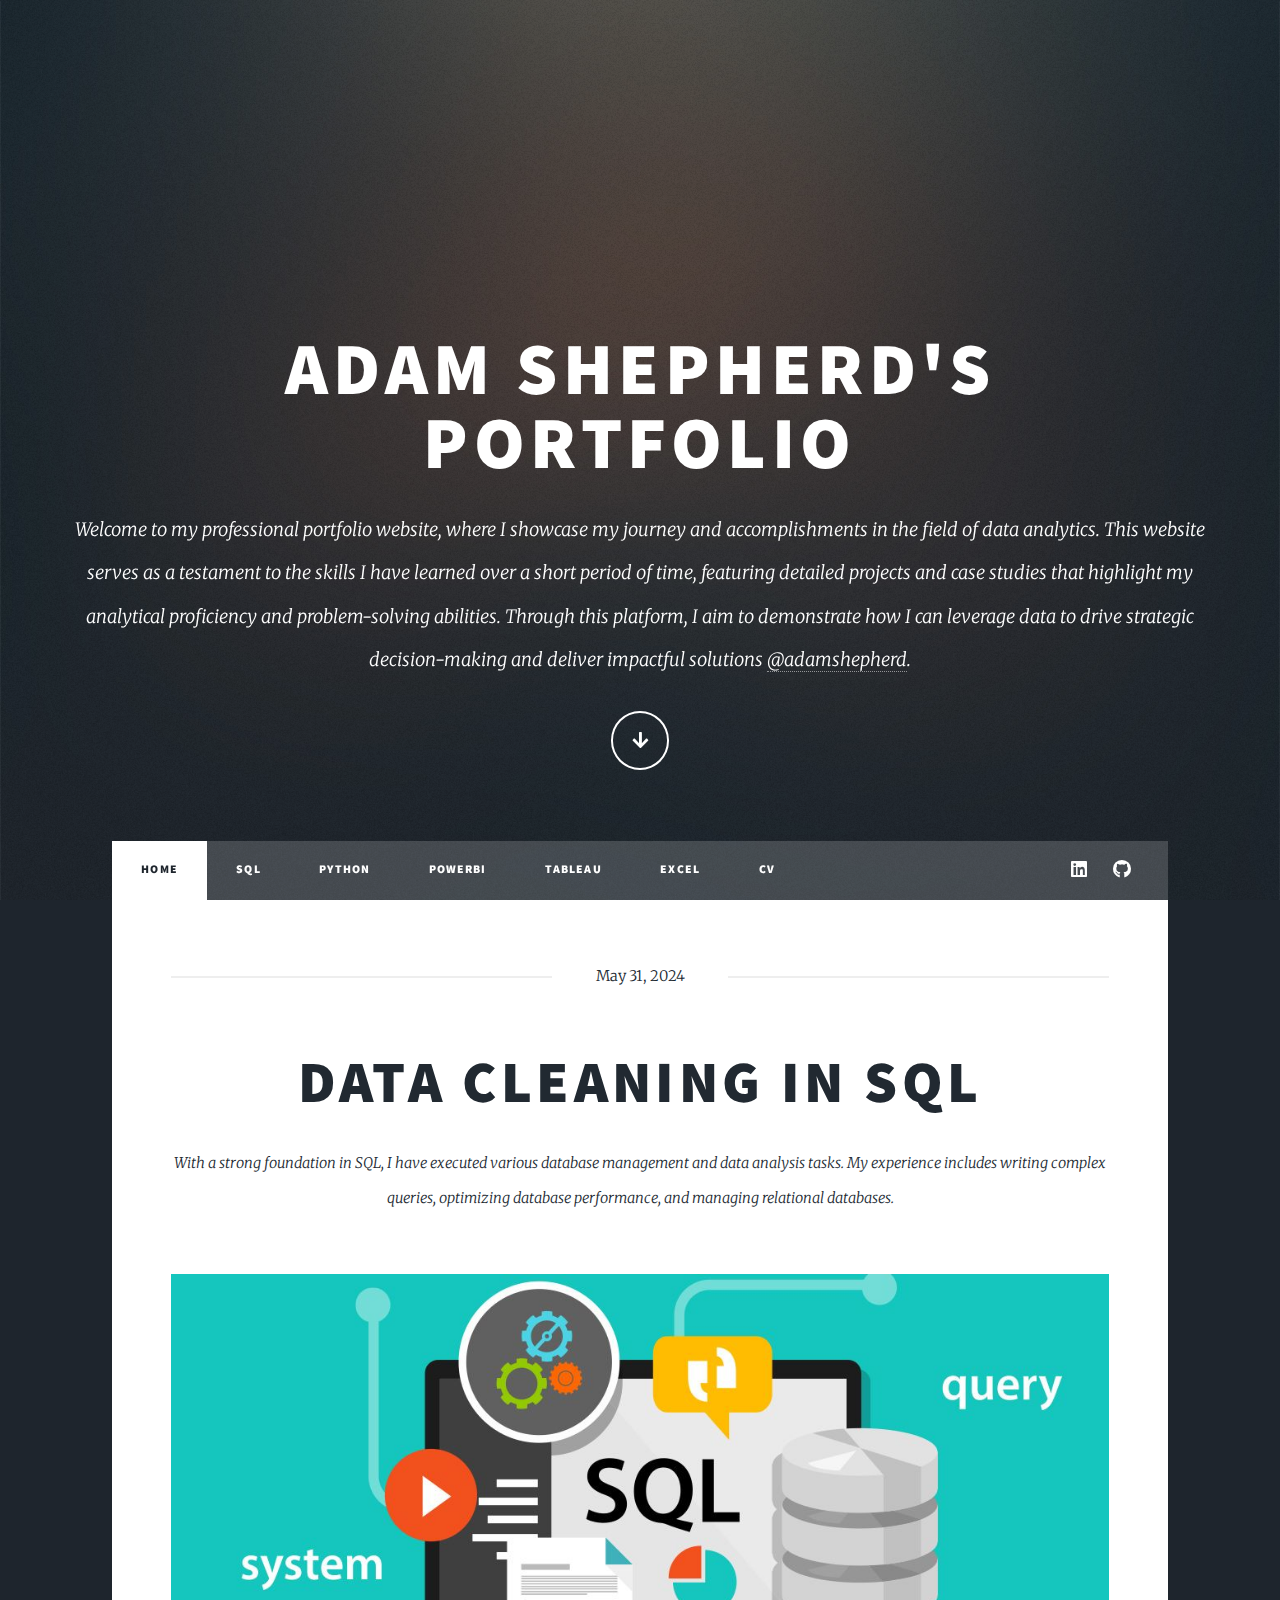
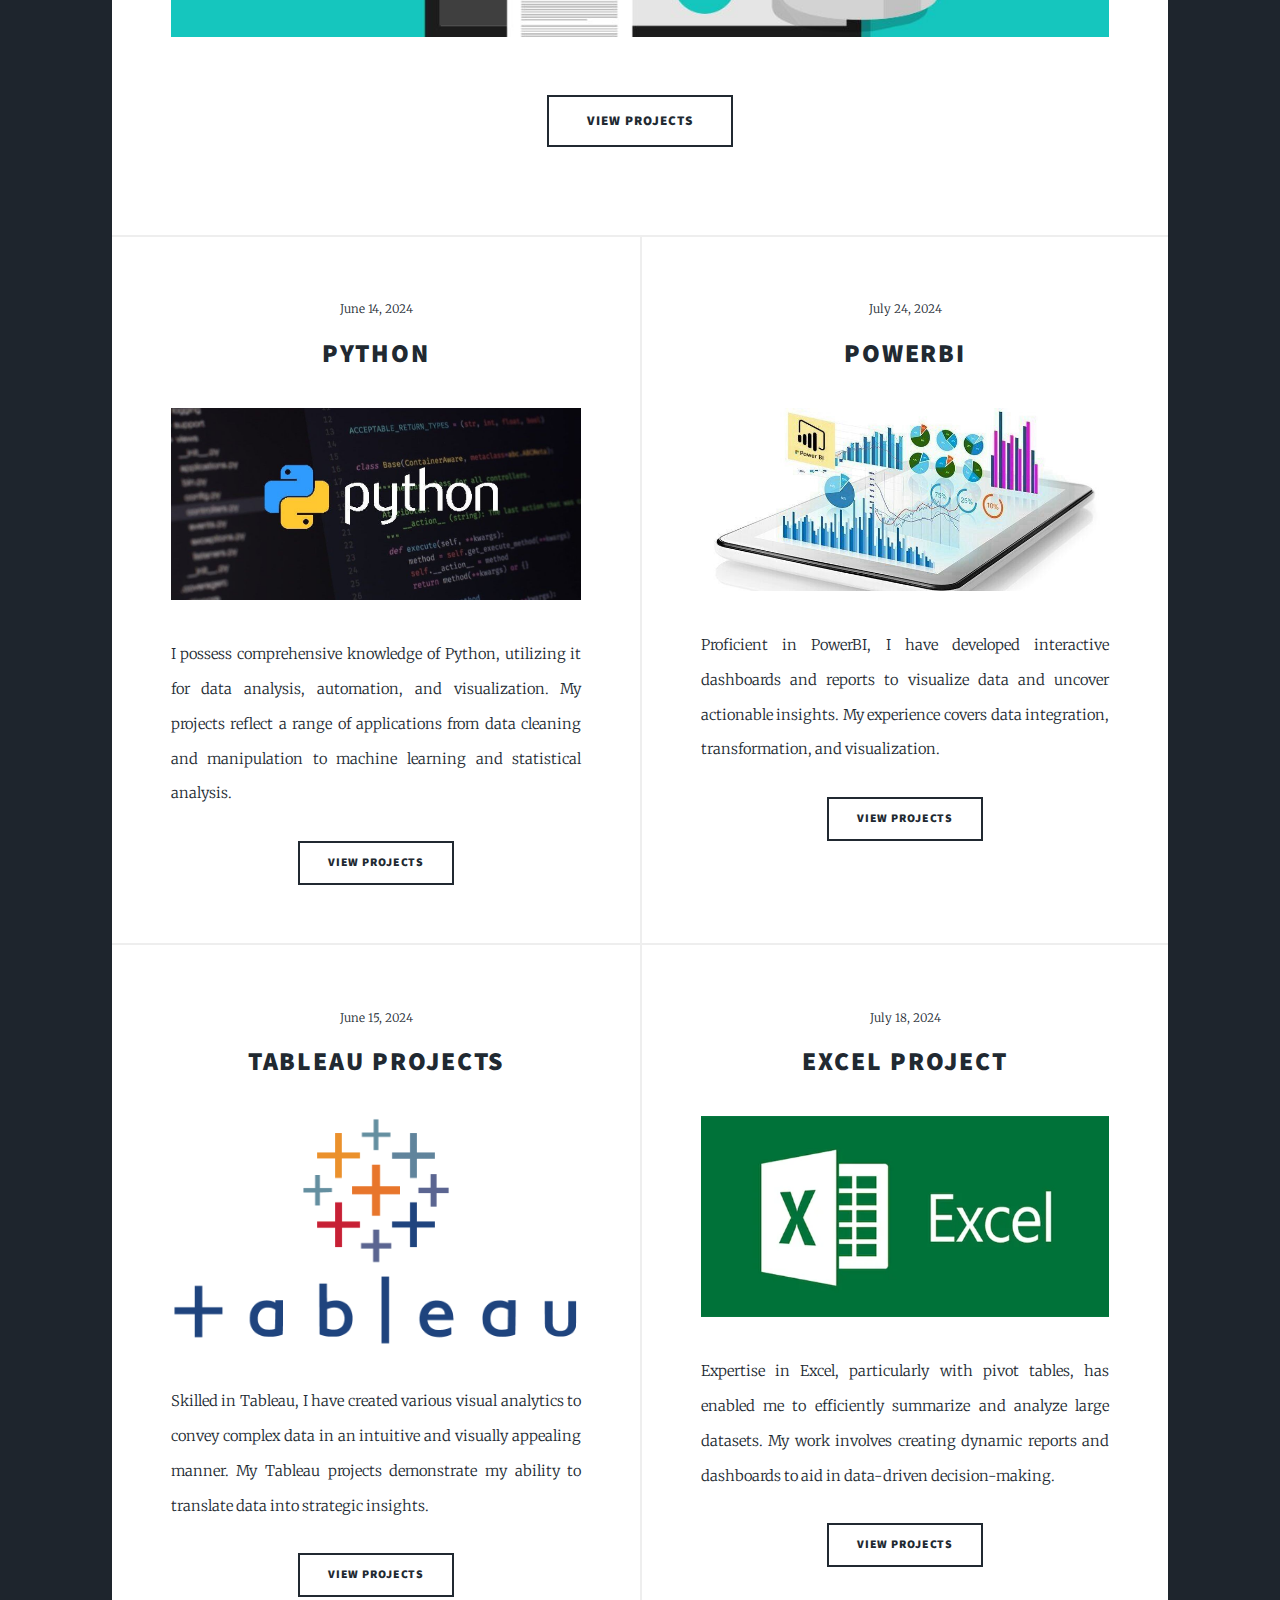
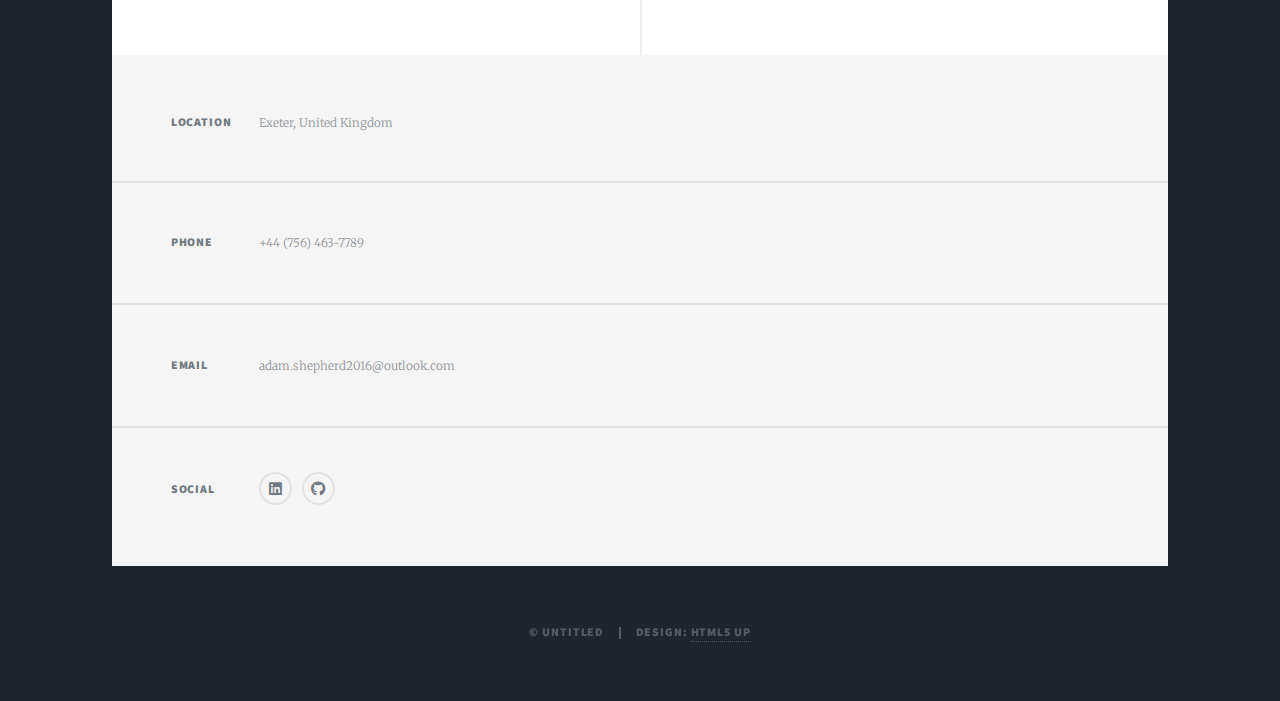
<file: index.html>
<!DOCTYPE HTML>
<!--
	Massively by HTML5 UP
	html5up.net | @ajlkn
	Free for personal and commercial use under the CCA 3.0 license (html5up.net/license)
-->
<html>
	<head>
		<title>Adam Shepherd's Portfolio</title>
		<meta charset="utf-8" />
		<meta name="viewport" content="width=device-width, initial-scale=1, user-scalable=no" />
		<link rel="stylesheet" href="assets/css/main.css" />
		<noscript><link rel="stylesheet" href="assets/css/noscript.css" /></noscript>
	</head>
	<body class="is-preload">

		<!-- Wrapper -->
			<div id="wrapper" class="fade-in">

				<!-- Intro -->
					<div id="intro">
						<h1>Adam Shepherd's<br />
						Portfolio</h1>
						<p>Welcome to my professional portfolio website, where I showcase my journey and accomplishments in the field of data analytics. This website serves as a testament to the skills I have learned over a short period of time, featuring detailed projects and case studies that highlight my analytical proficiency and problem-solving abilities. Through this platform, I aim to demonstrate how I can leverage data to drive strategic decision-making and deliver impactful solutions <a href="https://www.linkedin.com/in/adam-shepherd-710700203/">@adamshepherd</a>.</p>
						<ul class="actions">
							<li><a href="#header" class="button icon solid solo fa-arrow-down scrolly">Continue</a></li>
						</ul>
					</div>

				<!-- Header -->
					<header id="header">
						<a href="index.html" class="logo">Adam Shepherd</a>
					</header>

				<!-- Nav -->
				<nav id="nav">
					<ul class="links">
						<li class="active"><a href="index.html">Home</a></li>
						<li><a href="SQL.html">SQL</a></li>
						<li><a href="Python.html">Python</a></li>
						<li><a href="PowerBI.html">PowerBI</a></li>
						<li><a href="Tableau.html">Tableau</a></li>
						<li><a href="Excel.html">Excel</a></li>
						<li><a href="cv.html">CV</a></li>
					</ul>
					<ul class="icons">
						<li><a href="https://www.linkedin.com/in/adam-shepherd-710700203/" class="icon brands alt fa-linkedin"><span class="label">LinkedIn</span></a></li>
						<li><a href="https://github.com/Adamshepherd36" class="icon brands alt fa-github"><span class="label">GitHub</span></a></li>
					</ul>
				</nav>

				<!-- Main -->
					<div id="main">

						<!-- Featured Post -->
							<article class="post featured">
								<header class="major">
									<span class="date">May 31, 2024</span>
									<h2><a href="SQL.html">Data cleaning in SQL<br />
									</a></h2>
									<p>With a strong foundation in SQL, I have executed various database management and data analysis tasks. My experience includes writing complex queries, optimizing database performance, and managing relational databases.</p>
								</header>
								<a href="SQL.html" class="image main"><img src="images/SQL.jpeg" alt="" /></a>
								<ul class="actions special">
									<li><a href="SQL.html" class="button large">View Projects</a></li>
								</ul>
							</article>

						<!-- Posts -->
							<section class="posts">
								<article>
									<header>
										<span class="date">June 14, 2024</span>
										<h2><a href="Python.html">Python<br />
										
									</header>
									<a href="Python.html" class="image fit"><img src="images/Python.jpg" alt="" /></a>
									<p>I possess comprehensive knowledge of Python, utilizing it for data analysis, automation, and visualization. My projects reflect a range of applications from data cleaning and manipulation to machine learning and statistical analysis.</p>
									<ul class="actions special">
										<li><a href="Python.html" class="button">View projects</a></li>
									</ul>
								</article>
								<article>
									<header>
										<span class="date">July 24, 2024</span>
										<h2><a href="PowerBI.html">PowerBI<br />
										</a></h2>
									</header>
									<a href="PowerBI.html" class="image fit"><img src="images/PowerBI.jpg" alt="" /></a>
									<p>Proficient in PowerBI, I have developed interactive dashboards and reports to visualize data and uncover actionable insights. My experience covers data integration, transformation, and visualization.</p>
									<ul class="actions special">
										<li><a href="PowerBI.html" class="button">View Projects</a></li>
									</ul>
								</article>
								<article>
									<header>
										<span class="date">June 15, 2024</span>
										<h2><a href="Tableau.html">Tableau Projects<br />
										</a></h2>
									</header>
									<a href="Tableau.html" class="image fit"><img src="images/Tableau.png" alt="" /></a>
									<p>Skilled in Tableau, I have created various visual analytics to convey complex data in an intuitive and visually appealing manner. My Tableau projects demonstrate my ability to translate data into strategic insights.</p>
									<ul class="actions special">
										<li><a href="Tableau.html" class="button">View Projects</a></li>
									</ul>
								</article>
								<article>
									<header>
										<span class="date">July 18, 2024</span>
										<h2><a href="Excel.html">Excel Project<br />
										</a></h2>
									</header>
									<a href="Excel.html" class="image fit"><img src="images/Excel.webp" alt="" /></a>
									<p>Expertise in Excel, particularly with pivot tables, has enabled me to efficiently summarize and analyze large datasets. My work involves creating dynamic reports and dashboards to aid in data-driven decision-making.</p>
									<ul class="actions special">
										<li><a href="Excel.html" class="button">View Projects</a></li>
									</ul>
								</article>
							</section>

					</div>

				<!-- Footer -->
				<footer id="footer">
						
					<section class="split contact">
						<section class="alt">
							<h3>Location</h3>
							<p>Exeter, United Kingdom</p>
						</section>
						<section>
							<h3>Phone</h3>
							<p>+44 (756) 463-7789</p>
						</section>
						<section>
							<h3>Email</h3>
							<p>adam.shepherd2016@outlook.com</p>
						</section>
						<section>
							<h3>Social</h3>
							<ul class="icons alt">
								<li><a href="https://www.linkedin.com/in/adam-shepherd-710700203/" class="icon brands alt fa-linkedin"><span class="label">linkedin</span></a></li>
								<li><a href="https://github.com/Adamshepherd36" class="icon brands alt fa-github"><span class="label">GitHub</span></a></li>
							</ul>
						</section>
					</section>
				</footer>

				<!-- Copyright -->
					<div id="copyright">
						<ul><li>&copy; Untitled</li><li>Design: <a href="https://html5up.net">HTML5 UP</a></li></ul>
					</div>

			</div>

		<!-- Scripts -->
			<script src="assets/js/jquery.min.js"></script>
			<script src="assets/js/jquery.scrollex.min.js"></script>
			<script src="assets/js/jquery.scrolly.min.js"></script>
			<script src="assets/js/browser.min.js"></script>
			<script src="assets/js/breakpoints.min.js"></script>
			<script src="assets/js/util.js"></script>
			<script src="assets/js/main.js"></script>

	</body>
</html>
</file>
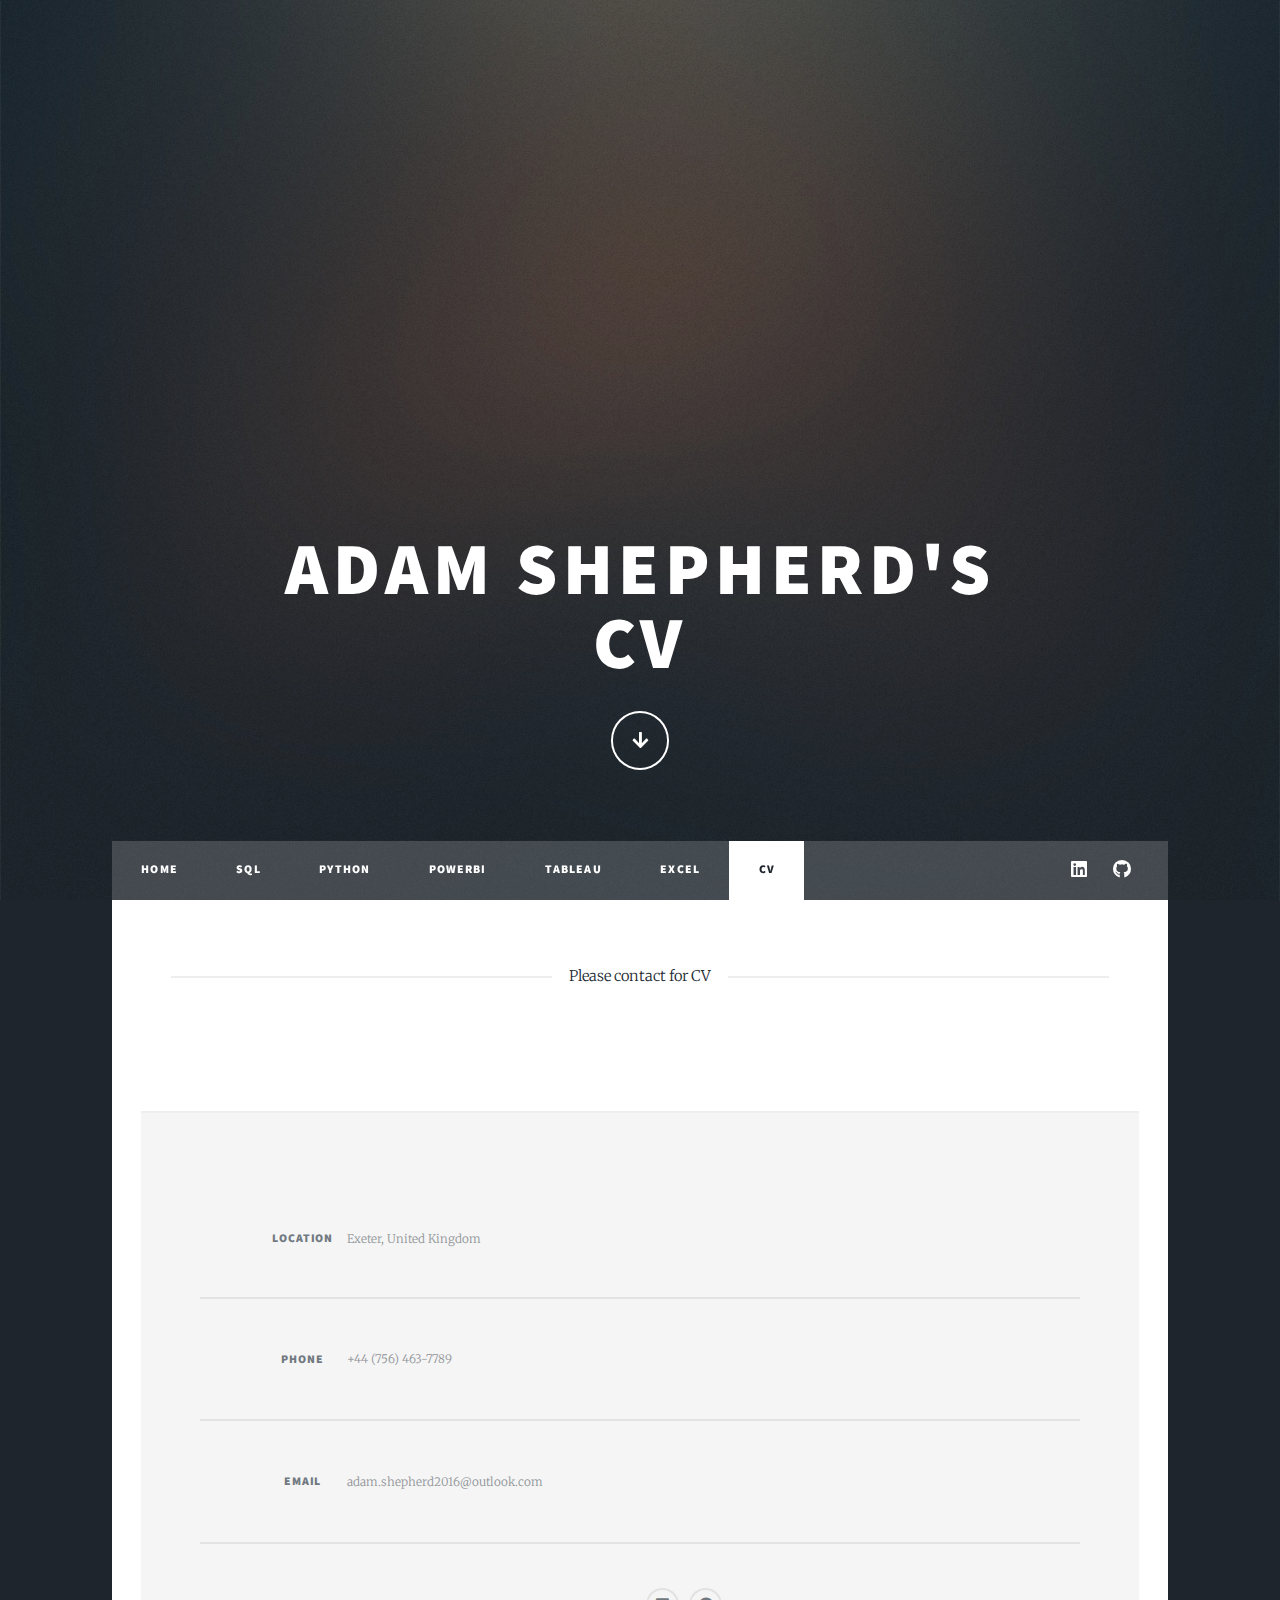
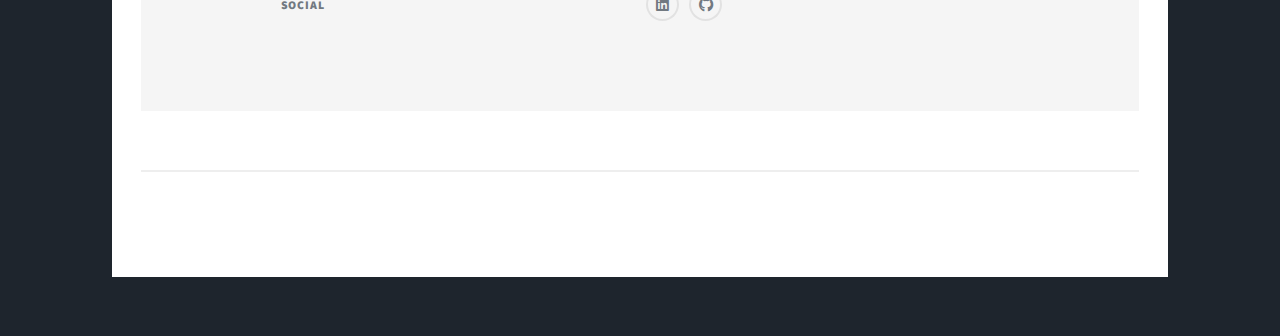
<file: cv.html>
<!DOCTYPE HTML>
<!--
	Massively by HTML5 UP
	html5up.net | @ajlkn
	Free for personal and commercial use under the CCA 3.0 license (html5up.net/license)
-->
<html>
	<head>
		<title>Adam Shepherd's CV</title>
		<meta charset="utf-8" />
		<meta name="viewport" content="width=device-width, initial-scale=1, user-scalable=no" />
		<link rel="stylesheet" href="assets/css/main.css" />
		<noscript><link rel="stylesheet" href="assets/css/noscript.css" /></noscript>
	</head>
	<body class="is-preload">

		<!-- Wrapper -->
			<div id="wrapper" class="fade-in">

				<!-- Intro -->
					<div id="intro">
						<h1>Adam Shepherd's<br />
						<span class="blue-text">CV</span></h1>
						<ul class="actions">
							<li><a href="#header" class="button icon solid solo fa-arrow-down scrolly">Continue</a></li>
						</ul>
					</div>

				<!-- Header -->
					<header id="header">
						<a href="index.html" class="logo">Adam Shepherd</a>
					</header>

				<!-- Nav -->
				<nav id="nav">
					<ul class="links">
						<li><a href="index.html">Home </a></li>
                        <li><a href="SQL.html">SQL</a></li>
						<li><a href="Python.html">Python</a></li>
						<li><a href="PowerBI.html">PowerBI</a></li>
						<li><a href="Tableau.html">Tableau</a></li>
						<li><a href="Excel.html">Excel</a></li>
                        <li class="active"><a href="cv.html">CV</a></li>
					</ul>
					<ul class="icons">
						<li><a href="https://www.linkedin.com/in/adam-shepherd-710700203/" class="icon brands alt fa-linkedin"><span class="label">LinkedIn</span></a></li>
						<li><a href="https://github.com/Adamshepherd36" class="icon brands alt fa-github"><span class="label">GitHub</span></a></li>
					</ul>
				</nav>

				<!-- Main -->
					<div id="main">


<!-- Featured Post -->
<article class="post featured">
	<header class="major">
		<span class="date">Please contact for CV</span>
	</header>
	<!-- <a href="CV - Adam Shepherd.pdf" class="image main"><img src="images/CV.png" alt="CV" /></a>
	<a href="CV - Adam Shepherd.pdf" class="image main"><img src="images/CV2.png" alt="CV" /></a> -->
</article>

						
				<!-- Footer -->
				<footer id="footer">
						
					<section class="split contact">
						<section class="alt">
							<h3>Location</h3>
							<p>Exeter, United Kingdom</p>
						</section>
						<section>
							<h3>Phone</h3>
							<p>+44 (756) 463-7789</p>
						</section>
						<section>
							<h3>Email</h3>
							<p>adam.shepherd2016@outlook.com</p>
						</section>
						<section>
							<h3>Social</h3>
							<ul class="icons alt">
								<li><a href="https://www.linkedin.com/in/adam-shepherd-710700203/" class="icon brands alt fa-linkedin"><span class="label">linkedin</span></a></li>
								<li><a href="https://github.com/Adamshepherd36" class="icon brands alt fa-github"><span class="label">GitHub</span></a></li>
							</ul>
						</section>
					</section>
				</footer>

				<!-- Copyright -->
					<div id="copyright">
						<ul><li>&copy; Untitled</li><li>Design: <a href="https://html5up.net">HTML5 UP</a></li></ul>
					</div>

			</div>

		<!-- Scripts -->
			<script src="assets/js/jquery.min.js"></script>
			<script src="assets/js/jquery.scrollex.min.js"></script>
			<script src="assets/js/jquery.scrolly.min.js"></script>
			<script src="assets/js/browser.min.js"></script>
			<script src="assets/js/breakpoints.min.js"></script>
			<script src="assets/js/util.js"></script>
			<script src="assets/js/main.js"></script>

	</body>
</html>
</file>
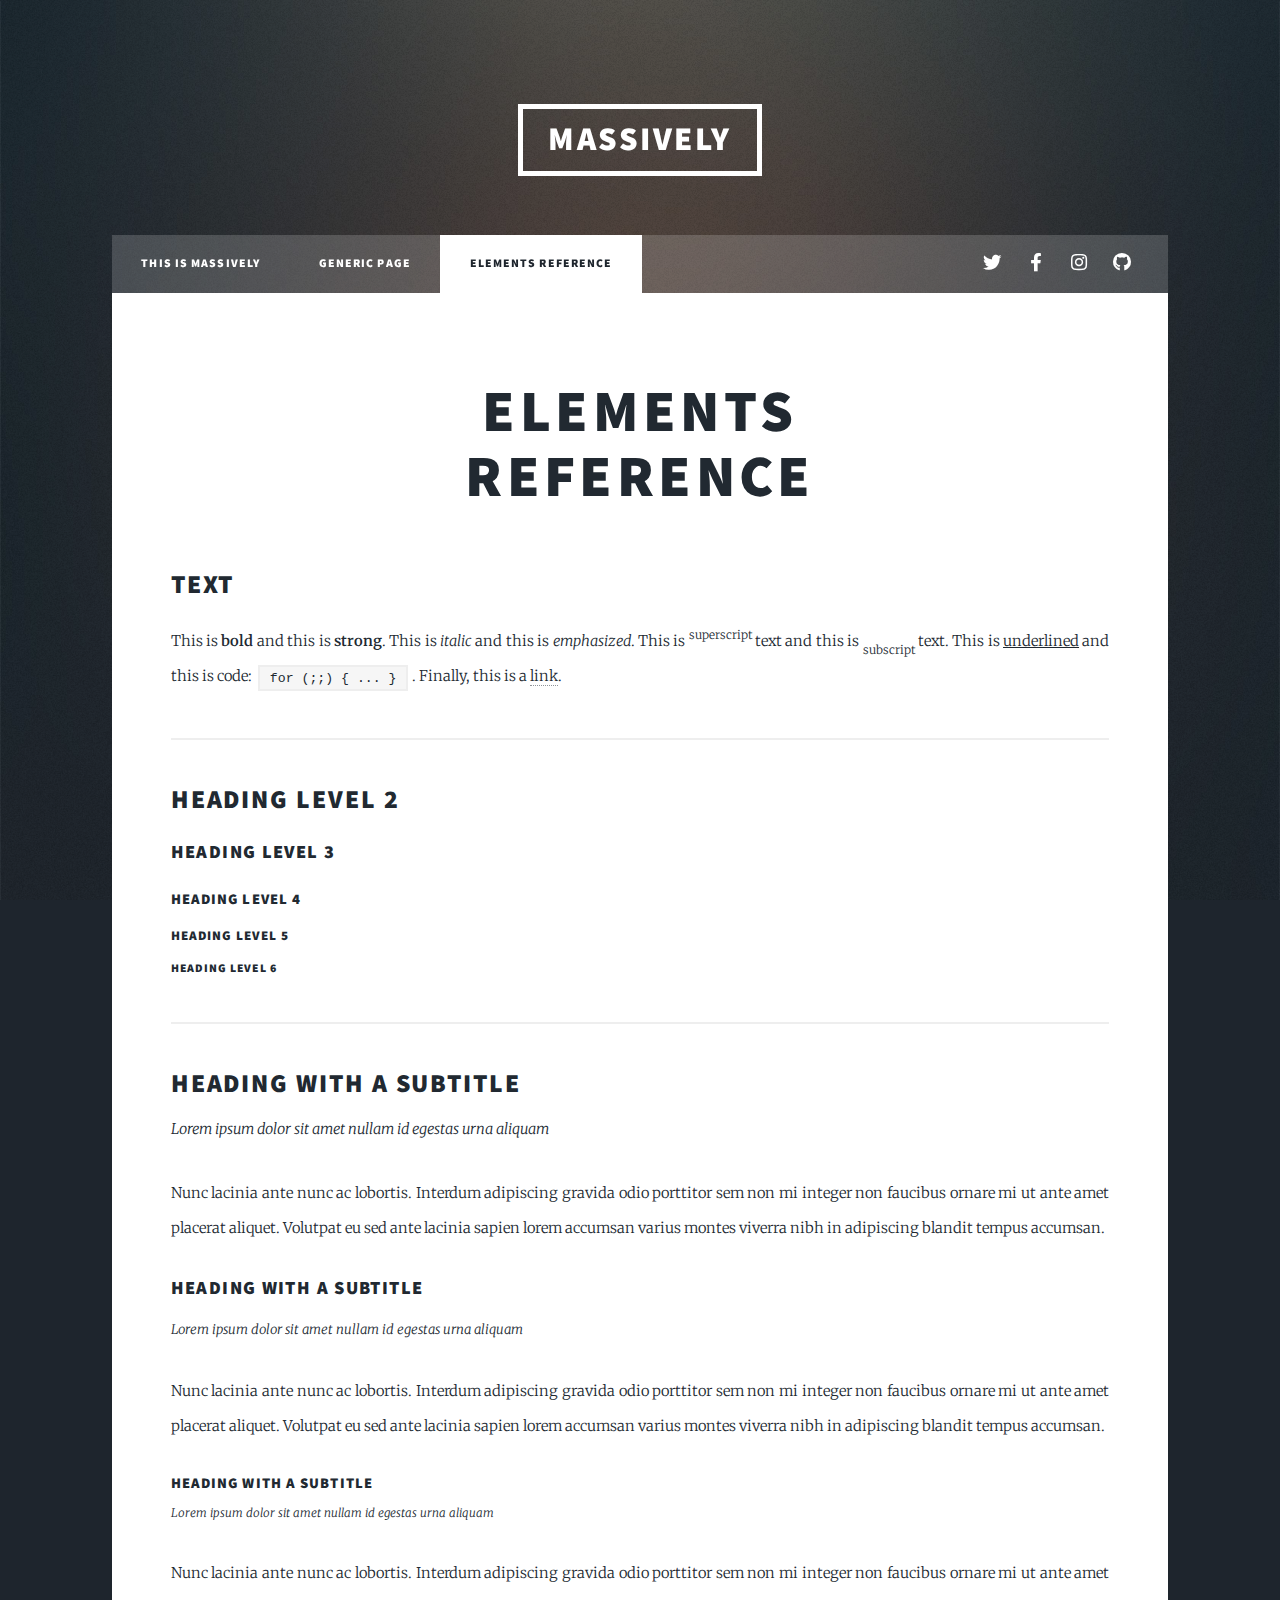
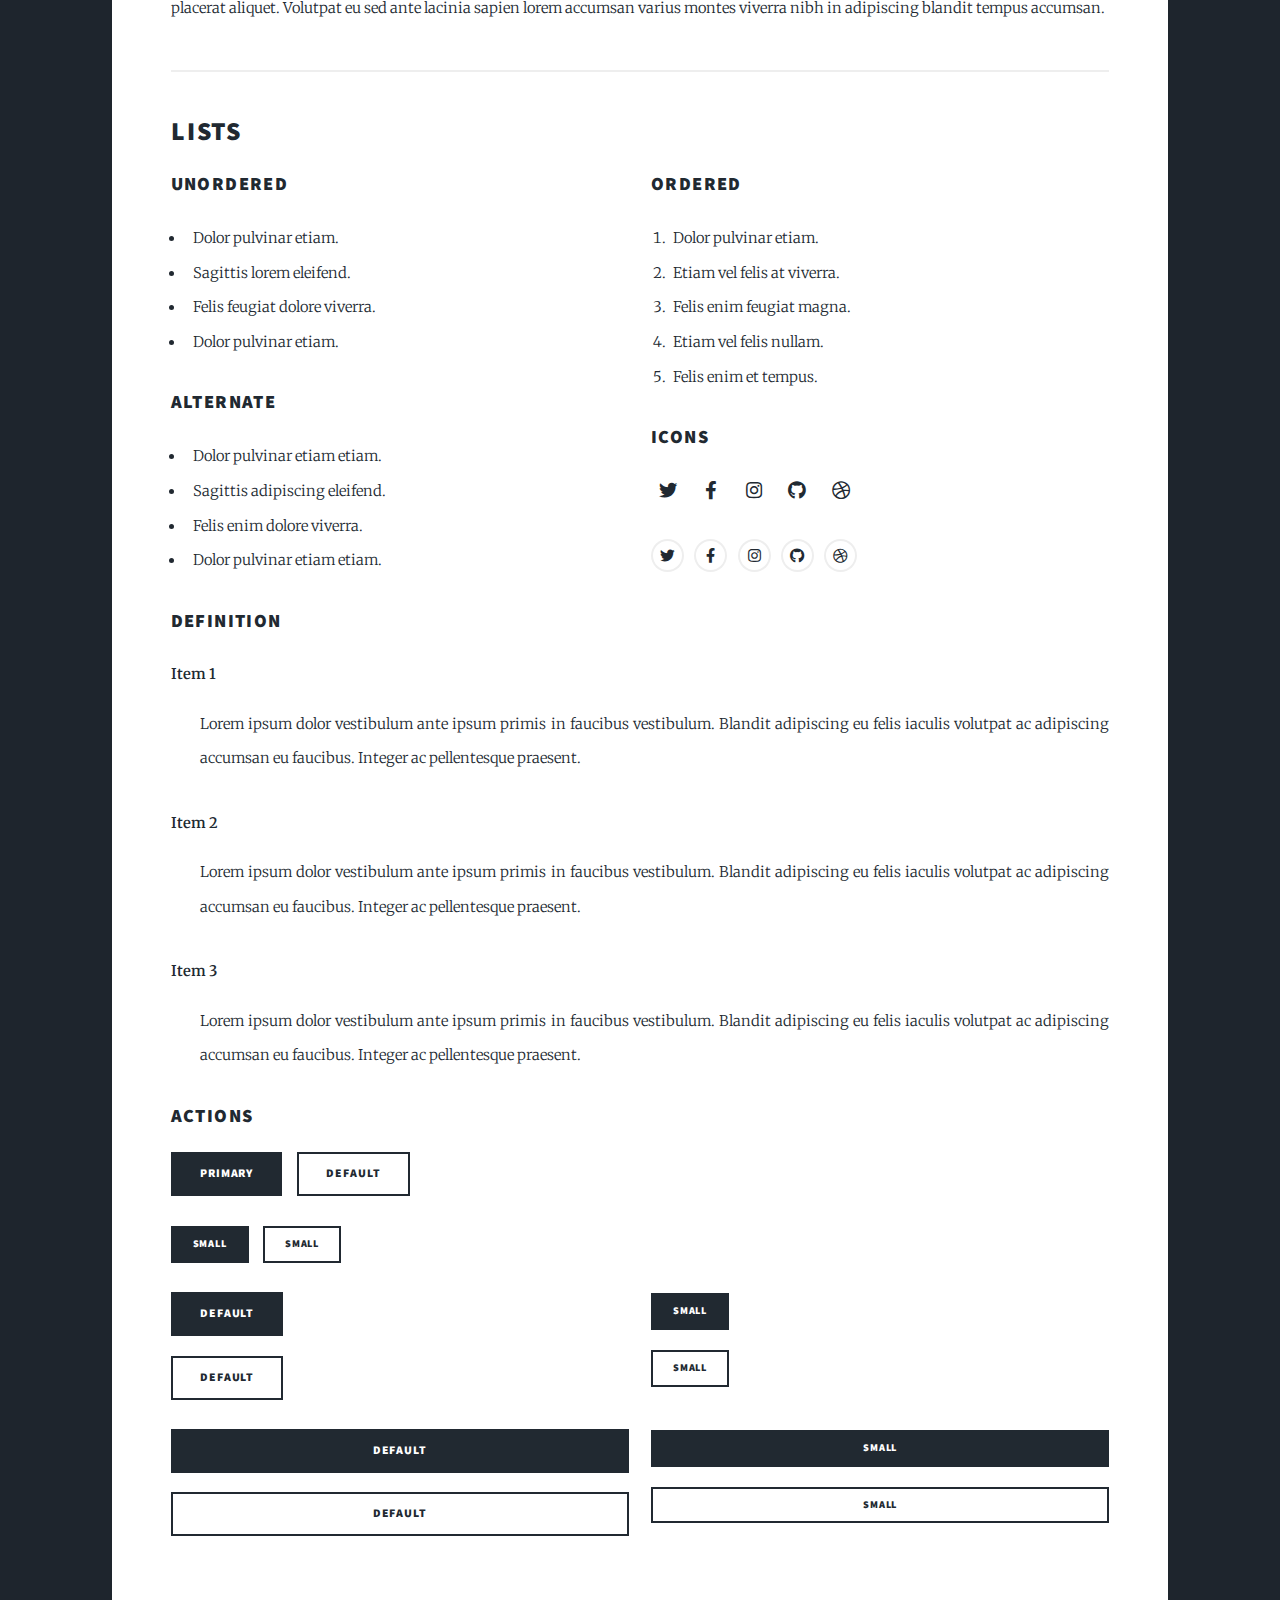
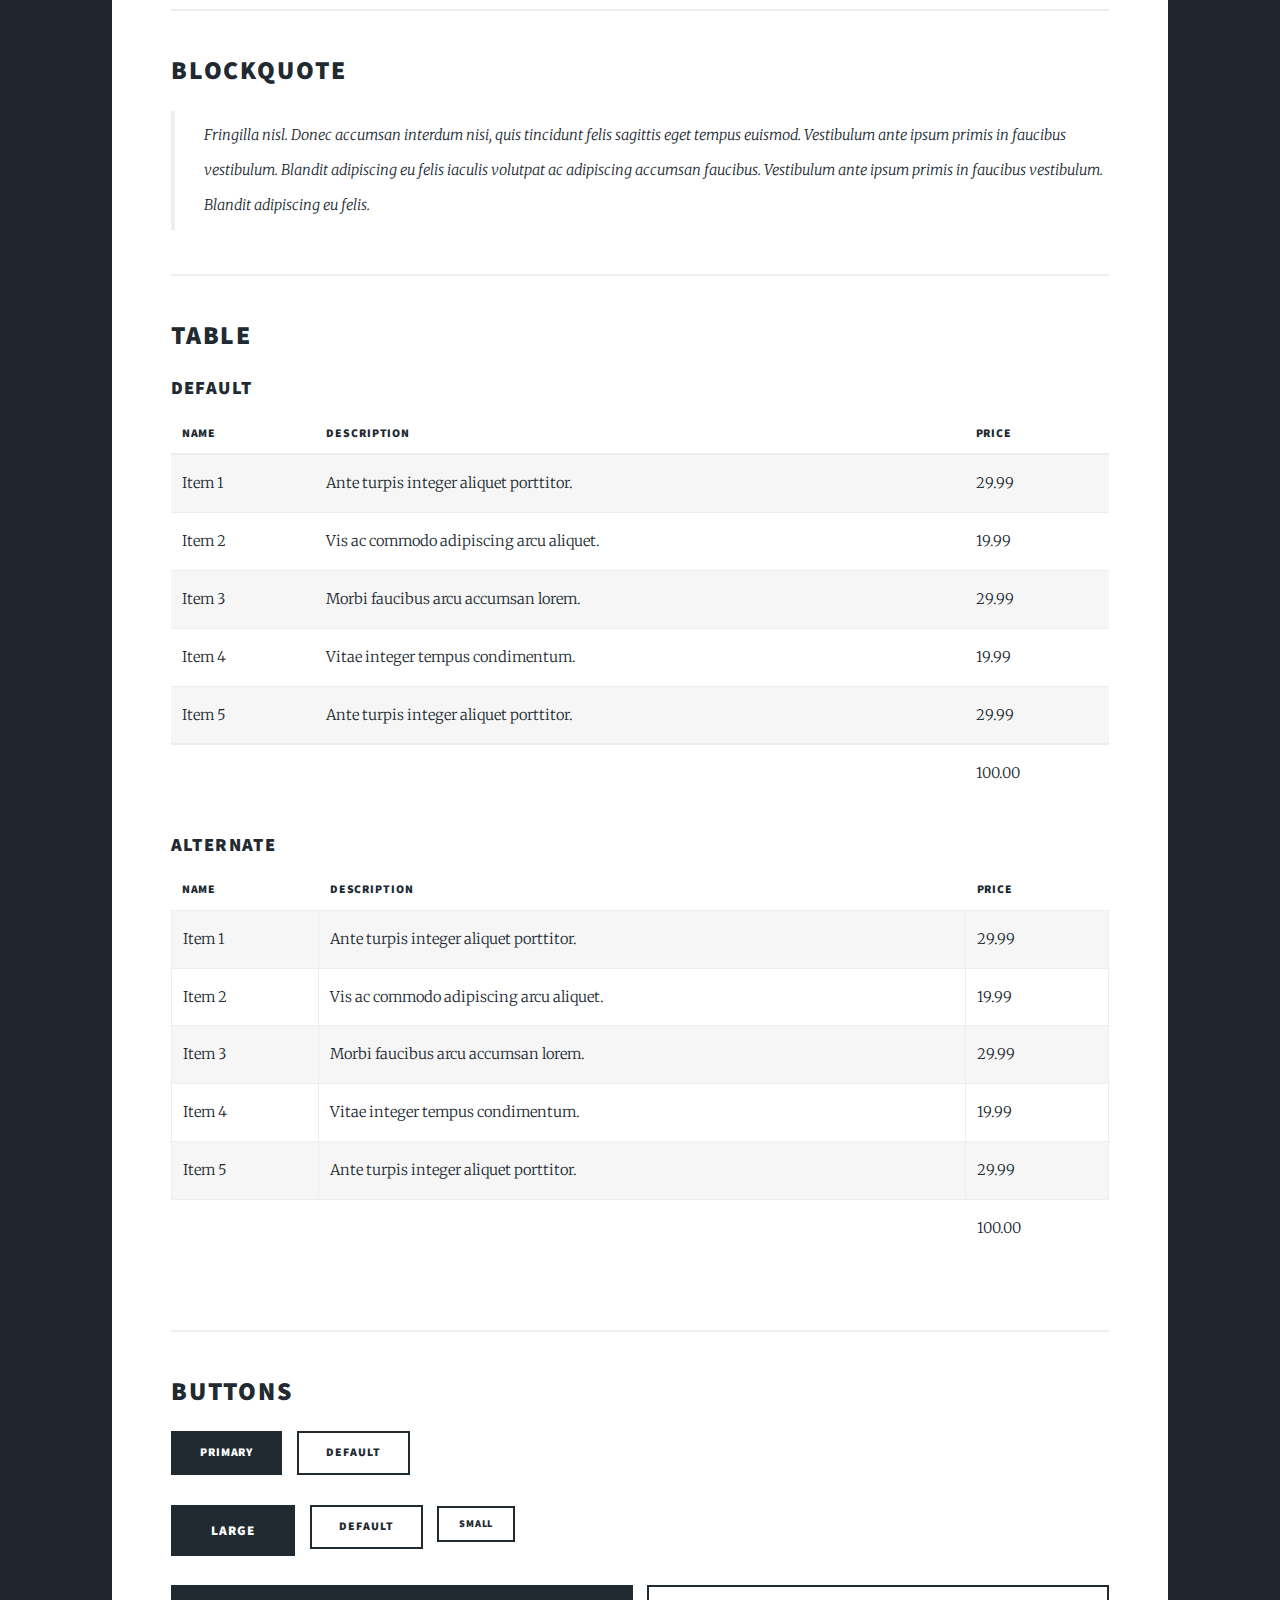
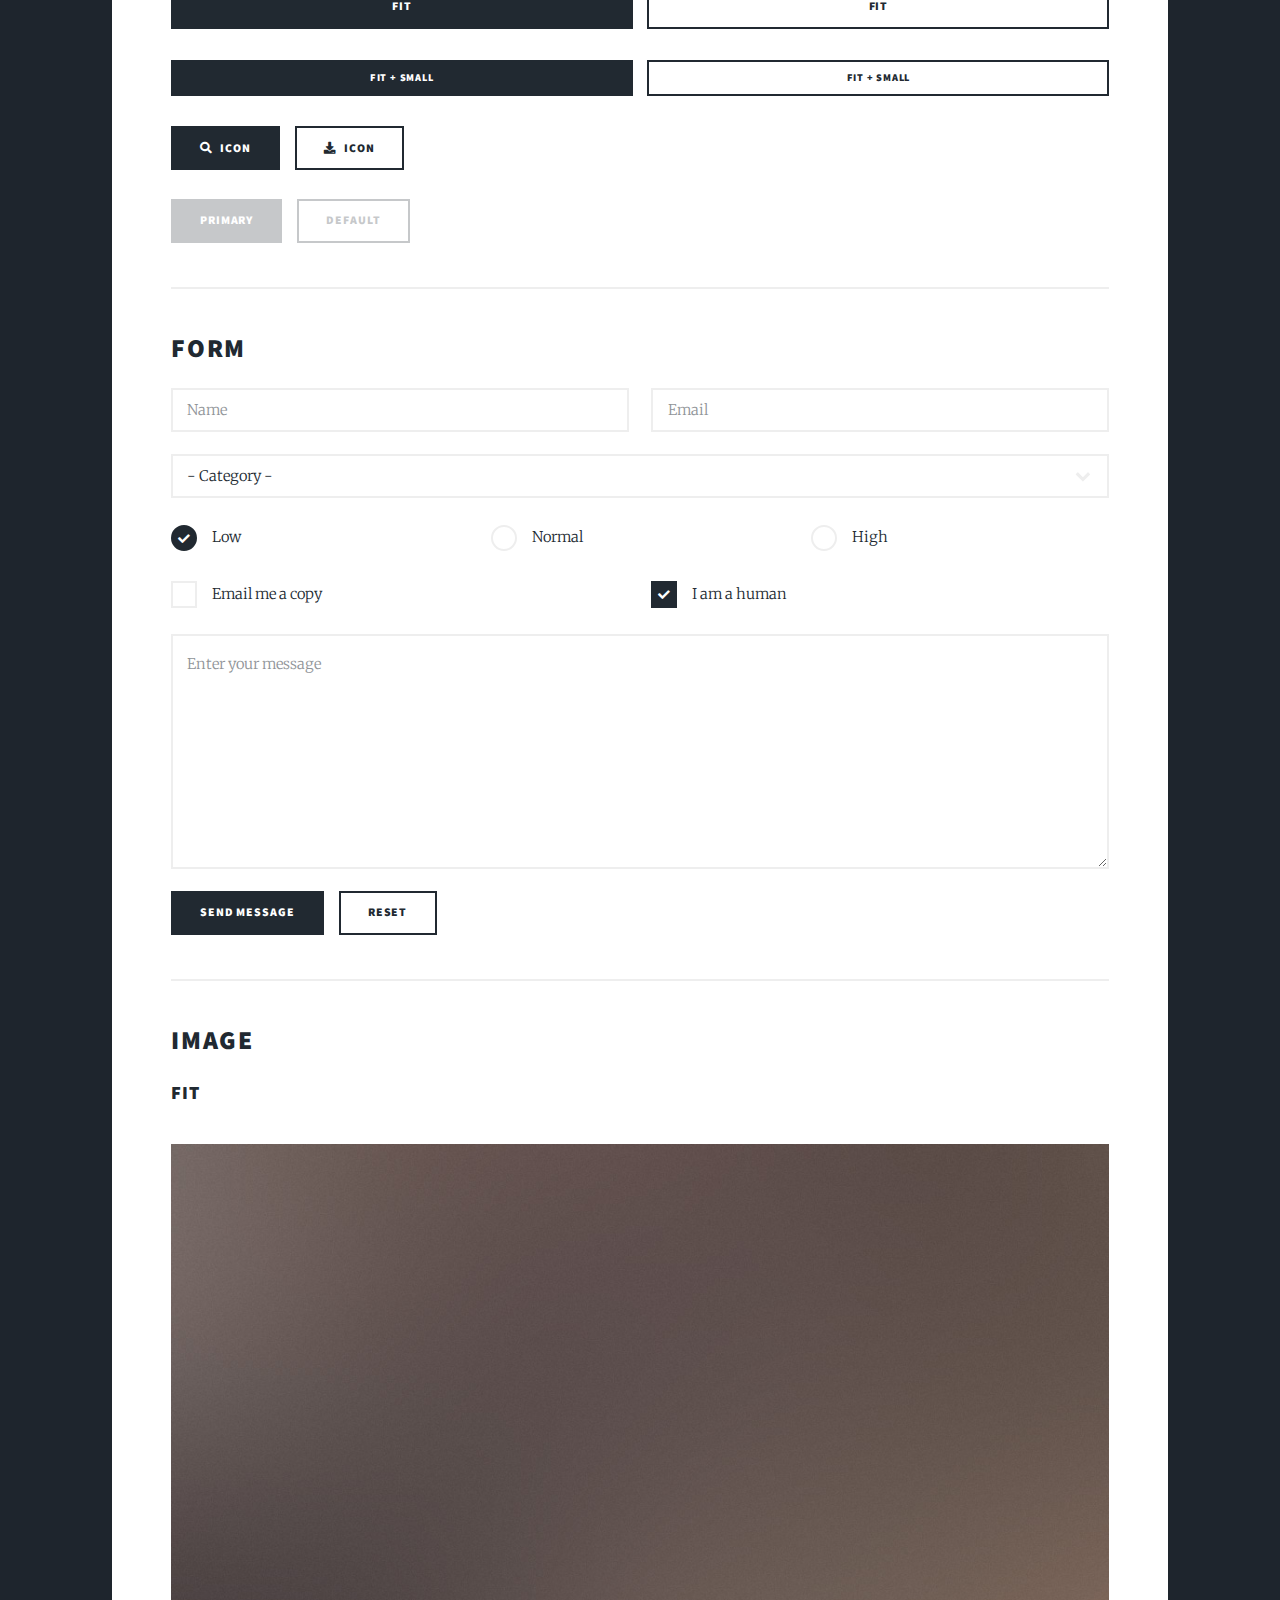
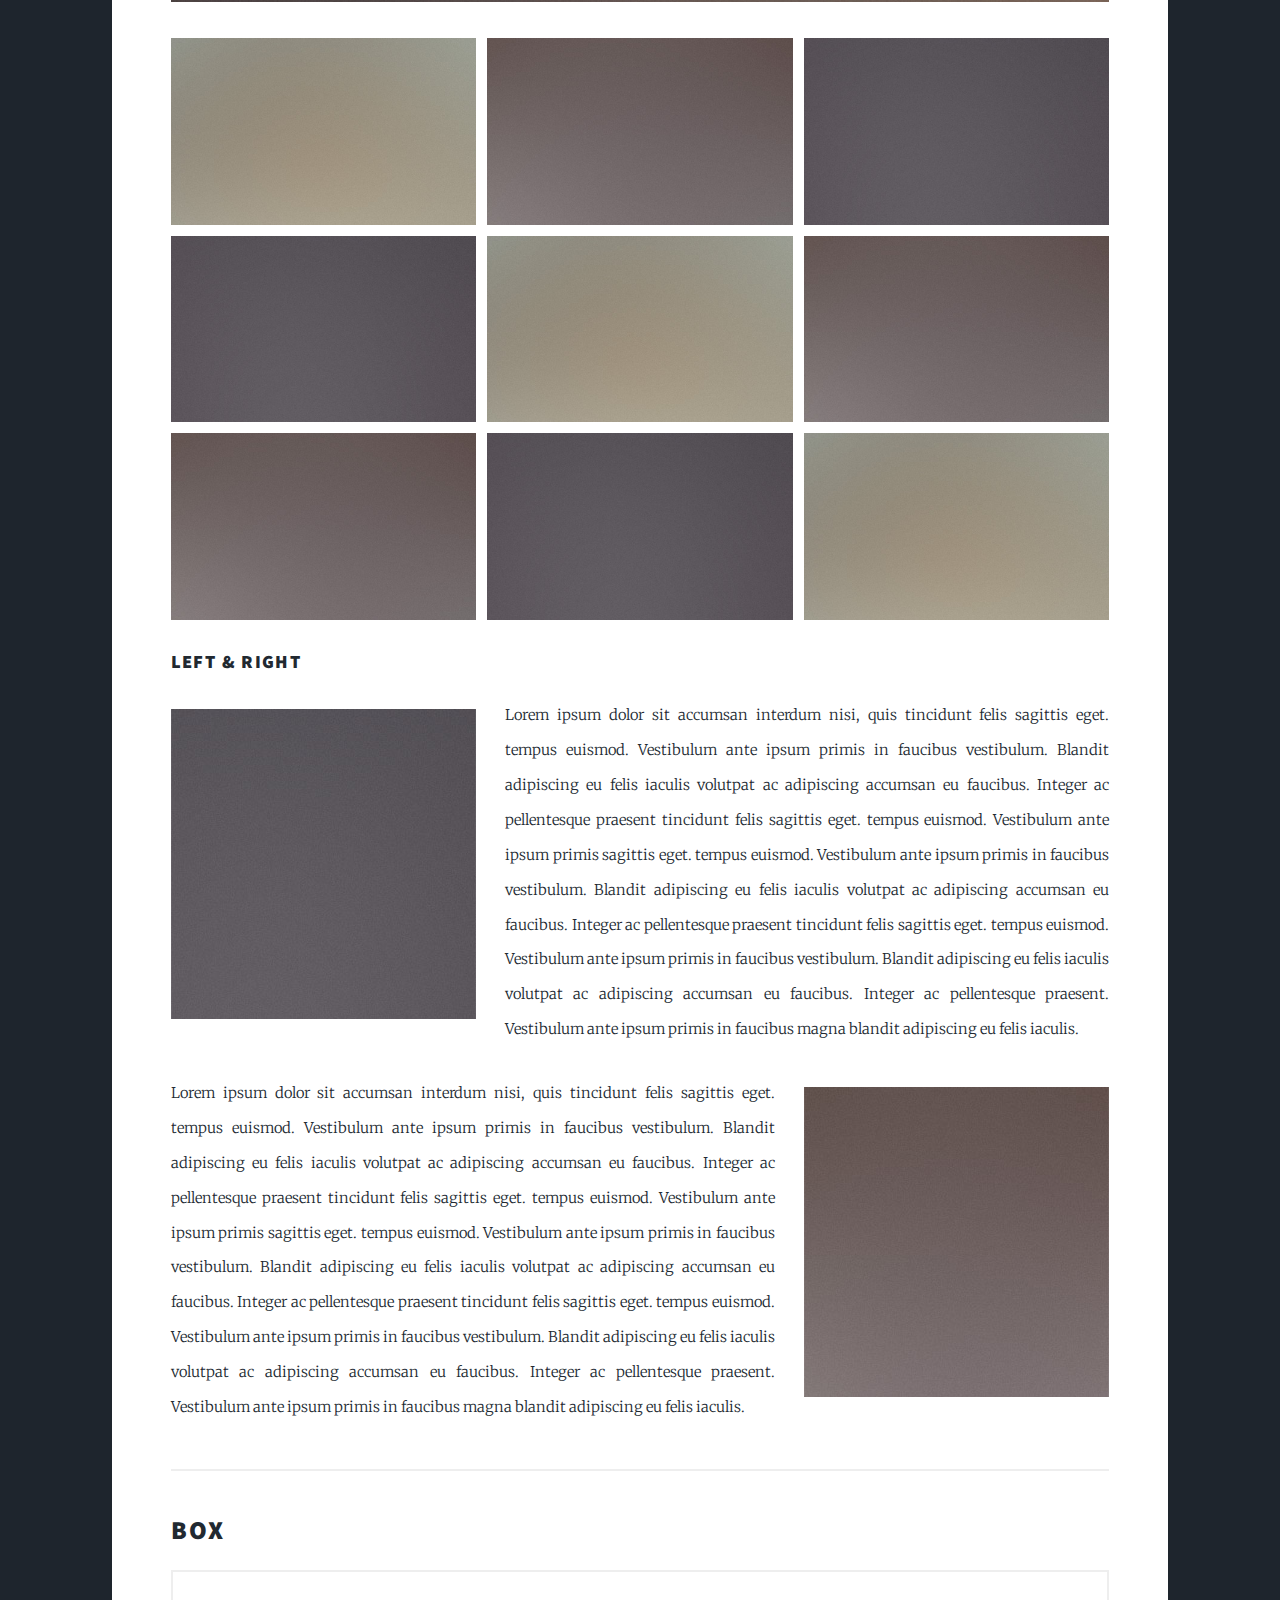
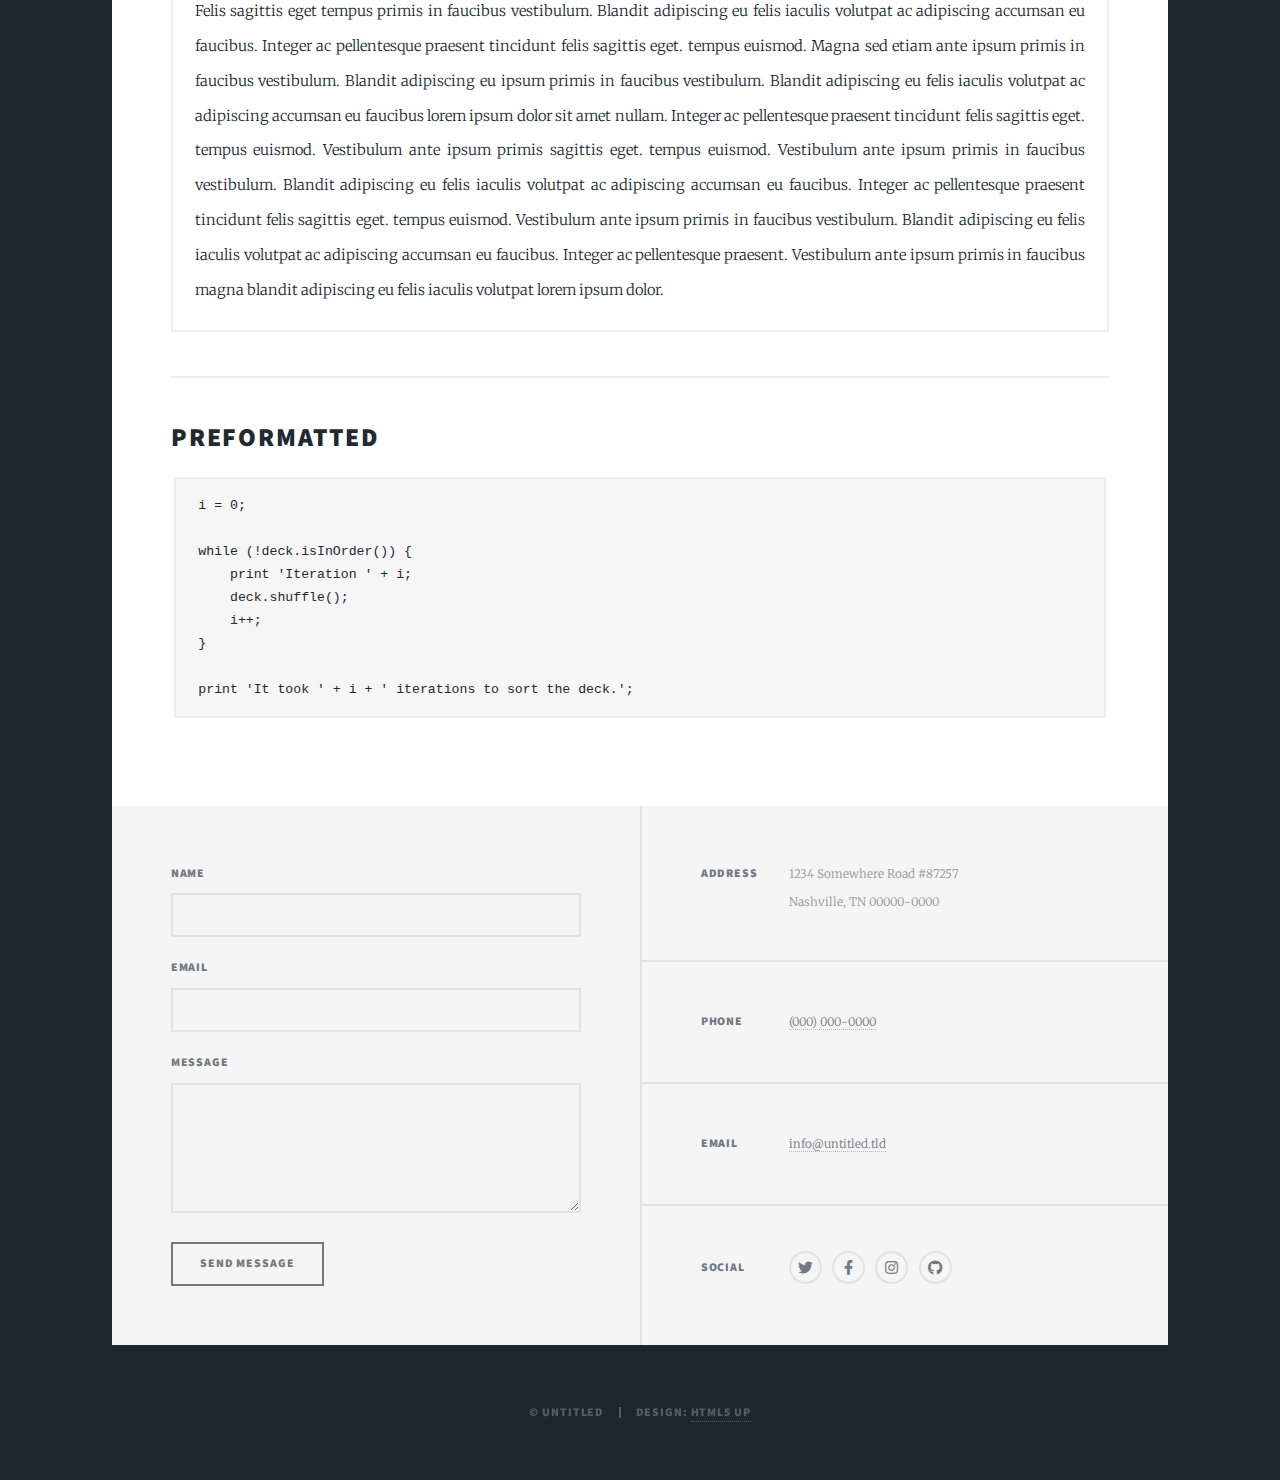
<file: elements.html>
<!DOCTYPE HTML>
<!--
	Massively by HTML5 UP
	html5up.net | @ajlkn
	Free for personal and commercial use under the CCA 3.0 license (html5up.net/license)
-->
<html>
	<head>
		<title>Elements Reference - Massively by HTML5 UP</title>
		<meta charset="utf-8" />
		<meta name="viewport" content="width=device-width, initial-scale=1, user-scalable=no" />
		<link rel="stylesheet" href="assets/css/main.css" />
		<noscript><link rel="stylesheet" href="assets/css/noscript.css" /></noscript>
	</head>
	<body class="is-preload">

		<!-- Wrapper -->
			<div id="wrapper">

				<!-- Header -->
					<header id="header">
						<a href="index.html" class="logo">Massively</a>
					</header>

				<!-- Nav -->
					<nav id="nav">
						<ul class="links">
							<li><a href="index.html">This is Massively</a></li>
							<li><a href="generic.html">Generic Page</a></li>
							<li class="active"><a href="elements.html">Elements Reference</a></li>
						</ul>
						<ul class="icons">
							<li><a href="#" class="icon brands fa-twitter"><span class="label">Twitter</span></a></li>
							<li><a href="#" class="icon brands fa-facebook-f"><span class="label">Facebook</span></a></li>
							<li><a href="#" class="icon brands fa-instagram"><span class="label">Instagram</span></a></li>
							<li><a href="#" class="icon brands fa-github"><span class="label">GitHub</span></a></li>
						</ul>
					</nav>

				<!-- Main -->
					<div id="main">

						<!-- Post -->
							<section class="post">
								<header class="major">
									<h1>Elements<br />
									Reference</h1>
								</header>

								<!-- Text stuff -->
									<h2>Text</h2>
									<p>This is <b>bold</b> and this is <strong>strong</strong>. This is <i>italic</i> and this is <em>emphasized</em>.
									This is <sup>superscript</sup> text and this is <sub>subscript</sub> text.
									This is <u>underlined</u> and this is code: <code>for (;;) { ... }</code>.
									Finally, this is a <a href="#">link</a>.</p>
									<hr />
									<h2>Heading Level 2</h2>
									<h3>Heading Level 3</h3>
									<h4>Heading Level 4</h4>
									<h5>Heading Level 5</h5>
									<h6>Heading Level 6</h6>
									<hr />
									<header>
										<h2>Heading with a Subtitle</h2>
										<p>Lorem ipsum dolor sit amet nullam id egestas urna aliquam</p>
									</header>
									<p>Nunc lacinia ante nunc ac lobortis. Interdum adipiscing gravida odio porttitor sem non mi integer non faucibus ornare mi ut ante amet placerat aliquet. Volutpat eu sed ante lacinia sapien lorem accumsan varius montes viverra nibh in adipiscing blandit tempus accumsan.</p>
									<header>
										<h3>Heading with a Subtitle</h3>
										<p>Lorem ipsum dolor sit amet nullam id egestas urna aliquam</p>
									</header>
									<p>Nunc lacinia ante nunc ac lobortis. Interdum adipiscing gravida odio porttitor sem non mi integer non faucibus ornare mi ut ante amet placerat aliquet. Volutpat eu sed ante lacinia sapien lorem accumsan varius montes viverra nibh in adipiscing blandit tempus accumsan.</p>
									<header>
										<h4>Heading with a Subtitle</h4>
										<p>Lorem ipsum dolor sit amet nullam id egestas urna aliquam</p>
									</header>
									<p>Nunc lacinia ante nunc ac lobortis. Interdum adipiscing gravida odio porttitor sem non mi integer non faucibus ornare mi ut ante amet placerat aliquet. Volutpat eu sed ante lacinia sapien lorem accumsan varius montes viverra nibh in adipiscing blandit tempus accumsan.</p>

									<hr />

								<!-- Lists -->
									<h2>Lists</h2>
									<div class="row">
										<div class="col-6 col-12-small">

											<h3>Unordered</h3>
											<ul>
												<li>Dolor pulvinar etiam.</li>
												<li>Sagittis lorem eleifend.</li>
												<li>Felis feugiat dolore viverra.</li>
												<li>Dolor pulvinar etiam.</li>
											</ul>

											<h3>Alternate</h3>
											<ul class="alt">
												<li>Dolor pulvinar etiam etiam.</li>
												<li>Sagittis adipiscing eleifend.</li>
												<li>Felis enim dolore viverra.</li>
												<li>Dolor pulvinar etiam etiam.</li>
											</ul>

										</div>
										<div class="col-6 col-12-small">

											<h3>Ordered</h3>
											<ol>
												<li>Dolor pulvinar etiam.</li>
												<li>Etiam vel felis at viverra.</li>
												<li>Felis enim feugiat magna.</li>
												<li>Etiam vel felis nullam.</li>
												<li>Felis enim et tempus.</li>
											</ol>

											<h3>Icons</h3>
											<ul class="icons">
												<li><a href="#" class="icon brands fa-twitter"><span class="label">Twitter</span></a></li>
												<li><a href="#" class="icon brands fa-facebook-f"><span class="label">Facebook</span></a></li>
												<li><a href="#" class="icon brands fa-instagram"><span class="label">Instagram</span></a></li>
												<li><a href="#" class="icon brands fa-github"><span class="label">Github</span></a></li>
												<li><a href="#" class="icon brands fa-dribbble"><span class="label">Dribbble</span></a></li>
											</ul>
											<ul class="icons alt">
												<li><a href="#" class="icon brands alt fa-twitter"><span class="label">Twitter</span></a></li>
												<li><a href="#" class="icon brands alt fa-facebook-f"><span class="label">Facebook</span></a></li>
												<li><a href="#" class="icon brands alt fa-instagram"><span class="label">Instagram</span></a></li>
												<li><a href="#" class="icon brands alt fa-github"><span class="label">Github</span></a></li>
												<li><a href="#" class="icon brands alt fa-dribbble"><span class="label">Dribbble</span></a></li>
											</ul>

										</div>
									</div>
									<h3>Definition</h3>
									<dl>
										<dt>Item 1</dt>
										<dd>
											<p>Lorem ipsum dolor vestibulum ante ipsum primis in faucibus vestibulum. Blandit adipiscing eu felis iaculis volutpat ac adipiscing accumsan eu faucibus. Integer ac pellentesque praesent.</p>
										</dd>
										<dt>Item 2</dt>
										<dd>
											<p>Lorem ipsum dolor vestibulum ante ipsum primis in faucibus vestibulum. Blandit adipiscing eu felis iaculis volutpat ac adipiscing accumsan eu faucibus. Integer ac pellentesque praesent.</p>
										</dd>
										<dt>Item 3</dt>
										<dd>
											<p>Lorem ipsum dolor vestibulum ante ipsum primis in faucibus vestibulum. Blandit adipiscing eu felis iaculis volutpat ac adipiscing accumsan eu faucibus. Integer ac pellentesque praesent.</p>
										</dd>
									</dl>

									<h3>Actions</h3>
									<ul class="actions">
										<li><a href="#" class="button primary">Primary</a></li>
										<li><a href="#" class="button">Default</a></li>
									</ul>
									<ul class="actions small">
										<li><a href="#" class="button primary small">Small</a></li>
										<li><a href="#" class="button small">Small</a></li>
									</ul>
									<div class="row">
										<div class="col-6 col-12-small">
											<ul class="actions stacked">
												<li><a href="#" class="button primary">Default</a></li>
												<li><a href="#" class="button">Default</a></li>
											</ul>
										</div>
										<div class="col-6 col-12-small">
											<ul class="actions stacked">
												<li><a href="#" class="button primary small">Small</a></li>
												<li><a href="#" class="button small">Small</a></li>
											</ul>
										</div>
									</div>
									<div class="row">
										<div class="col-6 col-12-small">
											<ul class="actions stacked">
												<li><a href="#" class="button primary fit">Default</a></li>
												<li><a href="#" class="button fit">Default</a></li>
											</ul>
										</div>
										<div class="col-6 col-12-small">
											<ul class="actions stacked">
												<li><a href="#" class="button primary small fit">Small</a></li>
												<li><a href="#" class="button small fit">Small</a></li>
											</ul>
										</div>
									</div>

									<hr />

								<!-- Blockquote -->
									<h2>Blockquote</h2>
									<blockquote>Fringilla nisl. Donec accumsan interdum nisi, quis tincidunt felis sagittis eget tempus euismod. Vestibulum ante ipsum primis in faucibus vestibulum. Blandit adipiscing eu felis iaculis volutpat ac adipiscing accumsan faucibus. Vestibulum ante ipsum primis in faucibus vestibulum. Blandit adipiscing eu felis.</blockquote>

									<hr />

								<!-- Table -->
									<h2>Table</h2>

									<h3>Default</h3>
									<div class="table-wrapper">
										<table>
											<thead>
												<tr>
													<th>Name</th>
													<th>Description</th>
													<th>Price</th>
												</tr>
											</thead>
											<tbody>
												<tr>
													<td>Item 1</td>
													<td>Ante turpis integer aliquet porttitor.</td>
													<td>29.99</td>
												</tr>
												<tr>
													<td>Item 2</td>
													<td>Vis ac commodo adipiscing arcu aliquet.</td>
													<td>19.99</td>
												</tr>
												<tr>
													<td>Item 3</td>
													<td> Morbi faucibus arcu accumsan lorem.</td>
													<td>29.99</td>
												</tr>
												<tr>
													<td>Item 4</td>
													<td>Vitae integer tempus condimentum.</td>
													<td>19.99</td>
												</tr>
												<tr>
													<td>Item 5</td>
													<td>Ante turpis integer aliquet porttitor.</td>
													<td>29.99</td>
												</tr>
											</tbody>
											<tfoot>
												<tr>
													<td colspan="2"></td>
													<td>100.00</td>
												</tr>
											</tfoot>
										</table>
									</div>

									<h3>Alternate</h3>
									<div class="table-wrapper">
										<table class="alt">
											<thead>
												<tr>
													<th>Name</th>
													<th>Description</th>
													<th>Price</th>
												</tr>
											</thead>
											<tbody>
												<tr>
													<td>Item 1</td>
													<td>Ante turpis integer aliquet porttitor.</td>
													<td>29.99</td>
												</tr>
												<tr>
													<td>Item 2</td>
													<td>Vis ac commodo adipiscing arcu aliquet.</td>
													<td>19.99</td>
												</tr>
												<tr>
													<td>Item 3</td>
													<td> Morbi faucibus arcu accumsan lorem.</td>
													<td>29.99</td>
												</tr>
												<tr>
													<td>Item 4</td>
													<td>Vitae integer tempus condimentum.</td>
													<td>19.99</td>
												</tr>
												<tr>
													<td>Item 5</td>
													<td>Ante turpis integer aliquet porttitor.</td>
													<td>29.99</td>
												</tr>
											</tbody>
											<tfoot>
												<tr>
													<td colspan="2"></td>
													<td>100.00</td>
												</tr>
											</tfoot>
										</table>
									</div>

									<hr />

								<!-- Buttons -->
									<h2>Buttons</h2>
									<ul class="actions">
										<li><a href="#" class="button primary">Primary</a></li>
										<li><a href="#" class="button">Default</a></li>
									</ul>
									<ul class="actions">
										<li><a href="#" class="button primary large">Large</a></li>
										<li><a href="#" class="button">Default</a></li>
										<li><a href="#" class="button small">Small</a></li>
									</ul>
									<ul class="actions fit">
										<li><a href="#" class="button primary fit">Fit</a></li>
										<li><a href="#" class="button fit">Fit</a></li>
									</ul>
									<ul class="actions fit small">
										<li><a href="#" class="button primary fit small">Fit + Small</a></li>
										<li><a href="#" class="button fit small">Fit + Small</a></li>
									</ul>
									<ul class="actions">
										<li><a href="#" class="button primary icon solid fa-search">Icon</a></li>
										<li><a href="#" class="button icon solid fa-download">Icon</a></li>
									</ul>
									<ul class="actions">
										<li><span class="button primary disabled">Primary</span></li>
										<li><span class="button disabled">Default</span></li>
									</ul>

									<hr />

								<!-- Form -->
									<h2>Form</h2>

									<form method="post" action="#">
										<div class="row gtr-uniform">
											<div class="col-6 col-12-xsmall">
												<input type="text" name="demo-name" id="demo-name" value="" placeholder="Name" />
											</div>
											<div class="col-6 col-12-xsmall">
												<input type="email" name="demo-email" id="demo-email" value="" placeholder="Email" />
											</div>
											<!-- Break -->
											<div class="col-12">
												<select name="demo-category" id="demo-category">
													<option value="">- Category -</option>
													<option value="1">Manufacturing</option>
													<option value="1">Shipping</option>
													<option value="1">Administration</option>
													<option value="1">Human Resources</option>
												</select>
											</div>
											<!-- Break -->
											<div class="col-4 col-12-small">
												<input type="radio" id="demo-priority-low" name="demo-priority" checked>
												<label for="demo-priority-low">Low</label>
											</div>
											<div class="col-4 col-12-small">
												<input type="radio" id="demo-priority-normal" name="demo-priority">
												<label for="demo-priority-normal">Normal</label>
											</div>
											<div class="col-4 col-12-small">
												<input type="radio" id="demo-priority-high" name="demo-priority">
												<label for="demo-priority-high">High</label>
											</div>
											<!-- Break -->
											<div class="col-6 col-12-small">
												<input type="checkbox" id="demo-copy" name="demo-copy">
												<label for="demo-copy">Email me a copy</label>
											</div>
											<div class="col-6 col-12-small">
												<input type="checkbox" id="demo-human" name="demo-human" checked>
												<label for="demo-human">I am a human</label>
											</div>
											<!-- Break -->
											<div class="col-12">
												<textarea name="demo-message" id="demo-message" placeholder="Enter your message" rows="6"></textarea>
											</div>
											<!-- Break -->
											<div class="col-12">
												<ul class="actions">
													<li><input type="submit" value="Send Message" class="primary" /></li>
													<li><input type="reset" value="Reset" /></li>
												</ul>
											</div>
										</div>
									</form>

									<hr />

								<!-- Image -->
									<h2>Image</h2>

									<h3>Fit</h3>
									<span class="image fit"><img src="images/pic01.jpg" alt="" /></span>
									<div class="box alt">
										<div class="row gtr-50 gtr-uniform">
											<div class="col-4"><span class="image fit"><img src="images/pic02.jpg" alt="" /></span></div>
											<div class="col-4"><span class="image fit"><img src="images/pic03.jpg" alt="" /></span></div>
											<div class="col-4"><span class="image fit"><img src="images/pic04.jpg" alt="" /></span></div>
											<!-- Break -->
											<div class="col-4"><span class="image fit"><img src="images/pic04.jpg" alt="" /></span></div>
											<div class="col-4"><span class="image fit"><img src="images/pic02.jpg" alt="" /></span></div>
											<div class="col-4"><span class="image fit"><img src="images/pic03.jpg" alt="" /></span></div>
											<!-- Break -->
											<div class="col-4"><span class="image fit"><img src="images/pic03.jpg" alt="" /></span></div>
											<div class="col-4"><span class="image fit"><img src="images/pic04.jpg" alt="" /></span></div>
											<div class="col-4"><span class="image fit"><img src="images/pic02.jpg" alt="" /></span></div>
										</div>
									</div>

									<h3>Left &amp; Right</h3>
									<p><span class="image left"><img src="images/pic08.jpg" alt="" /></span>Lorem ipsum dolor sit accumsan interdum nisi, quis tincidunt felis sagittis eget. tempus euismod. Vestibulum ante ipsum primis in faucibus vestibulum. Blandit adipiscing eu felis iaculis volutpat ac adipiscing accumsan eu faucibus. Integer ac pellentesque praesent tincidunt felis sagittis eget. tempus euismod. Vestibulum ante ipsum primis sagittis eget. tempus euismod. Vestibulum ante ipsum primis in faucibus vestibulum. Blandit adipiscing eu felis iaculis volutpat ac adipiscing accumsan eu faucibus. Integer ac pellentesque praesent tincidunt felis sagittis eget. tempus euismod. Vestibulum ante ipsum primis in faucibus vestibulum. Blandit adipiscing eu felis iaculis volutpat ac adipiscing accumsan eu faucibus. Integer ac pellentesque praesent. Vestibulum ante ipsum primis in faucibus magna blandit adipiscing eu felis iaculis.</p>
									<p><span class="image right"><img src="images/pic09.jpg" alt="" /></span>Lorem ipsum dolor sit accumsan interdum nisi, quis tincidunt felis sagittis eget. tempus euismod. Vestibulum ante ipsum primis in faucibus vestibulum. Blandit adipiscing eu felis iaculis volutpat ac adipiscing accumsan eu faucibus. Integer ac pellentesque praesent tincidunt felis sagittis eget. tempus euismod. Vestibulum ante ipsum primis sagittis eget. tempus euismod. Vestibulum ante ipsum primis in faucibus vestibulum. Blandit adipiscing eu felis iaculis volutpat ac adipiscing accumsan eu faucibus. Integer ac pellentesque praesent tincidunt felis sagittis eget. tempus euismod. Vestibulum ante ipsum primis in faucibus vestibulum. Blandit adipiscing eu felis iaculis volutpat ac adipiscing accumsan eu faucibus. Integer ac pellentesque praesent. Vestibulum ante ipsum primis in faucibus magna blandit adipiscing eu felis iaculis.</p>

									<hr />

								<!-- Box -->
									<h2>Box</h2>
									<div class="box">
										<p>Felis sagittis eget tempus primis in faucibus vestibulum. Blandit adipiscing eu felis iaculis volutpat ac adipiscing accumsan eu faucibus. Integer ac pellentesque praesent tincidunt felis sagittis eget. tempus euismod. Magna sed etiam ante ipsum primis in faucibus vestibulum. Blandit adipiscing eu ipsum primis in faucibus vestibulum. Blandit adipiscing eu felis iaculis volutpat ac adipiscing accumsan eu faucibus lorem ipsum dolor sit amet nullam. Integer ac pellentesque praesent tincidunt felis sagittis eget. tempus euismod. Vestibulum ante ipsum primis sagittis eget. tempus euismod. Vestibulum ante ipsum primis in faucibus vestibulum. Blandit adipiscing eu felis iaculis volutpat ac adipiscing accumsan eu faucibus. Integer ac pellentesque praesent tincidunt felis sagittis eget. tempus euismod. Vestibulum ante ipsum primis in faucibus vestibulum. Blandit adipiscing eu felis iaculis volutpat ac adipiscing accumsan eu faucibus. Integer ac pellentesque praesent. Vestibulum ante ipsum primis in faucibus magna blandit adipiscing eu felis iaculis volutpat lorem ipsum dolor.</p>
									</div>

									<hr />

								<!-- Preformatted Code -->
									<h2>Preformatted</h2>
									<pre><code>i = 0;

while (!deck.isInOrder()) {
    print 'Iteration ' + i;
    deck.shuffle();
    i++;
}

print 'It took ' + i + ' iterations to sort the deck.';
</code></pre>

							</section>

					</div>

				<!-- Footer -->
					<footer id="footer">
						<section>
							<form method="post" action="#">
								<div class="fields">
									<div class="field">
										<label for="name">Name</label>
										<input type="text" name="name" id="name" />
									</div>
									<div class="field">
										<label for="email">Email</label>
										<input type="text" name="email" id="email" />
									</div>
									<div class="field">
										<label for="message">Message</label>
										<textarea name="message" id="message" rows="3"></textarea>
									</div>
								</div>
								<ul class="actions">
									<li><input type="submit" value="Send Message" /></li>
								</ul>
							</form>
						</section>
						<section class="split contact">
							<section class="alt">
								<h3>Address</h3>
								<p>1234 Somewhere Road #87257<br />
								Nashville, TN 00000-0000</p>
							</section>
							<section>
								<h3>Phone</h3>
								<p><a href="#">(000) 000-0000</a></p>
							</section>
							<section>
								<h3>Email</h3>
								<p><a href="#">info@untitled.tld</a></p>
							</section>
							<section>
								<h3>Social</h3>
								<ul class="icons alt">
									<li><a href="#" class="icon brands alt fa-twitter"><span class="label">Twitter</span></a></li>
									<li><a href="#" class="icon brands alt fa-facebook-f"><span class="label">Facebook</span></a></li>
									<li><a href="#" class="icon brands alt fa-instagram"><span class="label">Instagram</span></a></li>
									<li><a href="#" class="icon brands alt fa-github"><span class="label">GitHub</span></a></li>
								</ul>
							</section>
						</section>
					</footer>

				<!-- Copyright -->
					<div id="copyright">
						<ul><li>&copy; Untitled</li><li>Design: <a href="https://html5up.net">HTML5 UP</a></li></ul>
					</div>

			</div>

		<!-- Scripts -->
			<script src="assets/js/jquery.min.js"></script>
			<script src="assets/js/jquery.scrollex.min.js"></script>
			<script src="assets/js/jquery.scrolly.min.js"></script>
			<script src="assets/js/browser.min.js"></script>
			<script src="assets/js/breakpoints.min.js"></script>
			<script src="assets/js/util.js"></script>
			<script src="assets/js/main.js"></script>

	</body>
</html>
</file>
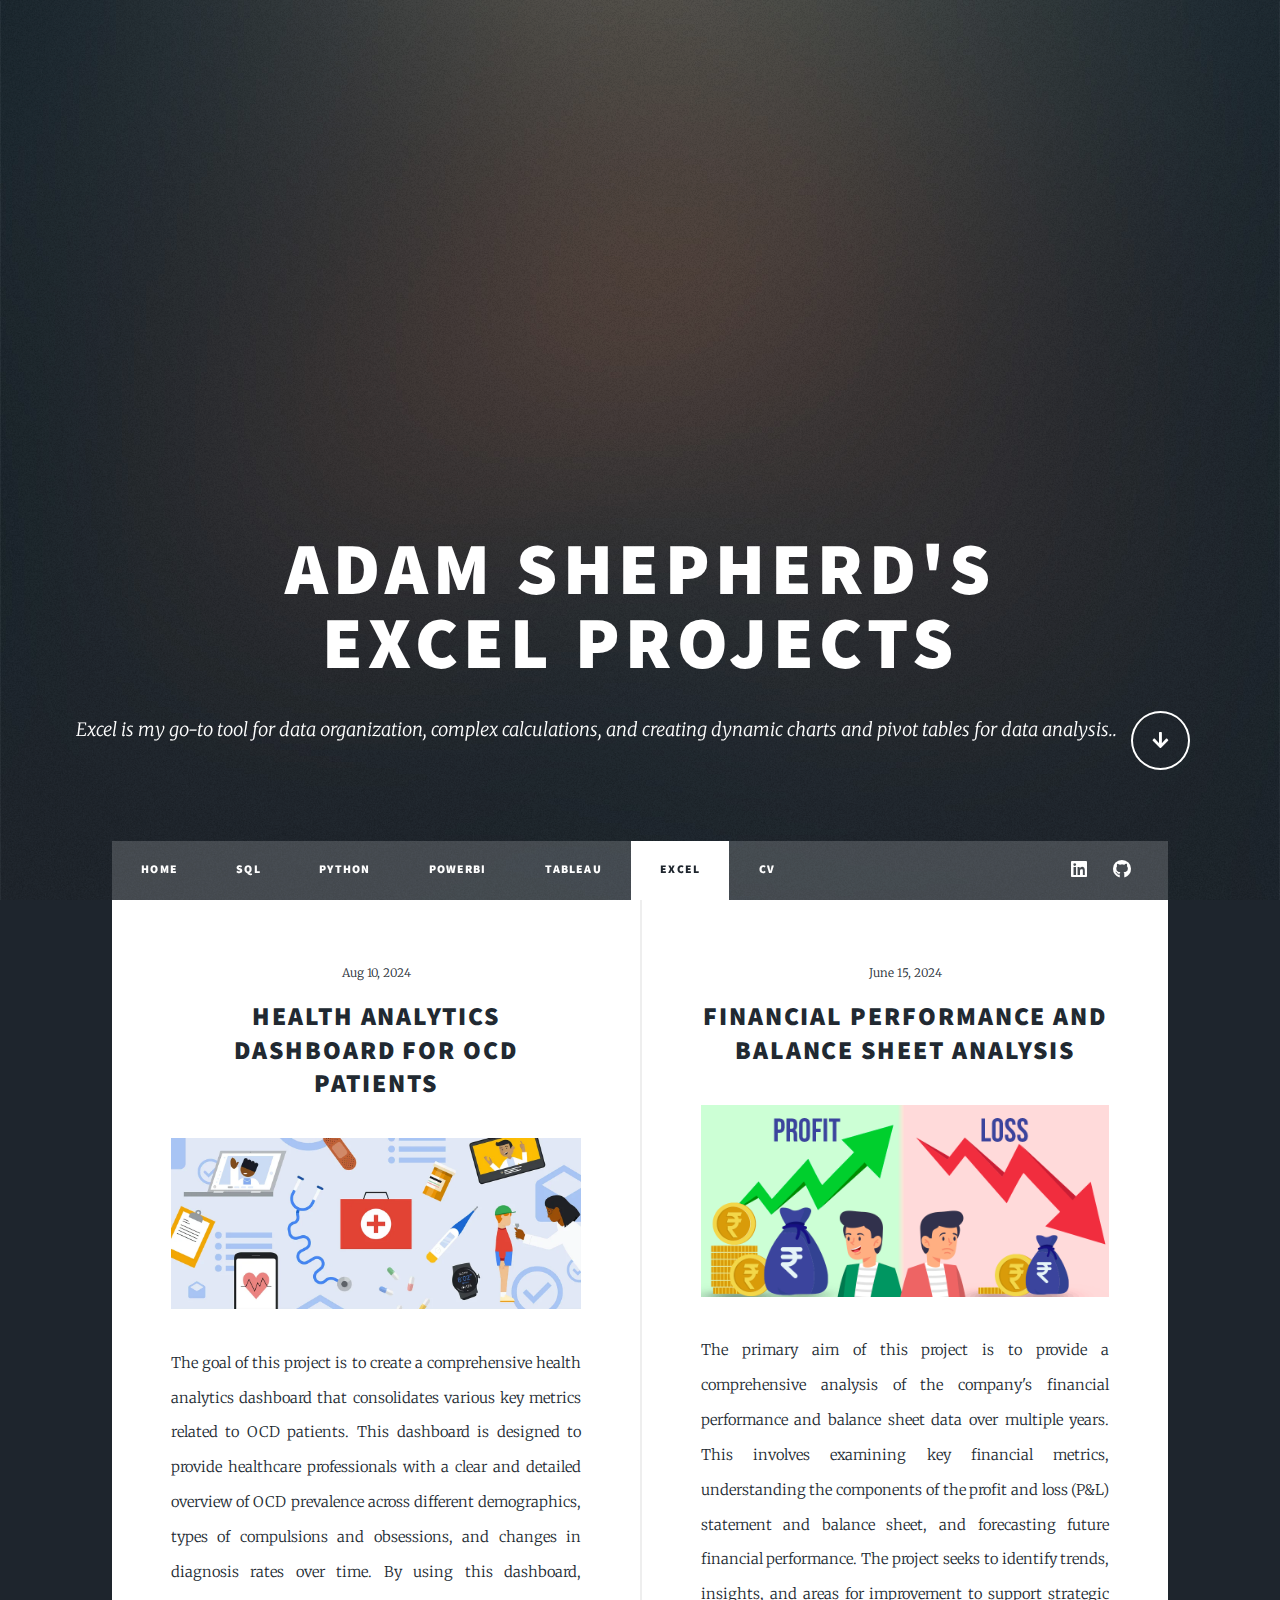
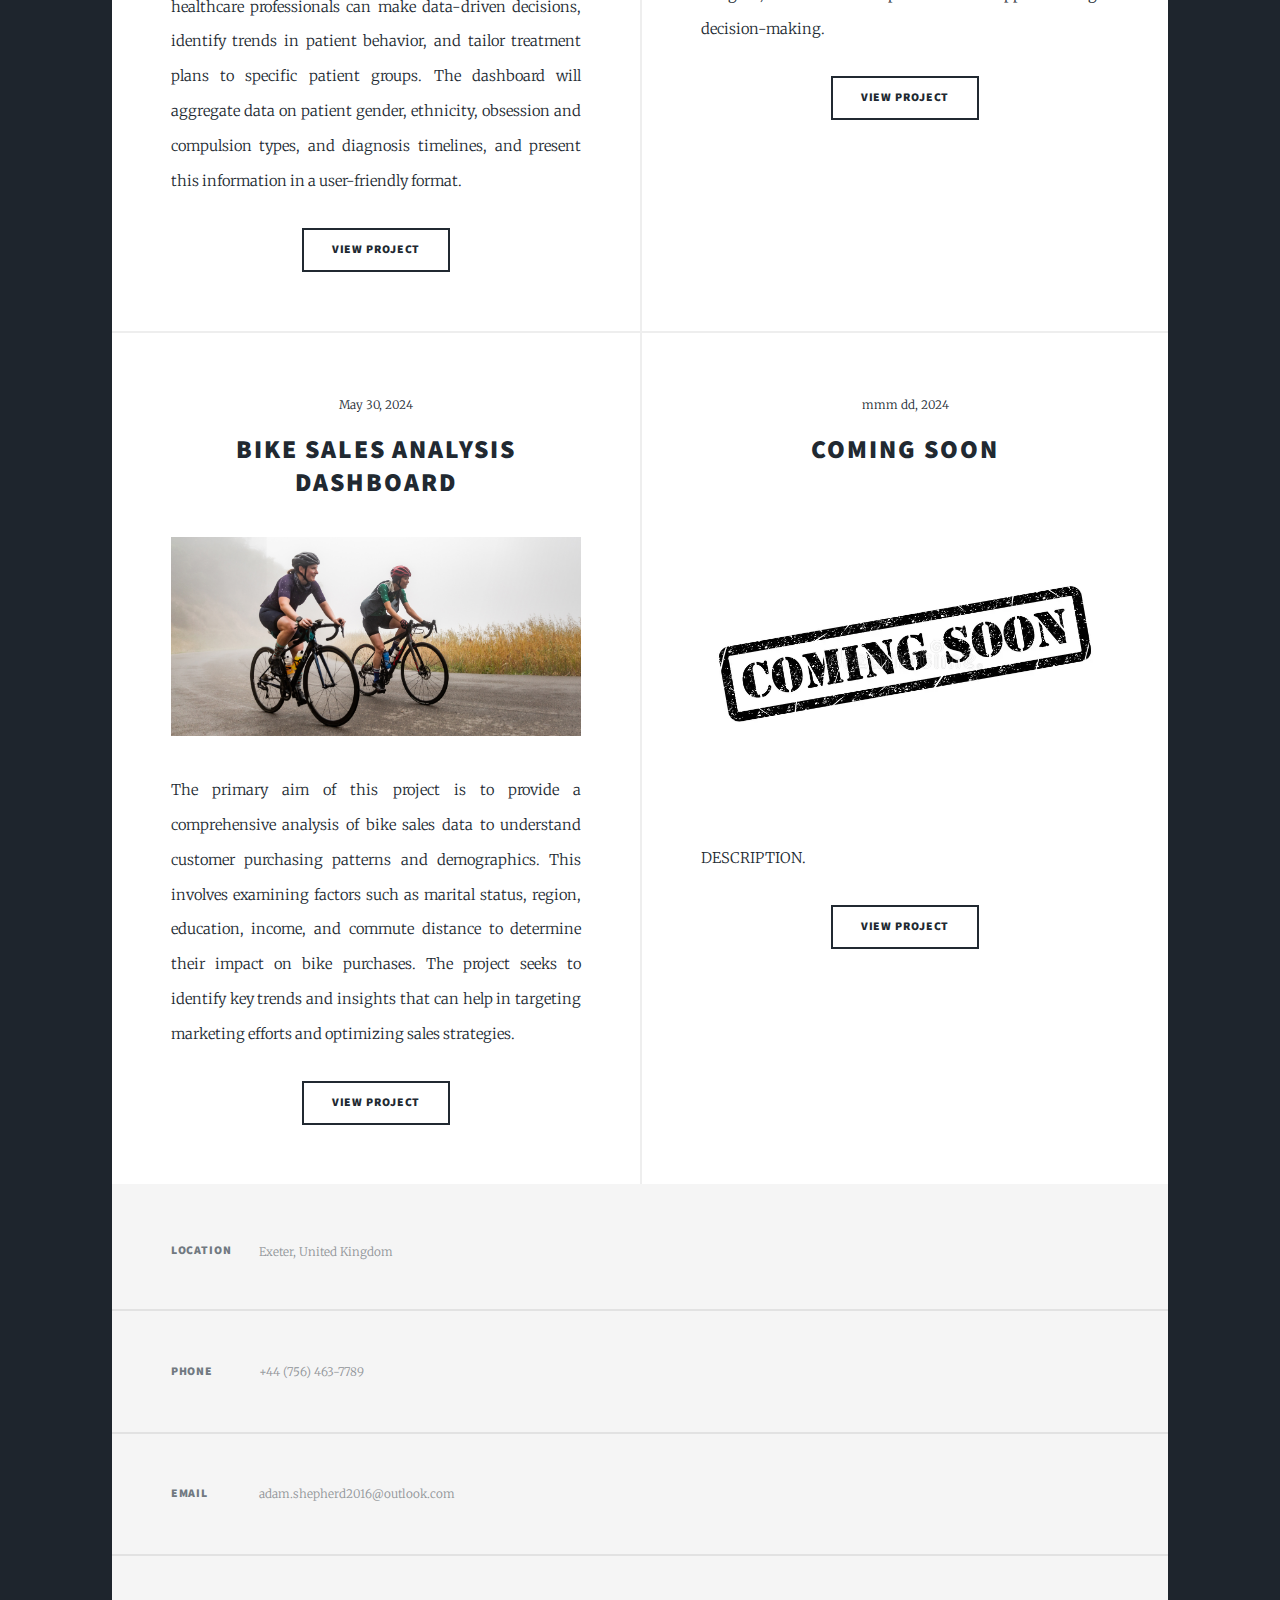
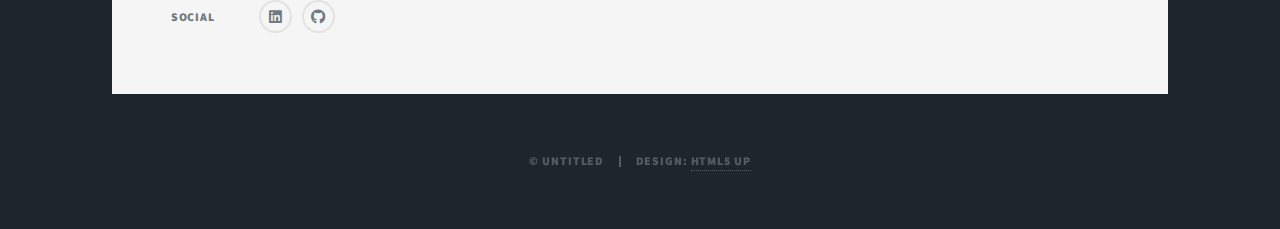
<file: Excel.html>
<!DOCTYPE HTML>
<!--
	Massively by HTML5 UP
	html5up.net | @ajlkn
	Free for personal and commercial use under the CCA 3.0 license (html5up.net/license)
-->
<html>
	<head>
		<title>Excel Portfolio</title>
		<meta charset="utf-8" />
		<meta name="viewport" content="width=device-width, initial-scale=1, user-scalable=no" />
		<link rel="stylesheet" href="assets/css/main.css" />
		<noscript><link rel="stylesheet" href="assets/css/noscript.css" /></noscript>
	</head>
	<body class="is-preload">

		<!-- Wrapper -->
			<div id="wrapper" class="fade-in">

				<!-- Intro -->
					<div id="intro">
						<h1>Adam Shepherd's<br />
						<span class="blue-text">Excel</span> Projects</h1>
						<ul class="actions">
						<p>Excel is my go-to tool for data organization, complex calculations, and creating dynamic charts and pivot tables for data analysis.</a>.</p>
							<li><a href="#header" class="button icon solid solo fa-arrow-down scrolly">Continue</a></li>
						</ul>
					</div>

				<!-- Header -->
					<header id="header">
						<a href="index.html" class="logo">Adam Shepherd</a>
					</header>

				<!-- Nav -->
				<nav id="nav">
					<ul class="links">
						<li><a href="index.html">Home</a></li>
						<li><a href="SQL.html">SQL</a></li>
						<li><a href="Python.html">Python</a></li>
						<li><a href="PowerBI.html">PowerBI</a></li>
						<li><a href="Tableau.html">Tableau</a></li>
						<li class="active"><a href="Excel.html">Excel</a></li>
						<li><a href="cv.html">CV</a></li>
					</ul>
					<ul class="icons">
						<li><a href="https://www.linkedin.com/in/adam-shepherd-710700203/" class="icon brands alt fa-linkedin"><span class="label">LinkedIn</span></a></li>
						<li><a href="https://github.com/Adamshepherd36" class="icon brands alt fa-github"><span class="label">GitHub</span></a></li>
					</ul>
				</nav>

				<!-- Main -->
					<div id="main">


						<!-- Posts -->
						<section class="posts">
							<article>
								<header>
									<span class="date">Aug 10, 2024</span>
									<h2><a href="https://github.com/Adamshepherd36/Projects/tree/main/Health%20Analytics%20Dashboard%20for%20OCD%20Patients">Health Analytics Dashboard for OCD Patients<br />
								</header>
								<a href="https://github.com/Adamshepherd36/Projects/tree/main/Health%20Analytics%20Dashboard%20for%20OCD%20Patients" class="image fit"><img src="images/Healthcare.webp" alt="" /></a>
								<p>The goal of this project is to create a comprehensive health analytics dashboard that consolidates various key metrics related to OCD patients. This dashboard is designed to provide healthcare professionals with a clear and detailed overview of OCD prevalence across different demographics, types of compulsions and obsessions, and changes in diagnosis rates over time. By using this dashboard, healthcare professionals can make data-driven decisions, identify trends in patient behavior, and tailor treatment plans to specific patient groups. The dashboard will aggregate data on patient gender, ethnicity, obsession and compulsion types, and diagnosis timelines, and present this information in a user-friendly format.</p>
								<ul class="actions special">
									<li><a href="https://github.com/Adamshepherd36/Projects/tree/main/Health%20Analytics%20Dashboard%20for%20OCD%20Patients" class="button">View project</a></li>
								</ul>
							</article>
							<article>
								<header>
									<span class="date">June 15, 2024</span>
									<h2><a href="https://github.com/Adamshepherd36/Projects/tree/main/Financial%20P%26L%2C%20BS%20Project">Financial Performance and Balance Sheet Analysis<br />
									
								</header>
								<a href="https://github.com/Adamshepherd36/Projects/tree/main/Financial%20P%26L%2C%20BS%20Project" class="image fit"><img src="images/Profit & Loss.png" alt="" /></a>
								<p>The primary aim of this project is to provide a comprehensive analysis of the company's financial performance and balance sheet data over multiple years. This involves examining key financial metrics, understanding the components of the profit and loss (P&L) statement and balance sheet, and forecasting future financial performance. The project seeks to identify trends, insights, and areas for improvement to support strategic decision-making.</p>
								<ul class="actions special">
									<li><a href="https://github.com/Adamshepherd36/Projects/tree/main/Financial%20P%26L%2C%20BS%20Project" class="button">View project</a></li>
								</ul>
							</article>
							<article>
								<header>
									<span class="date">May 30, 2024</span>
									<h2><a href="https://github.com/Adamshepherd36/Projects/tree/main/Bike%20Sales%20Project">Bike Sales Analysis Dashboard<br />
									
								</header>
								<a href="https://github.com/Adamshepherd36/Projects/tree/main/Bike%20Sales%20Project" class="image fit"><img src="images/Cycling.jpg" alt="" /></a>
								<p>The primary aim of this project is to provide a comprehensive analysis of bike sales data to understand customer purchasing patterns and demographics. This involves examining factors such as marital status, region, education, income, and commute distance to determine their impact on bike purchases. The project seeks to identify key trends and insights that can help in targeting marketing efforts and optimizing sales strategies.</p>
								<ul class="actions special">
									<li><a href="https://github.com/Adamshepherd36/Projects/tree/main/Bike%20Sales%20Project" class="button">View project</a></li>
								</ul>
							</article>
							<article>
								<header>
									<span class="date">mmm dd, 2024</span>
									<h2><a href="https://github.com/Adamshepherd36/">Coming Soon<br />
									
								</header>
								<a href="https://github.com/Adamshepherd36/" class="image fit"><img src="images/Coming soon.jpeg" alt="" /></a>
								<p>DESCRIPTION.</p>
								<ul class="actions special">
									<li><a href="https://github.com/Adamshepherd36/" class="button">View project</a></li>
								</ul>
							</article>
						</section>

				</div>

			<!-- Footer -->
			<footer id="footer">
					
				<section class="split contact">
					<section class="alt">
						<h3>Location</h3>
						<p>Exeter, United Kingdom</p>
					</section>
					<section>
						<h3>Phone</h3>
						<p>+44 (756) 463-7789</p>
					</section>
					<section>
						<h3>Email</h3>
						<p>adam.shepherd2016@outlook.com</p>
					</section>
					<section>
						<h3>Social</h3>
						<ul class="icons alt">
							<li><a href="https://www.linkedin.com/in/adam-shepherd-710700203/" class="icon brands alt fa-linkedin"><span class="label">linkedin</span></a></li>
							<li><a href="https://github.com/Adamshepherd36" class="icon brands alt fa-github"><span class="label">GitHub</span></a></li>
						</ul>
					</section>
				</section>
			</footer>

			<!-- Copyright -->
				<div id="copyright">
					<ul><li>&copy; Untitled</li><li>Design: <a href="https://html5up.net">HTML5 UP</a></li></ul>
				</div>

		</div>

	<!-- Scripts -->
		<script src="assets/js/jquery.min.js"></script>
		<script src="assets/js/jquery.scrollex.min.js"></script>
		<script src="assets/js/jquery.scrolly.min.js"></script>
		<script src="assets/js/browser.min.js"></script>
		<script src="assets/js/breakpoints.min.js"></script>
		<script src="assets/js/util.js"></script>
		<script src="assets/js/main.js"></script>

</body>
</html>
</file>
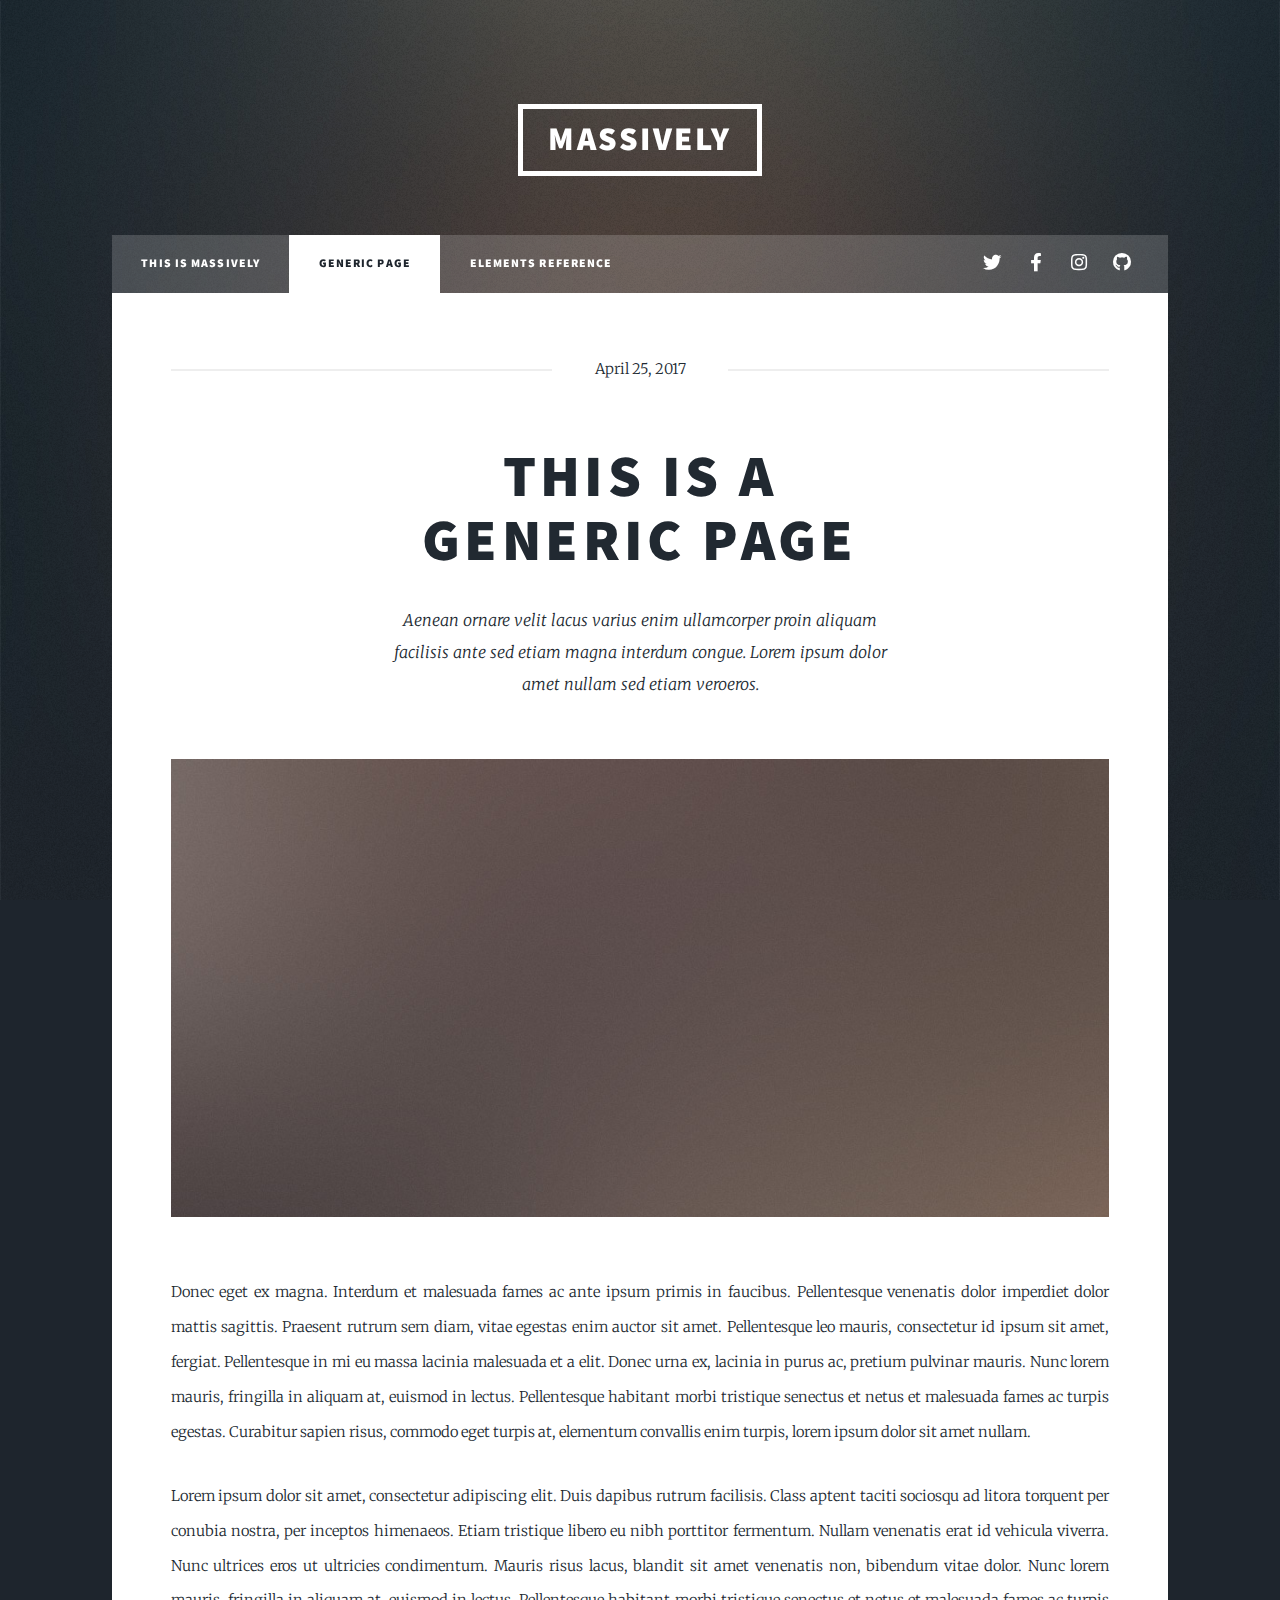
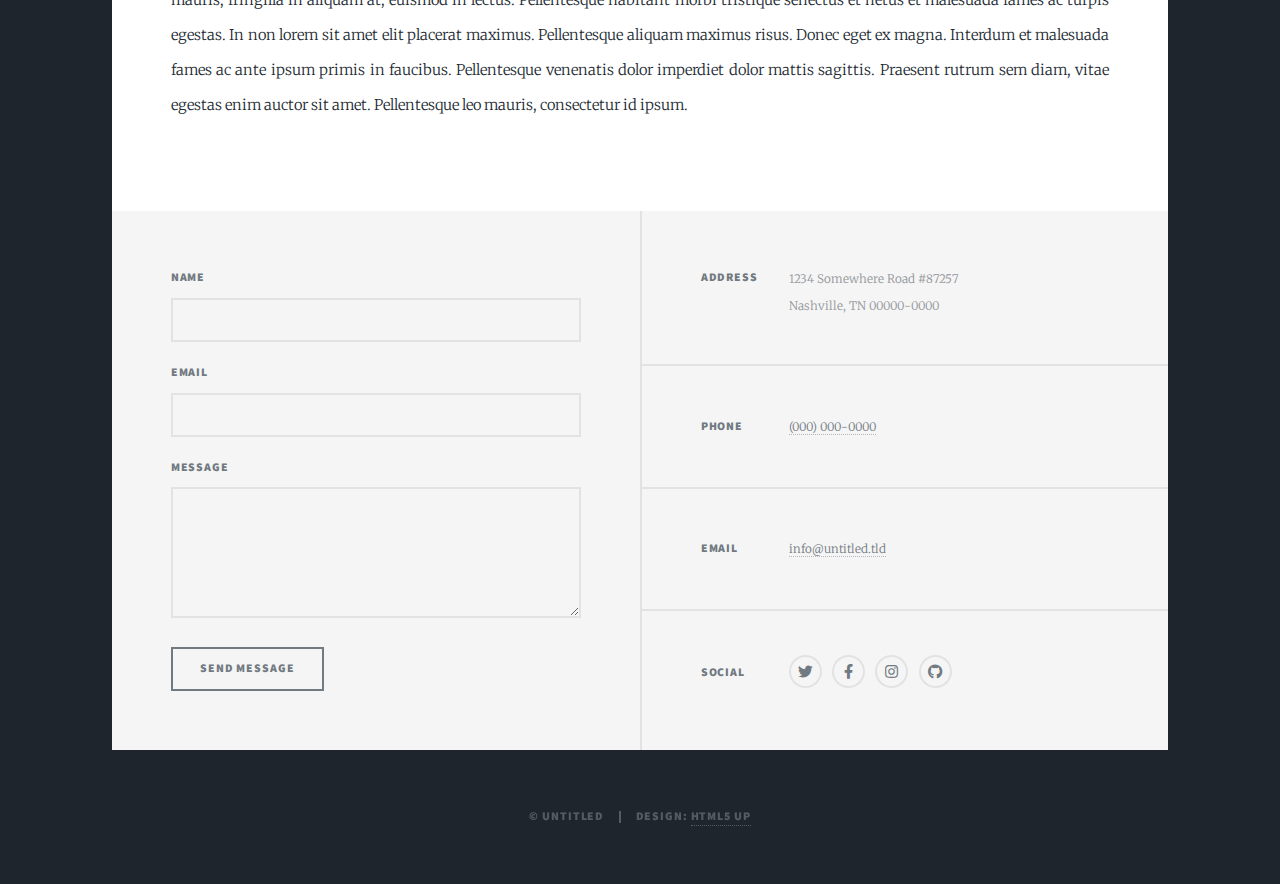
<file: generic.html>
<!DOCTYPE HTML>
<!--
	Massively by HTML5 UP
	html5up.net | @ajlkn
	Free for personal and commercial use under the CCA 3.0 license (html5up.net/license)
-->
<html>
	<head>
		<title>Generic Page - Massively by HTML5 UP</title>
		<meta charset="utf-8" />
		<meta name="viewport" content="width=device-width, initial-scale=1, user-scalable=no" />
		<link rel="stylesheet" href="assets/css/main.css" />
		<noscript><link rel="stylesheet" href="assets/css/noscript.css" /></noscript>
	</head>
	<body class="is-preload">

		<!-- Wrapper -->
			<div id="wrapper">

				<!-- Header -->
					<header id="header">
						<a href="index.html" class="logo">Massively</a>
					</header>

				<!-- Nav -->
					<nav id="nav">
						<ul class="links">
							<li><a href="index.html">This is Massively</a></li>
							<li class="active"><a href="generic.html">Generic Page</a></li>
							<li><a href="elements.html">Elements Reference</a></li>
						</ul>
						<ul class="icons">
							<li><a href="#" class="icon brands fa-twitter"><span class="label">Twitter</span></a></li>
							<li><a href="#" class="icon brands fa-facebook-f"><span class="label">Facebook</span></a></li>
							<li><a href="#" class="icon brands fa-instagram"><span class="label">Instagram</span></a></li>
							<li><a href="#" class="icon brands fa-github"><span class="label">GitHub</span></a></li>
						</ul>
					</nav>

				<!-- Main -->
					<div id="main">

						<!-- Post -->
							<section class="post">
								<header class="major">
									<span class="date">April 25, 2017</span>
									<h1>This is a<br />
									Generic Page</h1>
									<p>Aenean ornare velit lacus varius enim ullamcorper proin aliquam<br />
									facilisis ante sed etiam magna interdum congue. Lorem ipsum dolor<br />
									amet nullam sed etiam veroeros.</p>
								</header>
								<div class="image main"><img src="images/pic01.jpg" alt="" /></div>
								<p>Donec eget ex magna. Interdum et malesuada fames ac ante ipsum primis in faucibus. Pellentesque venenatis dolor imperdiet dolor mattis sagittis. Praesent rutrum sem diam, vitae egestas enim auctor sit amet. Pellentesque leo mauris, consectetur id ipsum sit amet, fergiat. Pellentesque in mi eu massa lacinia malesuada et a elit. Donec urna ex, lacinia in purus ac, pretium pulvinar mauris. Nunc lorem mauris, fringilla in aliquam at, euismod in lectus. Pellentesque habitant morbi tristique senectus et netus et malesuada fames ac turpis egestas. Curabitur sapien risus, commodo eget turpis at, elementum convallis enim turpis, lorem ipsum dolor sit amet nullam.</p>
								<p>Lorem ipsum dolor sit amet, consectetur adipiscing elit. Duis dapibus rutrum facilisis. Class aptent taciti sociosqu ad litora torquent per conubia nostra, per inceptos himenaeos. Etiam tristique libero eu nibh porttitor fermentum. Nullam venenatis erat id vehicula viverra. Nunc ultrices eros ut ultricies condimentum. Mauris risus lacus, blandit sit amet venenatis non, bibendum vitae dolor. Nunc lorem mauris, fringilla in aliquam at, euismod in lectus. Pellentesque habitant morbi tristique senectus et netus et malesuada fames ac turpis egestas. In non lorem sit amet elit placerat maximus. Pellentesque aliquam maximus risus. Donec eget ex magna. Interdum et malesuada fames ac ante ipsum primis in faucibus. Pellentesque venenatis dolor imperdiet dolor mattis sagittis. Praesent rutrum sem diam, vitae egestas enim auctor sit amet. Pellentesque leo mauris, consectetur id ipsum.</p>
							</section>

					</div>

				<!-- Footer -->
					<footer id="footer">
						<section>
							<form method="post" action="#">
								<div class="fields">
									<div class="field">
										<label for="name">Name</label>
										<input type="text" name="name" id="name" />
									</div>
									<div class="field">
										<label for="email">Email</label>
										<input type="text" name="email" id="email" />
									</div>
									<div class="field">
										<label for="message">Message</label>
										<textarea name="message" id="message" rows="3"></textarea>
									</div>
								</div>
								<ul class="actions">
									<li><input type="submit" value="Send Message" /></li>
								</ul>
							</form>
						</section>
						<section class="split contact">
							<section class="alt">
								<h3>Address</h3>
								<p>1234 Somewhere Road #87257<br />
								Nashville, TN 00000-0000</p>
							</section>
							<section>
								<h3>Phone</h3>
								<p><a href="#">(000) 000-0000</a></p>
							</section>
							<section>
								<h3>Email</h3>
								<p><a href="#">info@untitled.tld</a></p>
							</section>
							<section>
								<h3>Social</h3>
								<ul class="icons alt">
									<li><a href="#" class="icon brands alt fa-twitter"><span class="label">Twitter</span></a></li>
									<li><a href="#" class="icon brands alt fa-facebook-f"><span class="label">Facebook</span></a></li>
									<li><a href="#" class="icon brands alt fa-instagram"><span class="label">Instagram</span></a></li>
									<li><a href="#" class="icon brands alt fa-github"><span class="label">GitHub</span></a></li>
								</ul>
							</section>
						</section>
					</footer>

				<!-- Copyright -->
					<div id="copyright">
						<ul><li>&copy; Untitled</li><li>Design: <a href="https://html5up.net">HTML5 UP</a></li></ul>
					</div>

			</div>

		<!-- Scripts -->
			<script src="assets/js/jquery.min.js"></script>
			<script src="assets/js/jquery.scrollex.min.js"></script>
			<script src="assets/js/jquery.scrolly.min.js"></script>
			<script src="assets/js/browser.min.js"></script>
			<script src="assets/js/breakpoints.min.js"></script>
			<script src="assets/js/util.js"></script>
			<script src="assets/js/main.js"></script>

	</body>
</html>
</file>
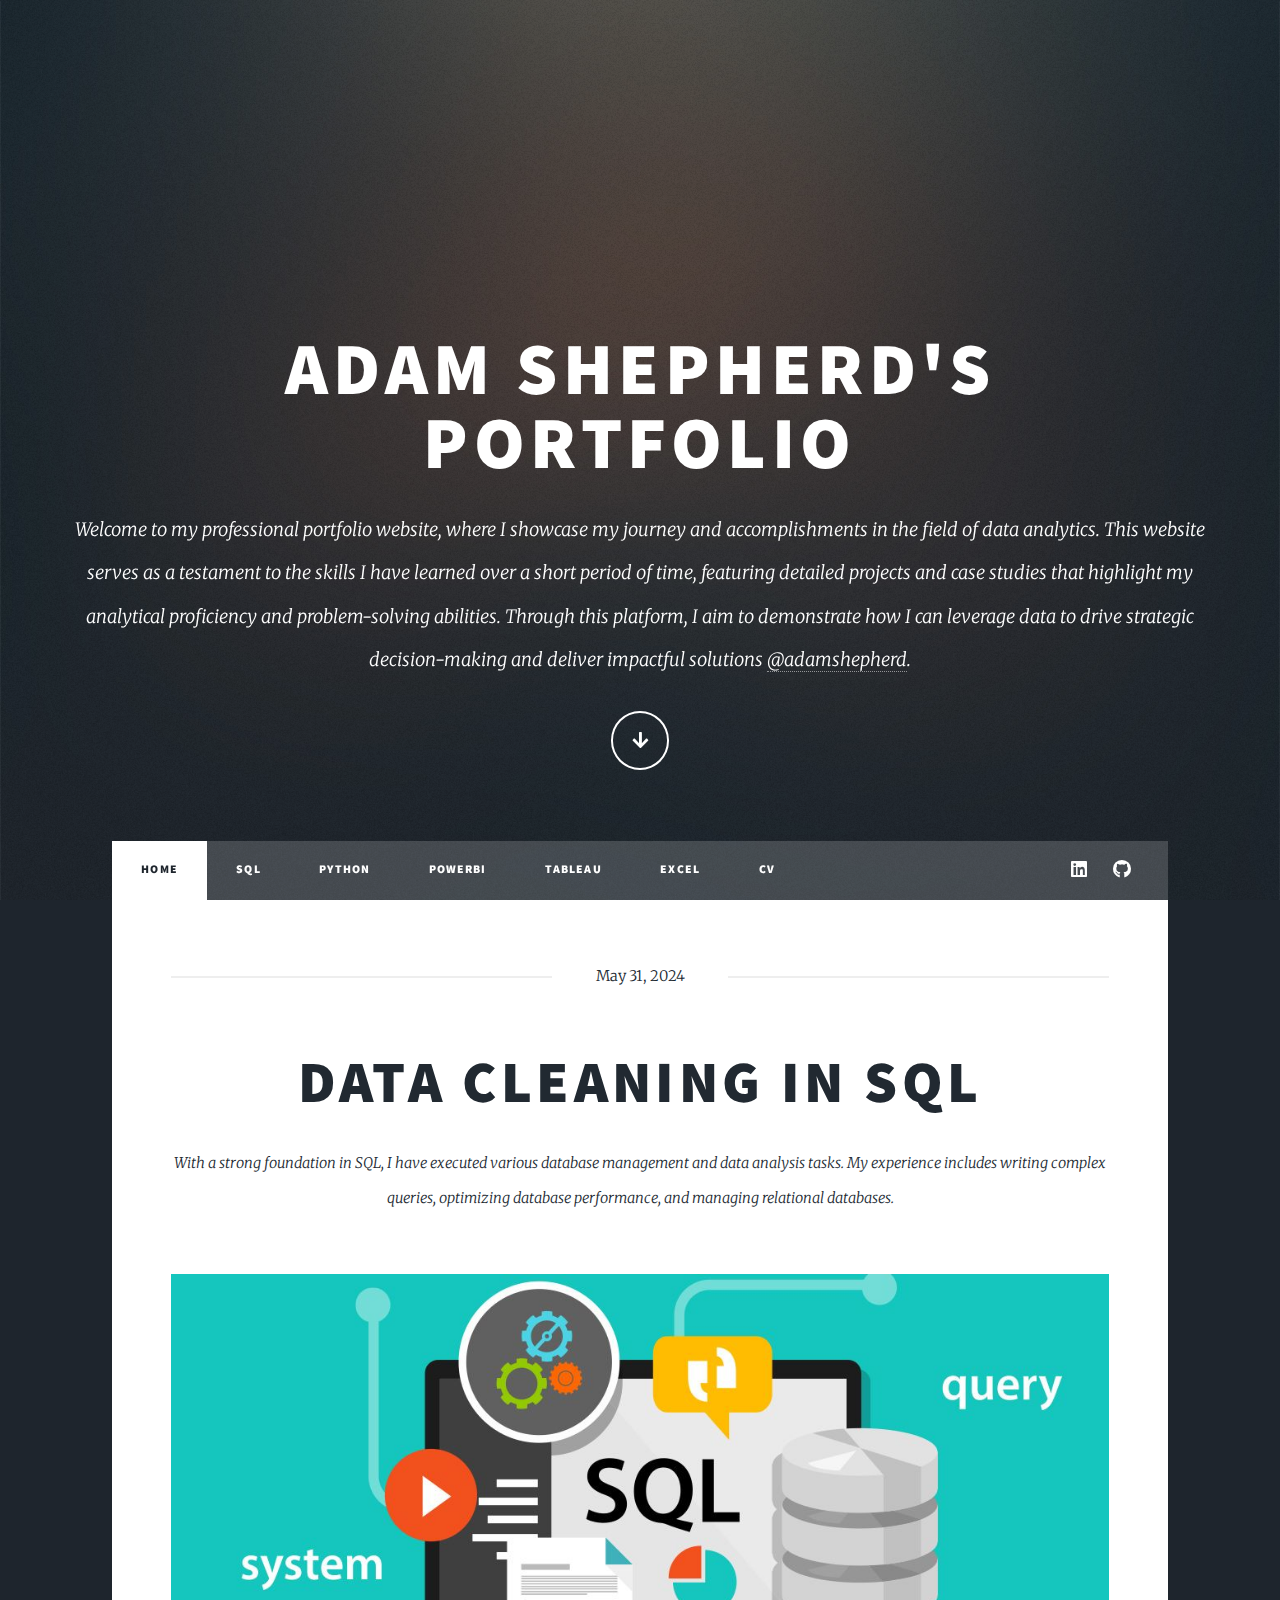
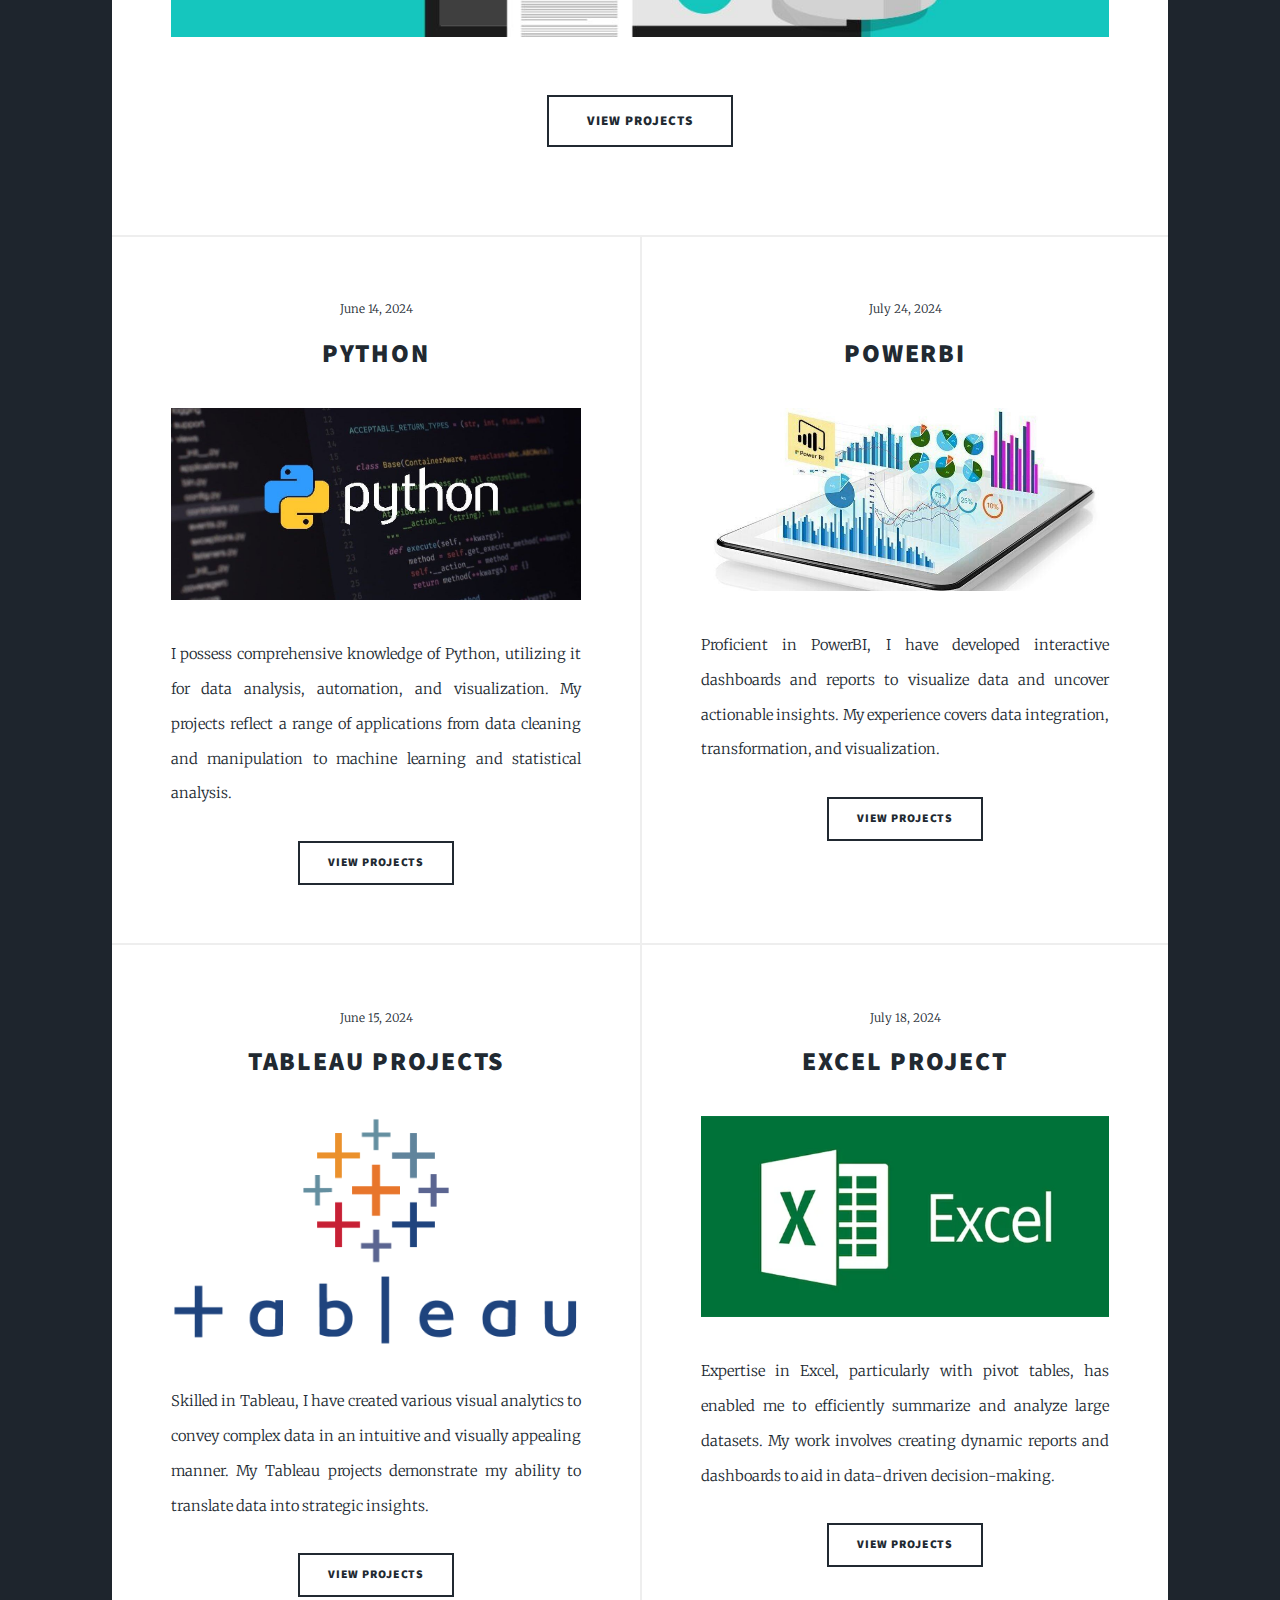
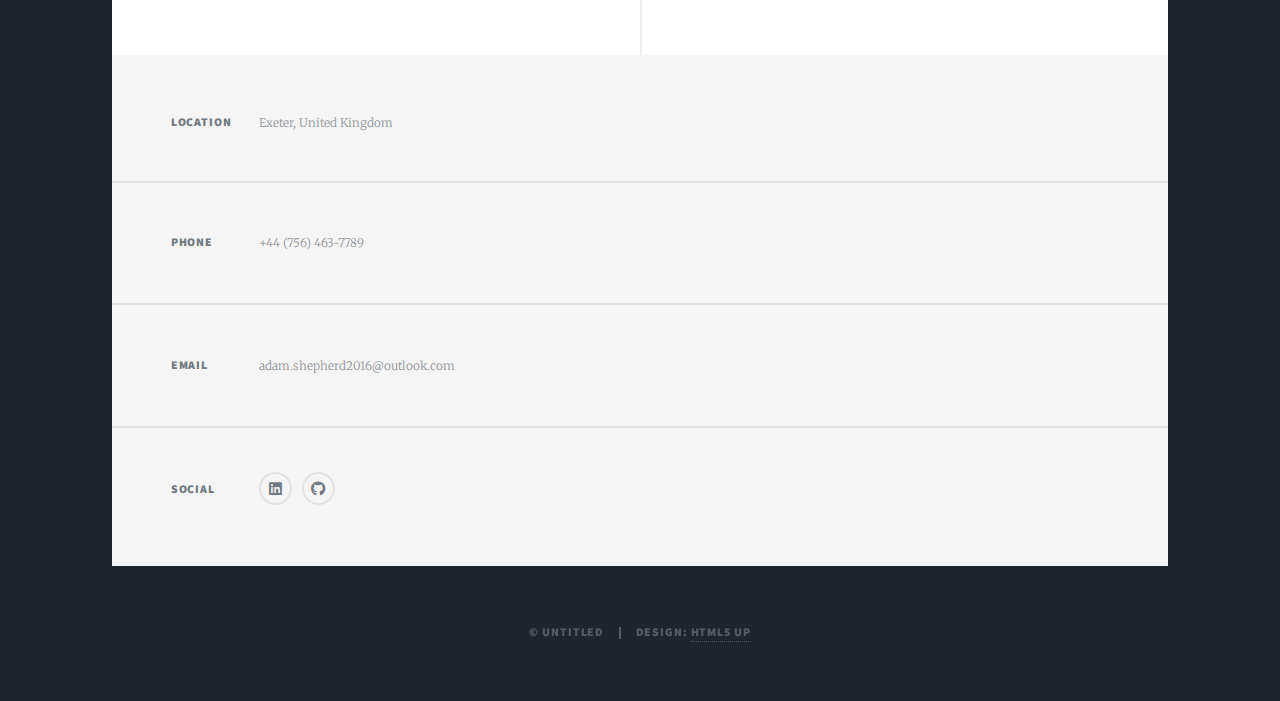
<file: Home.html>
<!DOCTYPE HTML>
<!--
	Massively by HTML5 UP
	html5up.net | @ajlkn
	Free for personal and commercial use under the CCA 3.0 license (html5up.net/license)
-->
<html>
	<head>
		<title>Adam Shepherd's Portfolio</title>
		<meta charset="utf-8" />
		<meta name="viewport" content="width=device-width, initial-scale=1, user-scalable=no" />
		<link rel="stylesheet" href="assets/css/main.css" />
		<noscript><link rel="stylesheet" href="assets/css/noscript.css" /></noscript>
	</head>
	<body class="is-preload">

		<!-- Wrapper -->
			<div id="wrapper" class="fade-in">

				<!-- Intro -->
					<div id="intro">
						<h1>Adam Shepherd's<br />
						Portfolio</h1>
						<p>Welcome to my professional portfolio website, where I showcase my journey and accomplishments in the field of data analytics. This website serves as a testament to the skills I have learned over a short period of time, featuring detailed projects and case studies that highlight my analytical proficiency and problem-solving abilities. Through this platform, I aim to demonstrate how I can leverage data to drive strategic decision-making and deliver impactful solutions <a href="https://www.linkedin.com/in/adam-shepherd-710700203/">@adamshepherd</a>.</p>
						<ul class="actions">
							<li><a href="#header" class="button icon solid solo fa-arrow-down scrolly">Continue</a></li>
						</ul>
					</div>

				<!-- Header -->
					<header id="header">
						<a href="Home.html" class="logo">Adam Shepherd</a>
					</header>

				<!-- Nav -->
				<nav id="nav">
					<ul class="links">
						<li class="active"><a href="Home.html">Home</a></li>
						<li><a href="SQL.html">SQL</a></li>
						<li><a href="Python.html">Python</a></li>
						<li><a href="PowerBI.html">PowerBI</a></li>
						<li><a href="Tableau.html">Tableau</a></li>
						<li><a href="Excel.html">Excel</a></li>
						<li><a href="cv.html">CV</a></li>
					</ul>
					<ul class="icons">
						<li><a href="https://www.linkedin.com/in/adam-shepherd-710700203/" class="icon brands alt fa-linkedin"><span class="label">LinkedIn</span></a></li>
						<li><a href="https://github.com/Adamshepherd36" class="icon brands alt fa-github"><span class="label">GitHub</span></a></li>
					</ul>
				</nav>

				<!-- Main -->
					<div id="main">

						<!-- Featured Post -->
							<article class="post featured">
								<header class="major">
									<span class="date">May 31, 2024</span>
									<h2><a href="SQL.html">Data cleaning in SQL<br />
									</a></h2>
									<p>With a strong foundation in SQL, I have executed various database management and data analysis tasks. My experience includes writing complex queries, optimizing database performance, and managing relational databases.</p>
								</header>
								<a href="SQL.html" class="image main"><img src="images/SQL.jpeg" alt="" /></a>
								<ul class="actions special">
									<li><a href="SQL.html" class="button large">View Projects</a></li>
								</ul>
							</article>

						<!-- Posts -->
							<section class="posts">
								<article>
									<header>
										<span class="date">June 14, 2024</span>
										<h2><a href="Python.html">Python<br />
										
									</header>
									<a href="Python.html" class="image fit"><img src="images/Python.jpg" alt="" /></a>
									<p>I possess comprehensive knowledge of Python, utilizing it for data analysis, automation, and visualization. My projects reflect a range of applications from data cleaning and manipulation to machine learning and statistical analysis.</p>
									<ul class="actions special">
										<li><a href="Python.html" class="button">View projects</a></li>
									</ul>
								</article>
								<article>
									<header>
										<span class="date">July 24, 2024</span>
										<h2><a href="PowerBI.html">PowerBI<br />
										</a></h2>
									</header>
									<a href="PowerBI.html" class="image fit"><img src="images/PowerBI.jpg" alt="" /></a>
									<p>Proficient in PowerBI, I have developed interactive dashboards and reports to visualize data and uncover actionable insights. My experience covers data integration, transformation, and visualization.</p>
									<ul class="actions special">
										<li><a href="PowerBI.html" class="button">View Projects</a></li>
									</ul>
								</article>
								<article>
									<header>
										<span class="date">June 15, 2024</span>
										<h2><a href="Tableau.html">Tableau Projects<br />
										</a></h2>
									</header>
									<a href="Tableau.html" class="image fit"><img src="images/Tableau.png" alt="" /></a>
									<p>Skilled in Tableau, I have created various visual analytics to convey complex data in an intuitive and visually appealing manner. My Tableau projects demonstrate my ability to translate data into strategic insights.</p>
									<ul class="actions special">
										<li><a href="Tableau.html" class="button">View Projects</a></li>
									</ul>
								</article>
								<article>
									<header>
										<span class="date">July 18, 2024</span>
										<h2><a href="Excel.html">Excel Project<br />
										</a></h2>
									</header>
									<a href="Excel.html" class="image fit"><img src="images/Excel.webp" alt="" /></a>
									<p>Expertise in Excel, particularly with pivot tables, has enabled me to efficiently summarize and analyze large datasets. My work involves creating dynamic reports and dashboards to aid in data-driven decision-making.</p>
									<ul class="actions special">
										<li><a href="Excel.html" class="button">View Projects</a></li>
									</ul>
								</article>
							</section>

					</div>

				<!-- Footer -->
				<footer id="footer">
						
					<section class="split contact">
						<section class="alt">
							<h3>Location</h3>
							<p>Exeter, United Kingdom</p>
						</section>
						<section>
							<h3>Phone</h3>
							<p>+44 (756) 463-7789</p>
						</section>
						<section>
							<h3>Email</h3>
							<p>adam.shepherd2016@outlook.com</p>
						</section>
						<section>
							<h3>Social</h3>
							<ul class="icons alt">
								<li><a href="https://www.linkedin.com/in/adam-shepherd-710700203/" class="icon brands alt fa-linkedin"><span class="label">linkedin</span></a></li>
								<li><a href="https://github.com/Adamshepherd36" class="icon brands alt fa-github"><span class="label">GitHub</span></a></li>
							</ul>
						</section>
					</section>
				</footer>

				<!-- Copyright -->
					<div id="copyright">
						<ul><li>&copy; Untitled</li><li>Design: <a href="https://html5up.net">HTML5 UP</a></li></ul>
					</div>

			</div>

		<!-- Scripts -->
			<script src="assets/js/jquery.min.js"></script>
			<script src="assets/js/jquery.scrollex.min.js"></script>
			<script src="assets/js/jquery.scrolly.min.js"></script>
			<script src="assets/js/browser.min.js"></script>
			<script src="assets/js/breakpoints.min.js"></script>
			<script src="assets/js/util.js"></script>
			<script src="assets/js/main.js"></script>

	</body>
</html>
</file>
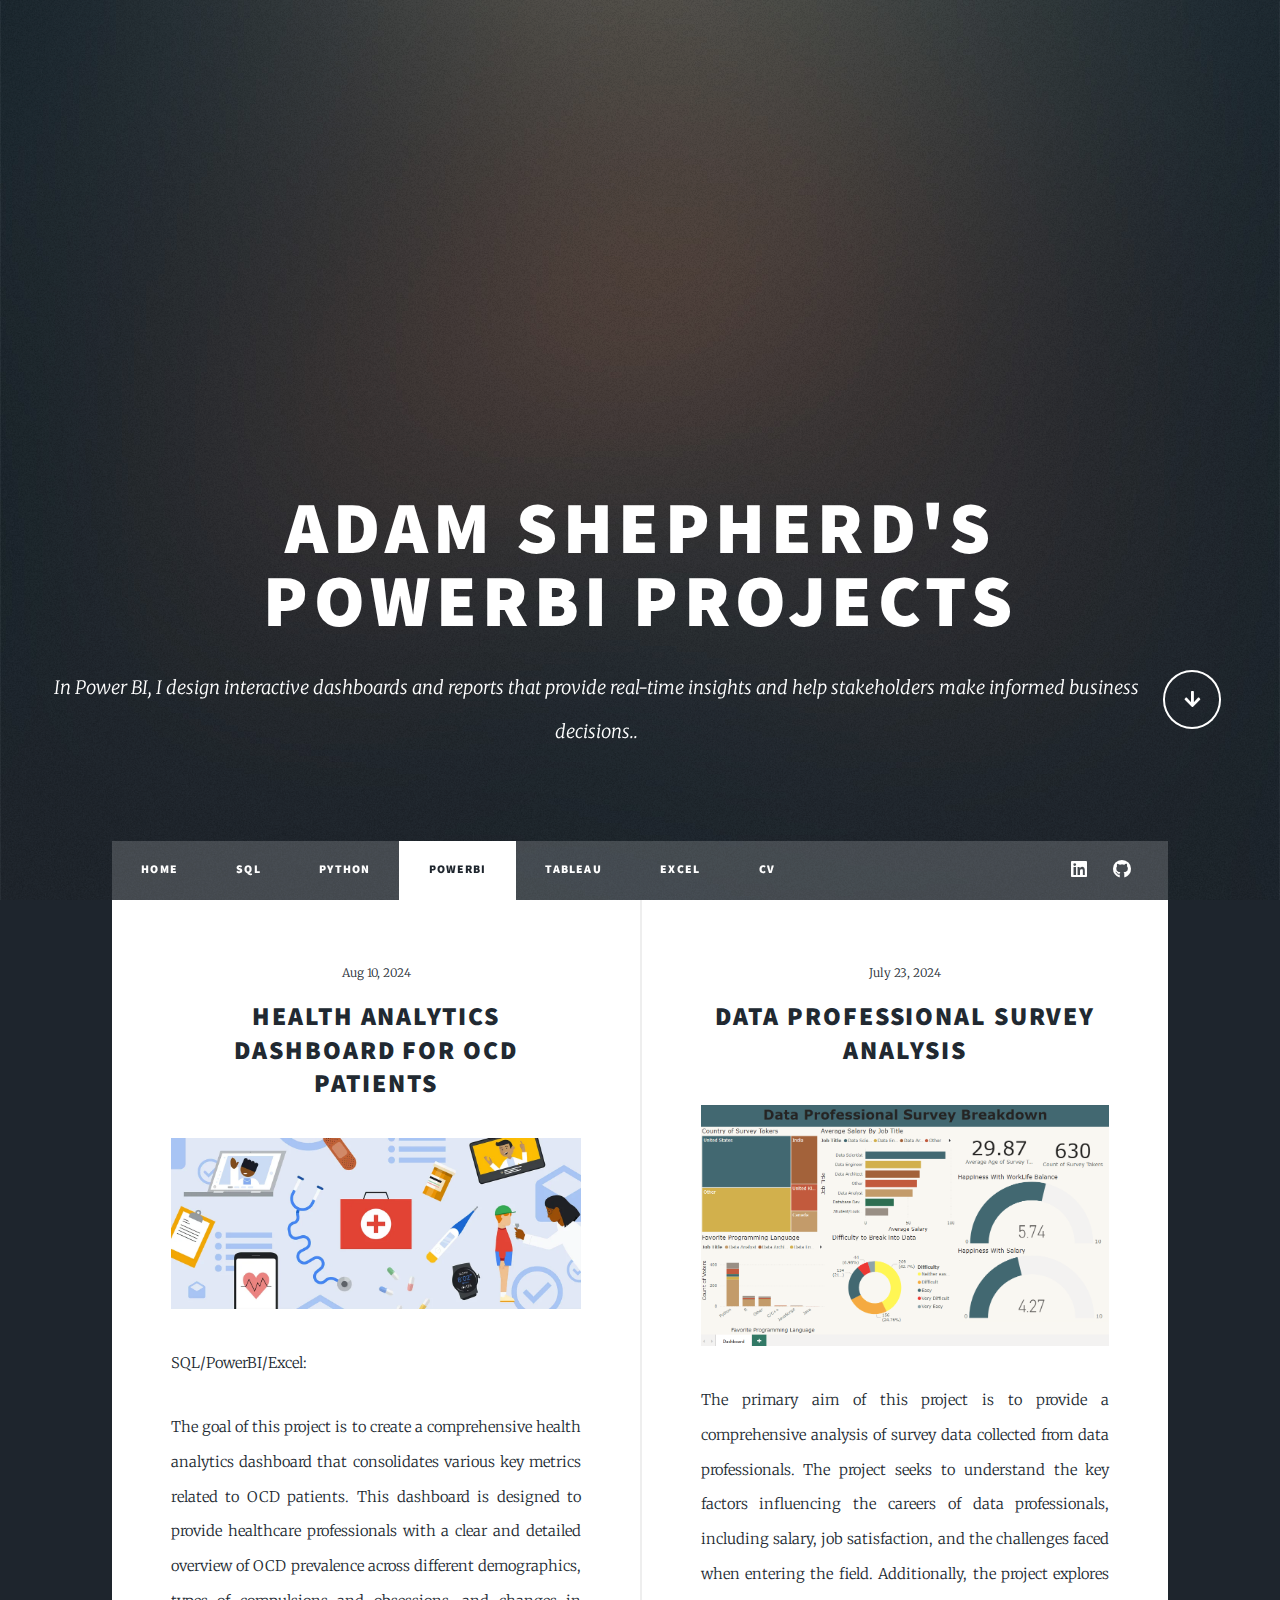
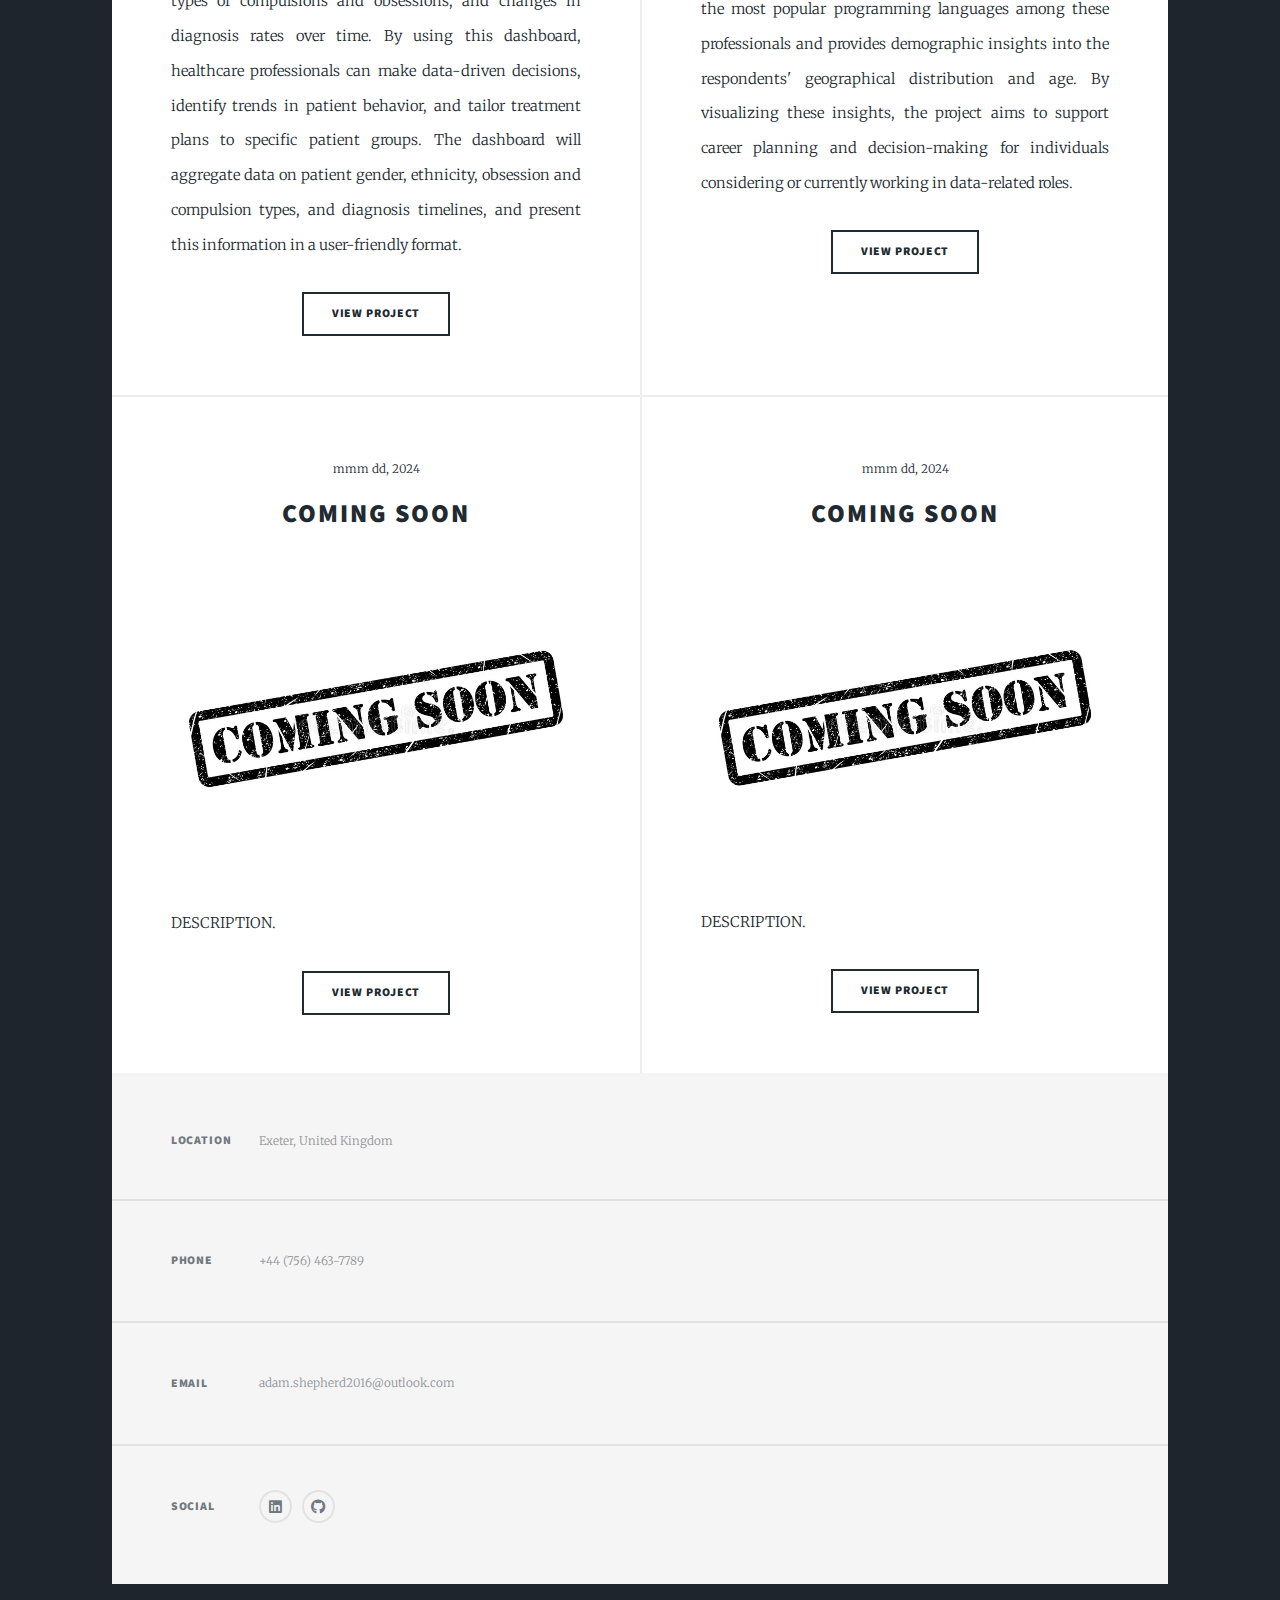
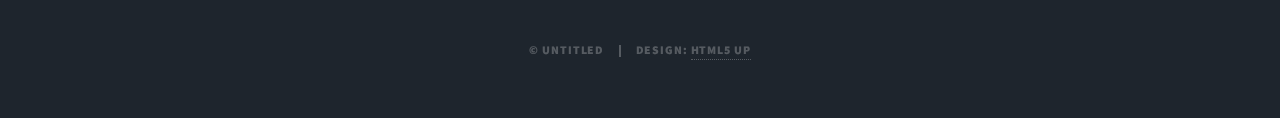
<file: PowerBI.html>
<!DOCTYPE HTML>
<!--
	Massively by HTML5 UP
	html5up.net | @ajlkn
	Free for personal and commercial use under the CCA 3.0 license (html5up.net/license)
-->
<html>
	<head>
		<title>PowerBI Portfolio</title>
		<meta charset="utf-8" />
		<meta name="viewport" content="width=device-width, initial-scale=1, user-scalable=no" />
		<link rel="stylesheet" href="assets/css/main.css" />
		<noscript><link rel="stylesheet" href="assets/css/noscript.css" /></noscript>
	</head>
	<body class="is-preload">

		<!-- Wrapper -->
			<div id="wrapper" class="fade-in">

				<!-- Intro -->
					<div id="intro">
						<h1>Adam Shepherd's<br />
							<span class="blue-text">PowerBI</span> Projects</h1>
							<ul class="actions">
							<p>In Power BI, I design interactive dashboards and reports that provide real-time insights and help stakeholders make informed business decisions.</a>.</p>
							<li><a href="#header" class="button icon solid solo fa-arrow-down scrolly">Continue</a></li>
						</ul>
					</div>

				<!-- Header -->
					<header id="header">
						<a href="index.html" class="logo">Adam Shepherd</a>
					</header>

				<!-- Nav -->
				<nav id="nav">
					<ul class="links">
						<li><a href="index.html">Home</a></li>
						<li><a href="SQL.html">SQL</a></li>
						<li><a href="Python.html">Python</a></li>
						<li class="active"><a href="PowerBI.html">PowerBI</a></li>
						<li><a href="Tableau.html">Tableau</a></li>
						<li><a href="Excel.html">Excel</a></li>
						<li><a href="cv.html">CV</a></li>
					</ul>
					<ul class="icons">
						<li><a href="https://www.linkedin.com/in/adam-shepherd-710700203/" class="icon brands alt fa-linkedin"><span class="label">LinkedIn</span></a></li>
						<li><a href="https://github.com/Adamshepherd36" class="icon brands alt fa-github"><span class="label">GitHub</span></a></li>
					</ul>
				</nav>

				<!-- Main -->
					<div id="main">

						<!-- Posts -->
						<section class="posts">
							<article>
								<header>
									<span class="date">Aug 10, 2024</span>
									<h2><a href="https://github.com/Adamshepherd36/Projects/tree/main/Health%20Analytics%20Dashboard%20for%20OCD%20Patients">Health Analytics Dashboard for OCD Patients<br />
								</header>
								<a href="https://github.com/Adamshepherd36/Projects/tree/main/Health%20Analytics%20Dashboard%20for%20OCD%20Patients" class="image fit"><img src="images/Healthcare.webp" alt="" /></a>
								<p>SQL/PowerBI/Excel:</p>
								<p>The goal of this project is to create a comprehensive health analytics dashboard that consolidates various key metrics related to OCD patients. This dashboard is designed to provide healthcare professionals with a clear and detailed overview of OCD prevalence across different demographics, types of compulsions and obsessions, and changes in diagnosis rates over time. By using this dashboard, healthcare professionals can make data-driven decisions, identify trends in patient behavior, and tailor treatment plans to specific patient groups. The dashboard will aggregate data on patient gender, ethnicity, obsession and compulsion types, and diagnosis timelines, and present this information in a user-friendly format.</p>
								<ul class="actions special">
									<li><a href="https://github.com/Adamshepherd36/Projects/tree/main/Health%20Analytics%20Dashboard%20for%20OCD%20Patients" class="button">View project</a></li>
								</ul>
							</article>
							<article>
								<header>
									<span class="date">July 23, 2024</span>
									<h2><a href="https://github.com/Adamshepherd36/Projects/tree/main/Data%20Job%20Survey">Data Professional Survey Analysis<br />
									
								</header>
								<a href="https://github.com/Adamshepherd36/Projects/tree/main/Data%20Job%20Survey" class="image fit"><img src="images/Data Professional Survey.png" alt="" /></a>
								<p>The primary aim of this project is to provide a comprehensive analysis of survey data collected from data professionals. The project seeks to understand the key factors influencing the careers of data professionals, including salary, job satisfaction, and the challenges faced when entering the field. Additionally, the project explores the most popular programming languages among these professionals and provides demographic insights into the respondents' geographical distribution and age. By visualizing these insights, the project aims to support career planning and decision-making for individuals considering or currently working in data-related roles.</p>
								<ul class="actions special">
									<li><a href="https://github.com/Adamshepherd36/Projects/tree/main/Data%20Job%20Survey" class="button">View project</a></li>
								</ul>
							</article>
							<article>
								<header>
									<span class="date">mmm dd, 2024</span>
									<h2><a href="https://github.com/Adamshepherd36/">Coming Soon<br />
									
								</header>
								<a href="https://github.com/Adamshepherd36/" class="image fit"><img src="images/Coming soon.jpeg" alt="" /></a>
								<p>DESCRIPTION.</p>
								<ul class="actions special">
									<li><a href="https://github.com/Adamshepherd36/" class="button">View project</a></li>
								</ul>
							</article>
							<article>
								<header>
									<span class="date">mmm dd, 2024</span>
									<h2><a href="https://github.com/Adamshepherd36/">Coming Soon<br />
									
								</header>
								<a href="https://github.com/Adamshepherd36/" class="image fit"><img src="images/Coming soon.jpeg" alt="" /></a>
								<p>DESCRIPTION.</p>
								<ul class="actions special">
									<li><a href="https://github.com/Adamshepherd36/" class="button">View project</a></li>
								</ul>
							</article>
						</section>

				</div>

			<!-- Footer -->
			<footer id="footer">
					
				<section class="split contact">
					<section class="alt">
						<h3>Location</h3>
						<p>Exeter, United Kingdom</p>
					</section>
					<section>
						<h3>Phone</h3>
						<p>+44 (756) 463-7789</p>
					</section>
					<section>
						<h3>Email</h3>
						<p>adam.shepherd2016@outlook.com</p>
					</section>
					<section>
						<h3>Social</h3>
						<ul class="icons alt">
							<li><a href="https://www.linkedin.com/in/adam-shepherd-710700203/" class="icon brands alt fa-linkedin"><span class="label">linkedin</span></a></li>
							<li><a href="https://github.com/Adamshepherd36" class="icon brands alt fa-github"><span class="label">GitHub</span></a></li>
						</ul>
					</section>
				</section>
			</footer>

			<!-- Copyright -->
				<div id="copyright">
					<ul><li>&copy; Untitled</li><li>Design: <a href="https://html5up.net">HTML5 UP</a></li></ul>
				</div>

		</div>

	<!-- Scripts -->
		<script src="assets/js/jquery.min.js"></script>
		<script src="assets/js/jquery.scrollex.min.js"></script>
		<script src="assets/js/jquery.scrolly.min.js"></script>
		<script src="assets/js/browser.min.js"></script>
		<script src="assets/js/breakpoints.min.js"></script>
		<script src="assets/js/util.js"></script>
		<script src="assets/js/main.js"></script>

</body>
</html>
</file>
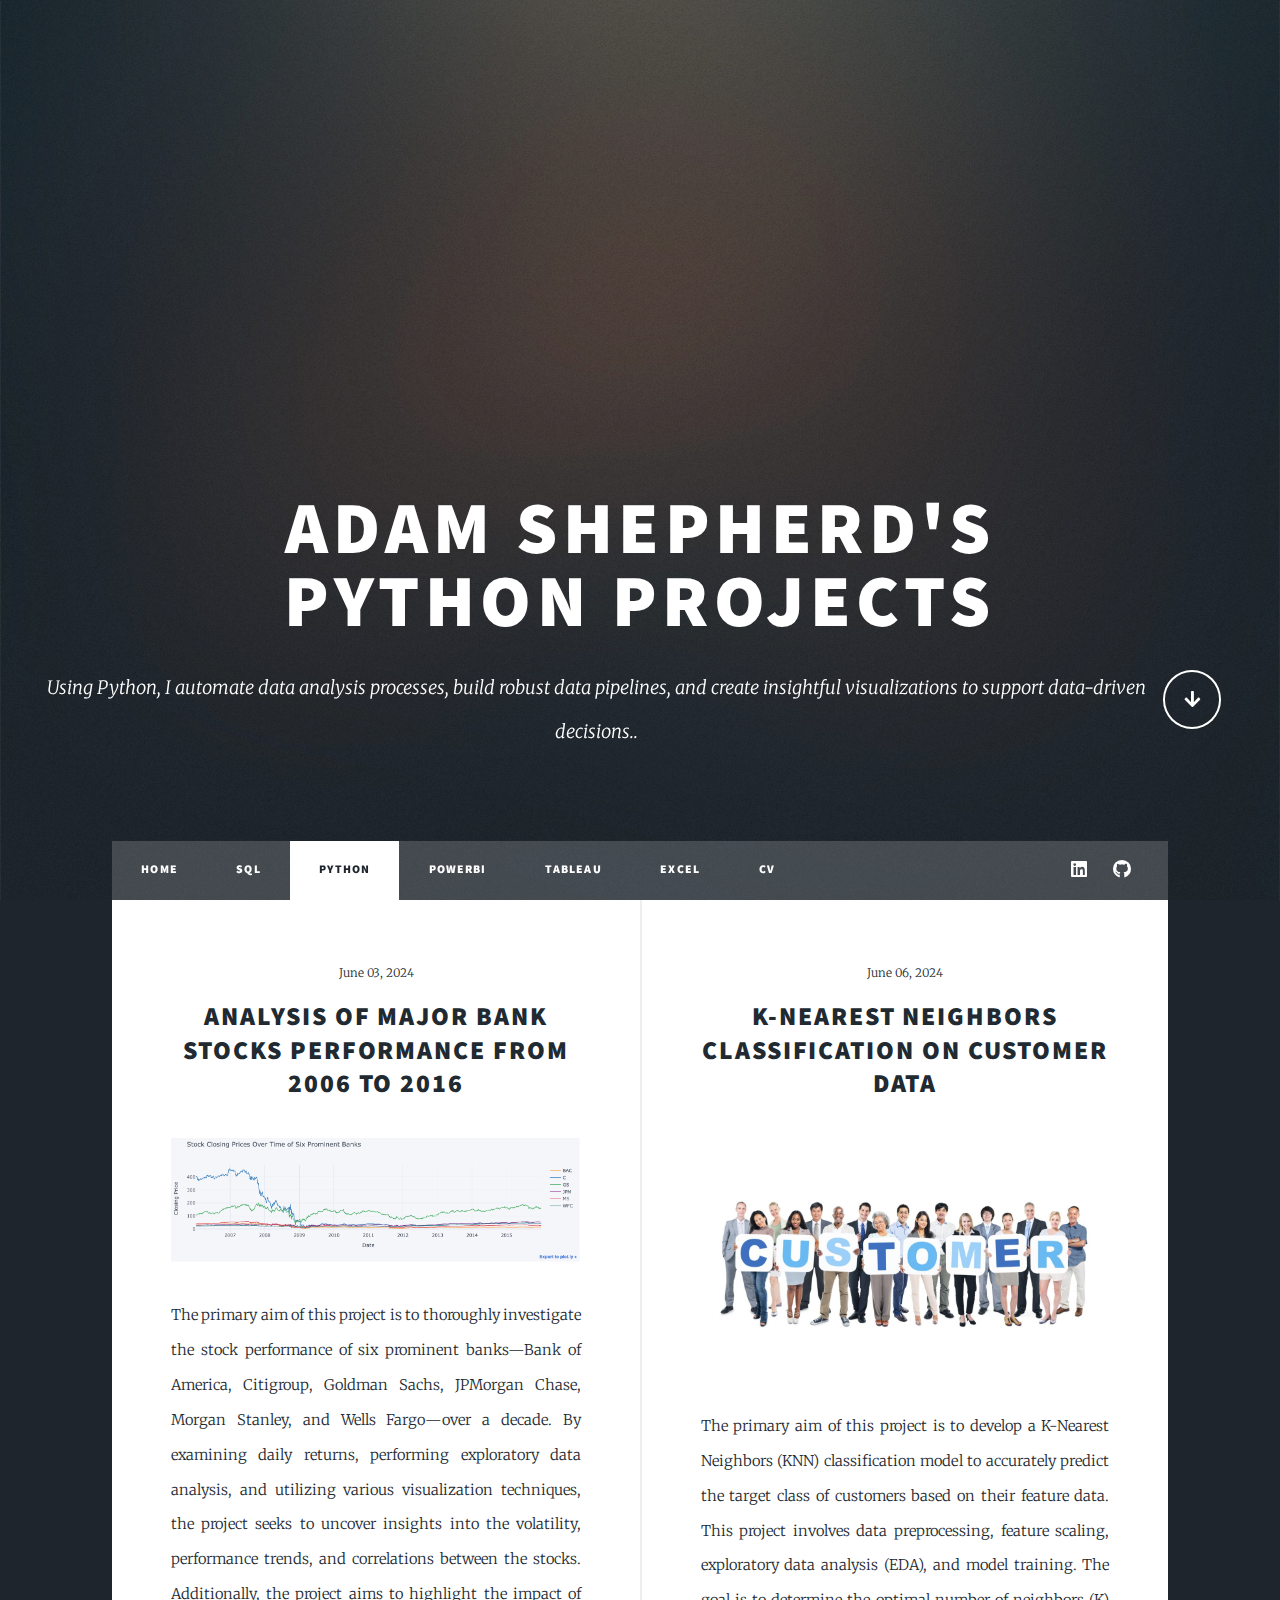
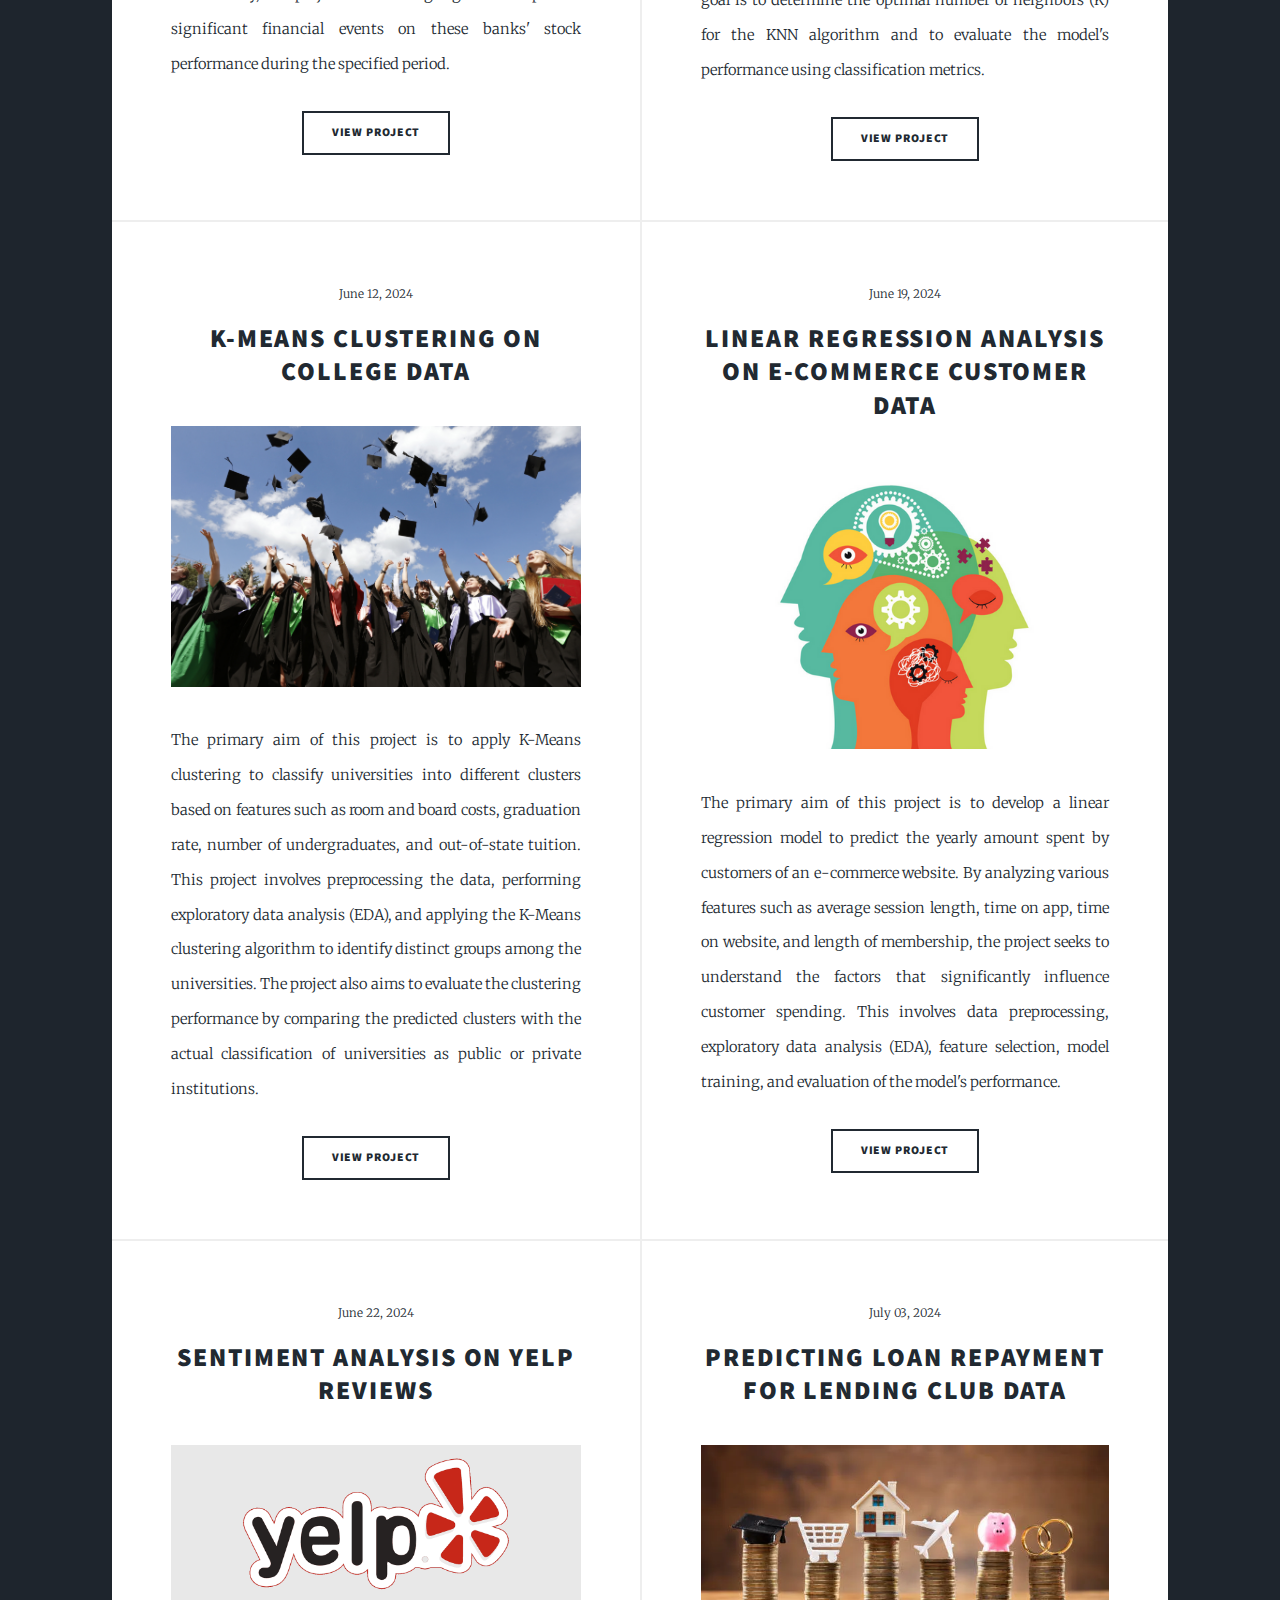
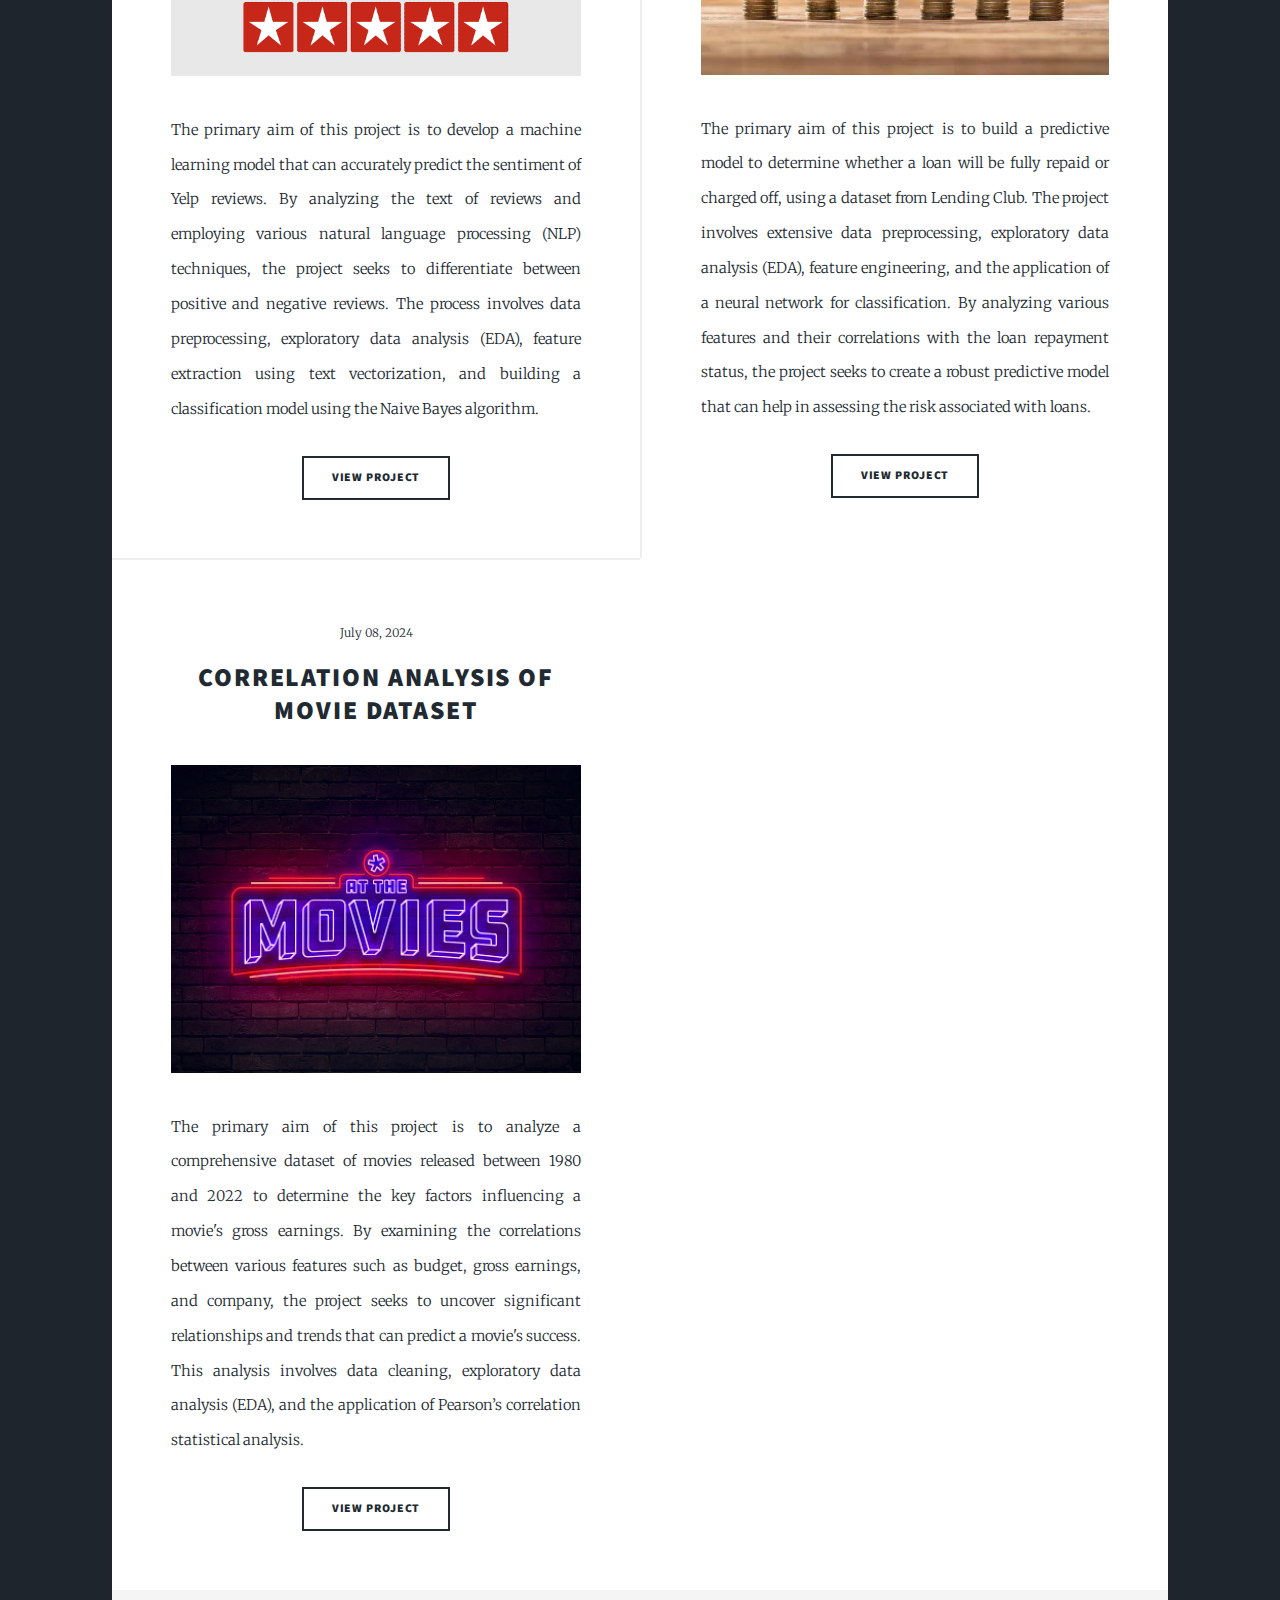
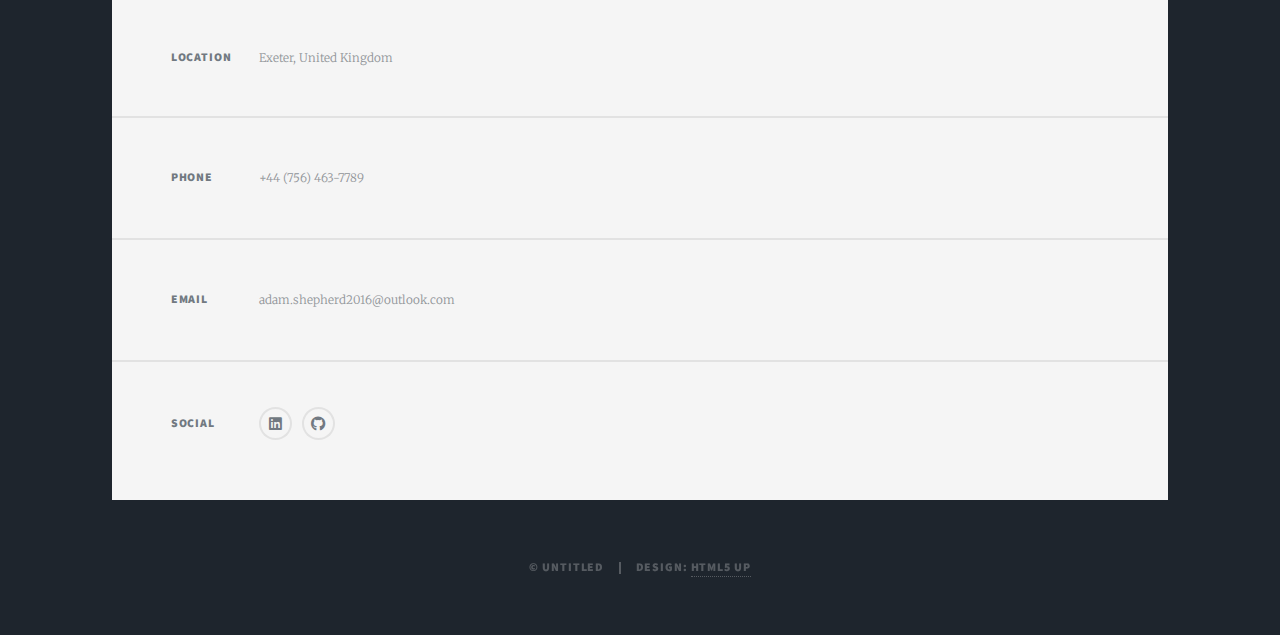
<file: Python.html>
<!DOCTYPE HTML>
<!--
	Massively by HTML5 UP
	html5up.net | @ajlkn
	Free for personal and commercial use under the CCA 3.0 license (html5up.net/license)
-->
<html>
	<head>
		<title>Python Portfolio</title>
		<meta charset="utf-8" />
		<meta name="viewport" content="width=device-width, initial-scale=1, user-scalable=no" />
		<link rel="stylesheet" href="assets/css/main.css" />
		<noscript><link rel="stylesheet" href="assets/css/noscript.css" /></noscript>
	</head>
	<body class="is-preload">

		<!-- Wrapper -->
			<div id="wrapper" class="fade-in">

				<!-- Intro -->
					<div id="intro">
						<h1>Adam Shepherd's<br />
							<span class="blue-text">Python</span> Projects</h1>
							<ul class="actions">
							<p>Using Python, I automate data analysis processes, build robust data pipelines, and create insightful visualizations to support data-driven decisions.</a>.</p>
							<li><a href="#header" class="button icon solid solo fa-arrow-down scrolly">Continue</a></li>
						</ul>
					</div>

				<!-- Header -->
					<header id="header">
						<a href="index.html" class="logo">Adam Shepherd</a>
					</header>

				<!-- Nav -->
				<nav id="nav">
					<ul class="links">
						<li><a href="index.html">Home</a></li>
						<li><a href="SQL.html">SQL</a></li>
						<li class="active"><a href="Python.html">Python</a></li>
						<li><a href="PowerBI.html">PowerBI</a></li>
						<li><a href="Tableau.html">Tableau</a></li>
						<li><a href="Excel.html">Excel</a></li>
						<li><a href="cv.html">CV</a></li>
					</ul>
					<ul class="icons">
						<li><a href="https://www.linkedin.com/in/adam-shepherd-710700203/" class="icon brands alt fa-linkedin"><span class="label">LinkedIn</span></a></li>
						<li><a href="https://github.com/Adamshepherd36" class="icon brands alt fa-github"><span class="label">GitHub</span></a></li>
					</ul>
				</nav>

				<!-- Main -->
					<div id="main">


						<!-- Posts -->
						<section class="posts">
							<article>
								<header>
									<span class="date">June 03, 2024</span>
									<h2><a href="https://github.com/Adamshepherd36/Projects/blob/main/Financial_Project.ipynb">Analysis of Major Bank Stocks Performance from 2006 to 2016<br />
									
								</header>
								<a href="https://github.com/Adamshepherd36/Projects/blob/main/Financial_Project.ipynb" class="image fit"><img src="images/Stocks.png" alt="" /></a>
								<p>The primary aim of this project is to thoroughly investigate the stock performance of six prominent banks—Bank of America, Citigroup, Goldman Sachs, JPMorgan Chase, Morgan Stanley, and Wells Fargo—over a decade. By examining daily returns, performing exploratory data analysis, and utilizing various visualization techniques, the project seeks to uncover insights into the volatility, performance trends, and correlations between the stocks. Additionally, the project aims to highlight the impact of significant financial events on these banks' stock performance during the specified period.</p>
								<ul class="actions special">
									<li><a href="https://github.com/Adamshepherd36/Projects/blob/main/Financial_Project.ipynb" class="button">View project</a></li>
								</ul>
							</article>
							<article>
								<header>
									<span class="date">June 06, 2024</span>
									<h2><a href="https://github.com/Adamshepherd36/Projects/blob/main/K%20Nearest%20Neighbors%20Project.ipynb">K-Nearest Neighbors Classification on Customer Data<br />
									
								</header>
								<a href="https://github.com/Adamshepherd36/Projects/blob/main/K%20Nearest%20Neighbors%20Project.ipynb" class="image fit"><img src="images/Customers.jpeg" alt="" /></a>
								<p>The primary aim of this project is to develop a K-Nearest Neighbors (KNN) classification model to accurately predict the target class of customers based on their feature data. This project involves data preprocessing, feature scaling, exploratory data analysis (EDA), and model training. The goal is to determine the optimal number of neighbors (K) for the KNN algorithm and to evaluate the model's performance using classification metrics.</p>
								<ul class="actions special">
									<li><a href="https://github.com/Adamshepherd36/Projects/blob/main/K%20Nearest%20Neighbors%20Project.ipynb" class="button">View project</a></li>
								</ul>
							</article>
							<article>
								<header>
									<span class="date">June 12, 2024</span>
									<h2><a href="https://github.com/Adamshepherd36/Projects/blob/main/K-Means%20Clustering%20Project.ipynb">K-Means Clustering on College Data<br />
									
								</header>
								<a href="https://github.com/Adamshepherd36/Projects/blob/main/K-Means%20Clustering%20Project.ipynb" class="image fit"><img src="images/University.jpeg" alt="" /></a>
								<p>The primary aim of this project is to apply K-Means clustering to classify universities into different clusters based on features such as room and board costs, graduation rate, number of undergraduates, and out-of-state tuition. This project involves preprocessing the data, performing exploratory data analysis (EDA), and applying the K-Means clustering algorithm to identify distinct groups among the universities. The project also aims to evaluate the clustering performance by comparing the predicted clusters with the actual classification of universities as public or private institutions.</p>
								<ul class="actions special">
									<li><a href="https://github.com/Adamshepherd36/Projects/blob/main/K-Means%20Clustering%20Project.ipynb" class="button">View project</a></li>
								</ul>
							</article>
							<article>
								<header>
									<span class="date">June 19, 2024</span>
									<h2><a href="https://github.com/Adamshepherd36/Projects/blob/main/Linear%20Regression%20Project.ipynb">Linear Regression Analysis on E-commerce Customer Data<br />
									
								</header>
								<a href="https://github.com/Adamshepherd36/Projects/blob/main/Linear%20Regression%20Project.ipynb" class="image fit"><img src="images/Behaviors.png" alt="" /></a>
								<p>The primary aim of this project is to develop a linear regression model to predict the yearly amount spent by customers of an e-commerce website. By analyzing various features such as average session length, time on app, time on website, and length of membership, the project seeks to understand the factors that significantly influence customer spending. This involves data preprocessing, exploratory data analysis (EDA), feature selection, model training, and evaluation of the model's performance.</p>
								<ul class="actions special">
									<li><a href="https://github.com/Adamshepherd36/Projects/blob/main/Linear%20Regression%20Project.ipynb" class="button">View project</a></li>
								</ul>
							</article>
							<article>
								<header>
									<span class="date">June 22, 2024</span>
									<h2><a href="https://github.com/Adamshepherd36/Projects/blob/main/Yelp_Project.ipynb">Sentiment Analysis on Yelp Reviews<br />
									
								</header>
								<a href="https://github.com/Adamshepherd36/Projects/blob/main/Yelp_Project.ipynb" class="image fit"><img src="images/Yelp.png" alt="" /></a>
								<p>The primary aim of this project is to develop a machine learning model that can accurately predict the sentiment of Yelp reviews. By analyzing the text of reviews and employing various natural language processing (NLP) techniques, the project seeks to differentiate between positive and negative reviews. The process involves data preprocessing, exploratory data analysis (EDA), feature extraction using text vectorization, and building a classification model using the Naive Bayes algorithm.</p>
								<ul class="actions special">
									<li><a href="https://github.com/Adamshepherd36/Projects/blob/main/Yelp_Project.ipynb" class="button">View project</a></li>
								</ul>
							</article>
							<article>
								<header>
									<span class="date">July 03, 2024</span>
									<h2><a href="https://github.com/Adamshepherd36/Projects/blob/main/Predicting%20Loan%20Repayment%20Status.ipynb">Predicting Loan Repayment for Lending Club Data<br />
									
								</header>
								<a href="https://github.com/Adamshepherd36/Projects/blob/main/Predicting%20Loan%20Repayment%20Status.ipynb" class="image fit"><img src="images/Loan.webp" alt="" /></a>
								<p>The primary aim of this project is to build a predictive model to determine whether a loan will be fully repaid or charged off, using a dataset from Lending Club. The project involves extensive data preprocessing, exploratory data analysis (EDA), feature engineering, and the application of a neural network for classification. By analyzing various features and their correlations with the loan repayment status, the project seeks to create a robust predictive model that can help in assessing the risk associated with loans.</p>
								<ul class="actions special">
									<li><a href="https://github.com/Adamshepherd36/Projects/blob/main/Predicting%20Loan%20Repayment%20Status.ipynb" class="button">View project</a></li>
								</ul>
							</article>
							<article>
								<header>
									<span class="date">July 08, 2024</span>
									<h2><a href="https://github.com/Adamshepherd36/Projects/blob/main/Movie%20Correlation%20Project.ipynb">Correlation Analysis of Movie Dataset<br />
									
								</header>
								<a href="https://github.com/Adamshepherd36/Projects/blob/main/Movie%20Correlation%20Project.ipynb" class="image fit"><img src="images/Movies.jpg" alt="" /></a>
								<p>The primary aim of this project is to analyze a comprehensive dataset of movies released between 1980 and 2022 to determine the key factors influencing a movie's gross earnings. By examining the correlations between various features such as budget, gross earnings, and company, the project seeks to uncover significant relationships and trends that can predict a movie's success. This analysis involves data cleaning, exploratory data analysis (EDA), and the application of Pearson’s correlation statistical analysis.</p>
								<ul class="actions special">
									<li><a href="https://github.com/Adamshepherd36/Projects/blob/main/Movie%20Correlation%20Project.ipynb" class="button">View project</a></li>
								</ul>
							</article>
						</section>

				</div>

			<!-- Footer -->
			<footer id="footer">
					
				<section class="split contact">
					<section class="alt">
						<h3>Location</h3>
						<p>Exeter, United Kingdom</p>
					</section>
					<section>
						<h3>Phone</h3>
						<p>+44 (756) 463-7789</p>
					</section>
					<section>
						<h3>Email</h3>
						<p>adam.shepherd2016@outlook.com</p>
					</section>
					<section>
						<h3>Social</h3>
						<ul class="icons alt">
							<li><a href="https://www.linkedin.com/in/adam-shepherd-710700203/" class="icon brands alt fa-linkedin"><span class="label">linkedin</span></a></li>
							<li><a href="https://github.com/Adamshepherd36" class="icon brands alt fa-github"><span class="label">GitHub</span></a></li>
						</ul>
					</section>
				</section>
			</footer>

			<!-- Copyright -->
				<div id="copyright">
					<ul><li>&copy; Untitled</li><li>Design: <a href="https://html5up.net">HTML5 UP</a></li></ul>
				</div>

		</div>

	<!-- Scripts -->
		<script src="assets/js/jquery.min.js"></script>
		<script src="assets/js/jquery.scrollex.min.js"></script>
		<script src="assets/js/jquery.scrolly.min.js"></script>
		<script src="assets/js/browser.min.js"></script>
		<script src="assets/js/breakpoints.min.js"></script>
		<script src="assets/js/util.js"></script>
		<script src="assets/js/main.js"></script>

</body>
</html>
</file>
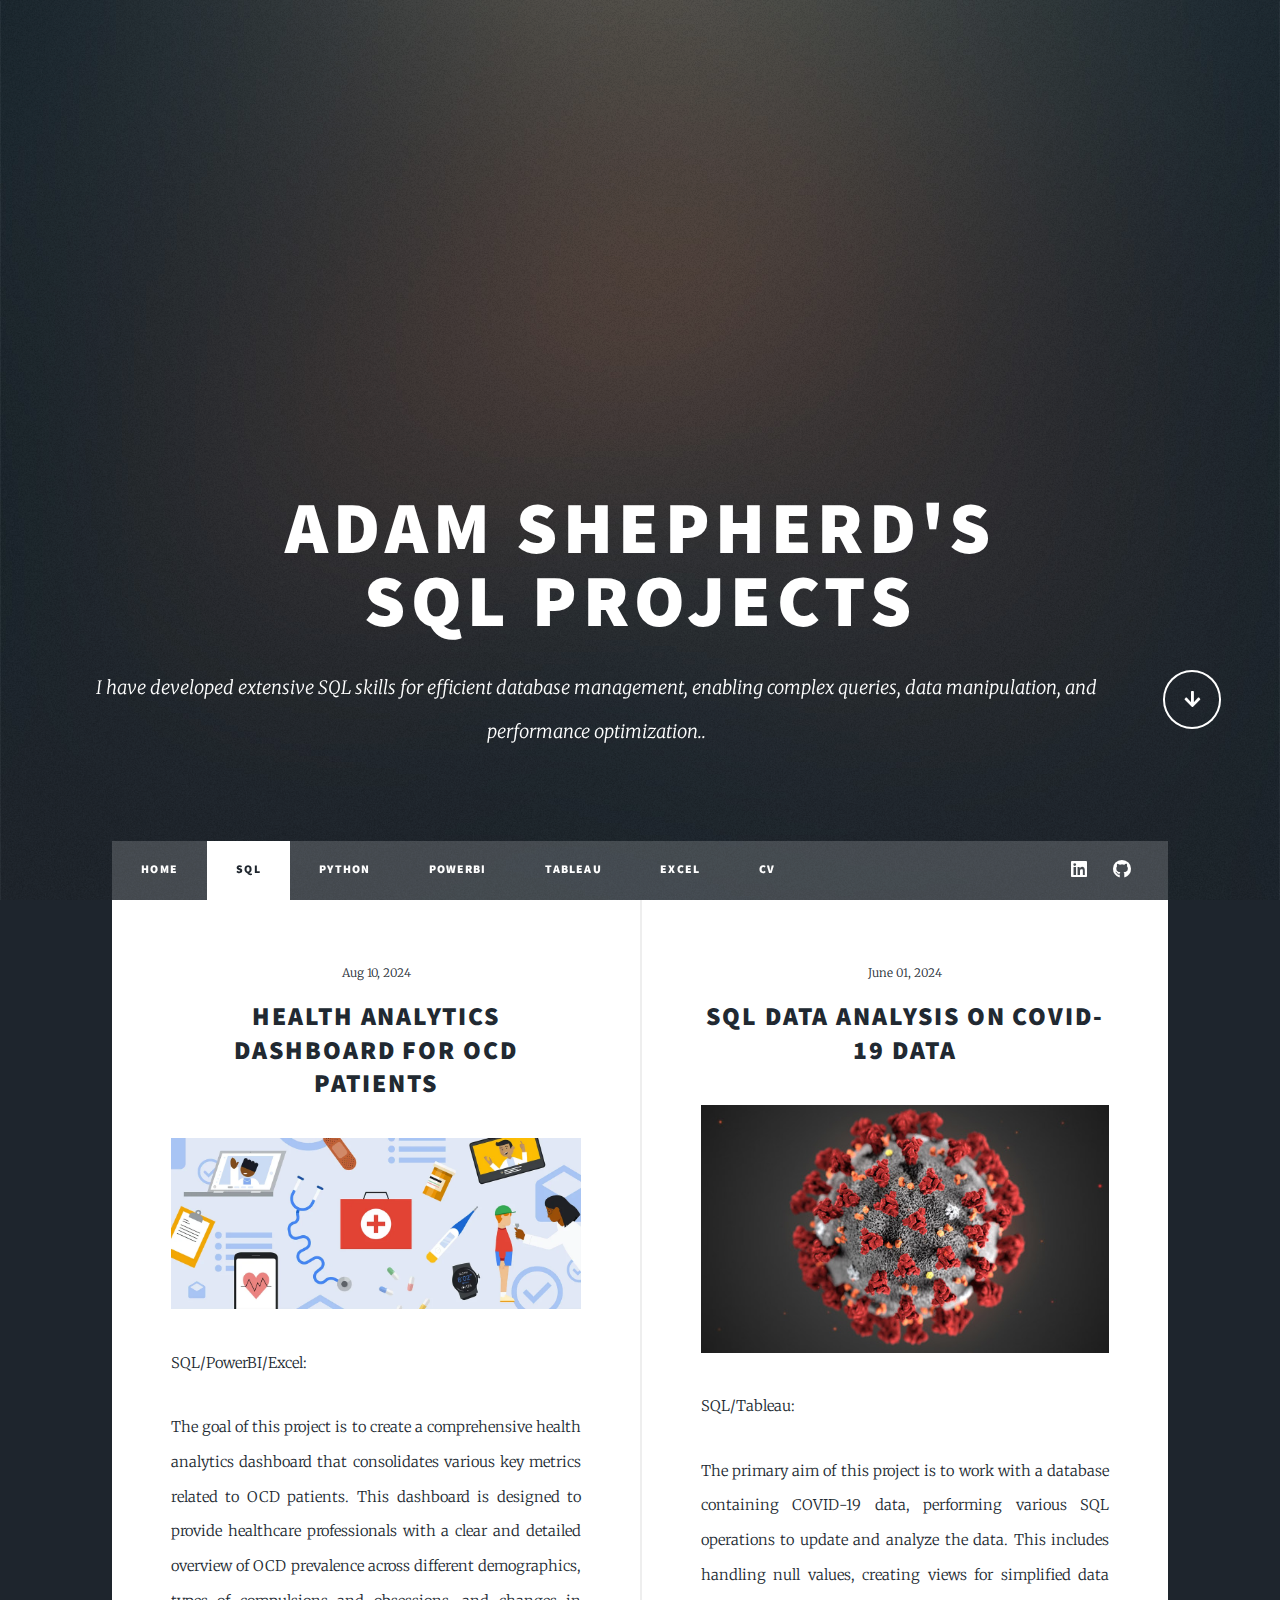
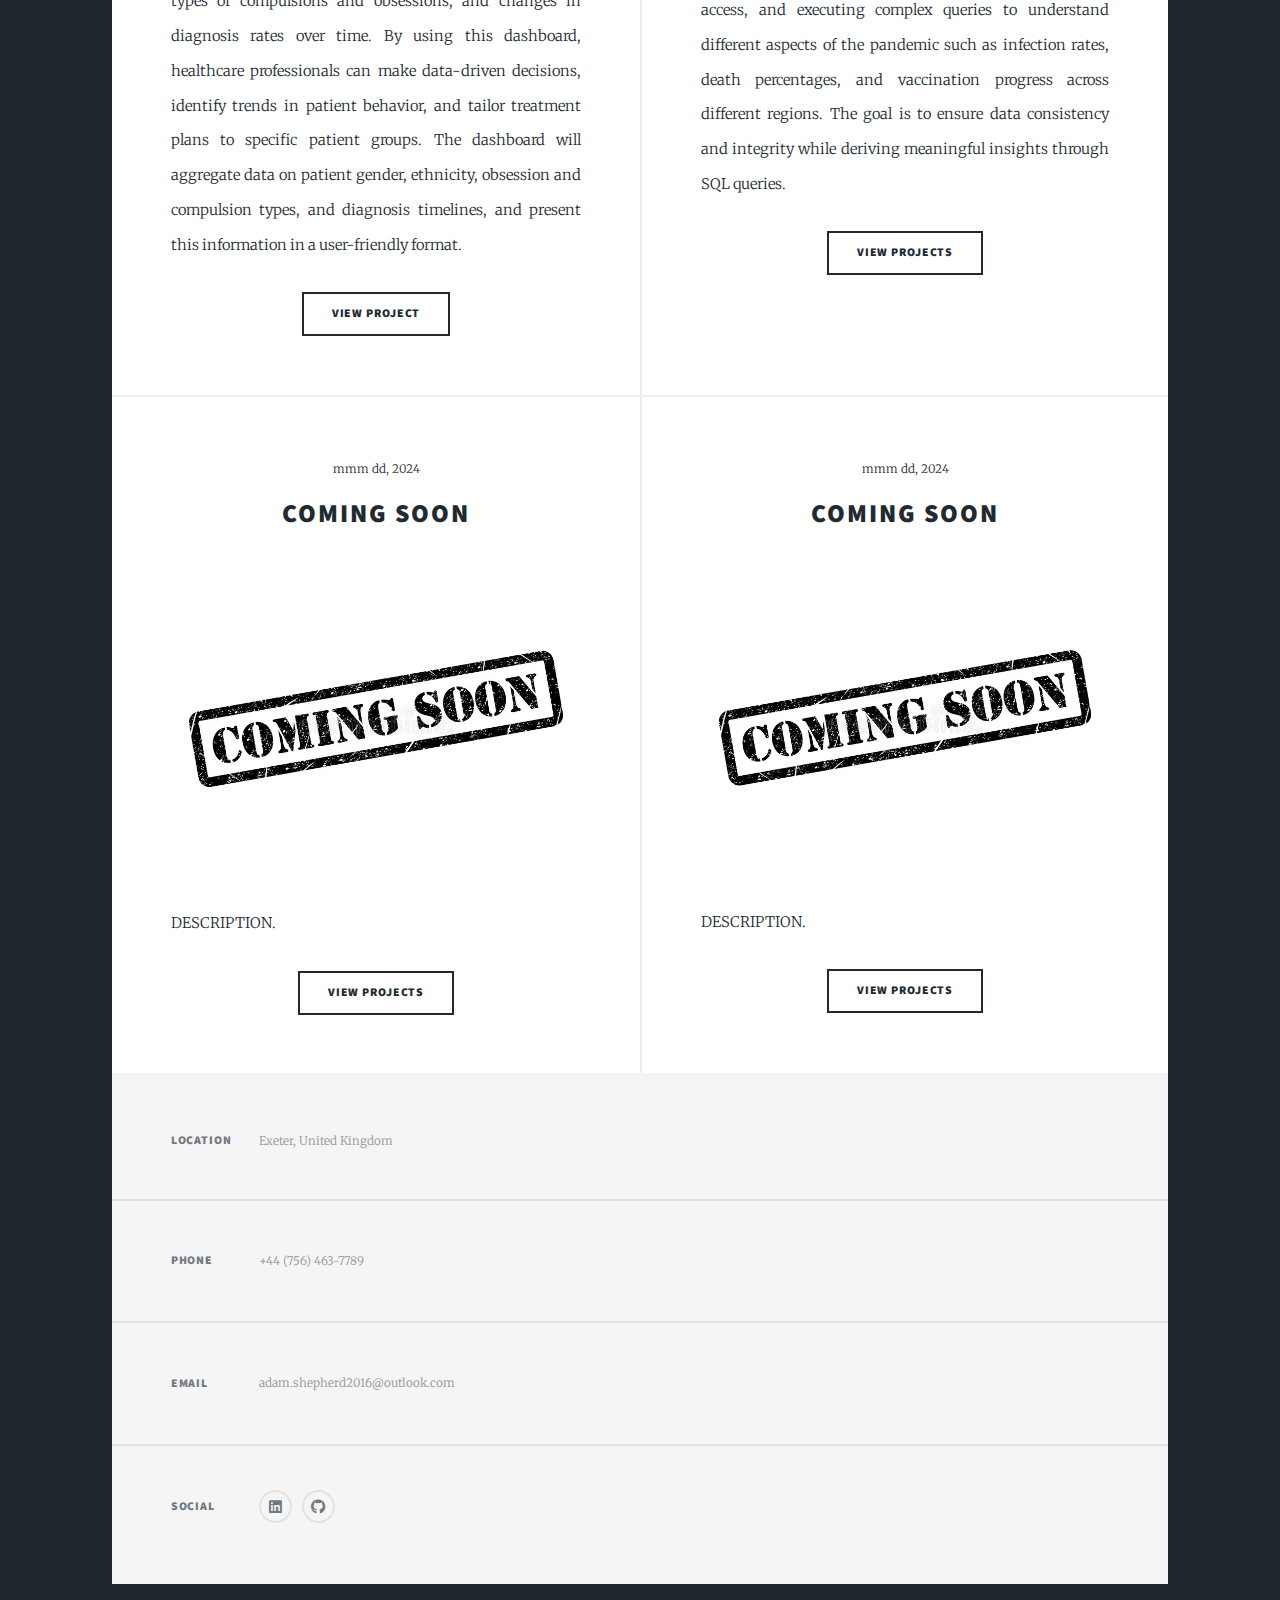
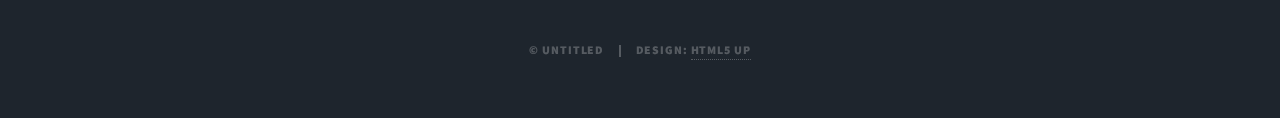
<file: SQL.html>
<!DOCTYPE HTML>
<!--
	Massively by HTML5 UP
	html5up.net | @ajlkn
	Free for personal and commercial use under the CCA 3.0 license (html5up.net/license)
-->
<html>
	<head>
		<title>SQL Portfolio</title>
		<meta charset="utf-8" />
		<meta name="viewport" content="width=device-width, initial-scale=1, user-scalable=no" />
		<link rel="stylesheet" href="assets/css/main.css" />
		<noscript><link rel="stylesheet" href="assets/css/noscript.css" /></noscript>
	</head>
	<body class="is-preload">

		<!-- Wrapper -->
			<div id="wrapper" class="fade-in">

<!-- Intro -->
<div id="intro">
    <h1>Adam Shepherd's<br />
    <span class="blue-text">SQL</span> Projects</h1>
    <ul class="actions">
	<p>I have developed extensive SQL skills for efficient database management, enabling complex queries, data manipulation, and performance optimization.</a>.</p>

        <li><a href="#header" class="button icon solid solo fa-arrow-down scrolly">Continue</a></li>
    </ul>
</div>

				<!-- Header -->
					<header id="header">
						<a href="index.html" class="logo">Adam Shepherd</a>
					</header>

				<!-- Nav -->
				<nav id="nav">
					<ul class="links">
						<li><a href="index.html">Home</a></li>
						<li class="active"><a href="SQL.html">SQL</a></li>
						<li><a href="Python.html">Python</a></li>
						<li><a href="PowerBI.html">PowerBI</a></li>
						<li><a href="Tableau.html">Tableau</a></li>
						<li><a href="Excel.html">Excel</a></li>
						<li><a href="cv.html">CV</a></li>
						</ul>
					<ul class="icons">
						<li><a href="https://www.linkedin.com/in/adam-shepherd-710700203/" class="icon brands alt fa-linkedin"><span class="label">LinkedIn</span></a></li>
						<li><a href="https://github.com/Adamshepherd36" class="icon brands alt fa-github"><span class="label">GitHub</span></a></li>
					</ul>
				</nav>

				<!-- Main -->
					<div id="main">


						<!-- Posts -->
						<section class="posts">
							<article>
								<header>
									<span class="date">Aug 10, 2024</span>
									<h2><a href="https://github.com/Adamshepherd36/Projects/tree/main/Health%20Analytics%20Dashboard%20for%20OCD%20Patients">Health Analytics Dashboard for OCD Patients<br />
								</header>
								<a href="https://github.com/Adamshepherd36/Projects/tree/main/Health%20Analytics%20Dashboard%20for%20OCD%20Patients" class="image fit"><img src="images/Healthcare.webp" alt="" /></a>
								<p>SQL/PowerBI/Excel:</p>
								<p>The goal of this project is to create a comprehensive health analytics dashboard that consolidates various key metrics related to OCD patients. This dashboard is designed to provide healthcare professionals with a clear and detailed overview of OCD prevalence across different demographics, types of compulsions and obsessions, and changes in diagnosis rates over time. By using this dashboard, healthcare professionals can make data-driven decisions, identify trends in patient behavior, and tailor treatment plans to specific patient groups. The dashboard will aggregate data on patient gender, ethnicity, obsession and compulsion types, and diagnosis timelines, and present this information in a user-friendly format.</p>
								<ul class="actions special">
									<li><a href="https://github.com/Adamshepherd36/Projects/tree/main/Health%20Analytics%20Dashboard%20for%20OCD%20Patients" class="button">View project</a></li>
								</ul>
							</article>
							<article>
								<header>
									<span class="date">June 01, 2024</span>
									<h2><a href="https://github.com/Adamshepherd36/Projects/tree/main/Covid%20Projects">SQL Data Analysis on COVID-19 Data<br />
									
								</header>
								<a href="https://github.com/Adamshepherd36/Projects/tree/main/Covid%20Projects" class="image fit"><img src="images/Covid 19.jpg" alt="" /></a>
								<p>SQL/Tableau:</p>
								<p>The primary aim of this project is to work with a database containing COVID-19 data, performing various SQL operations to update and analyze the data. This includes handling null values, creating views for simplified data access, and executing complex queries to understand different aspects of the pandemic such as infection rates, death percentages, and vaccination progress across different regions. The goal is to ensure data consistency and integrity while deriving meaningful insights through SQL queries.</p>
								<ul class="actions special">
									<li><a href="https://github.com/Adamshepherd36/Projects/tree/main/Covid%20Projects" class="button">View projects</a></li>
								</ul>
							</article>
							<article>
								<header>
									<span class="date">mmm dd, 2024</span>
									<h2><a href="https://github.com/Adamshepherd36/">Coming Soon<br />
									
								</header>
								<a href="https://github.com/Adamshepherd36/" class="image fit"><img src="images/Coming soon.jpeg" alt="" /></a>
								<p>DESCRIPTION.</p>
								<ul class="actions special">
									<li><a href="https://github.com/Adamshepherd36/" class="button">View projects</a></li>
								</ul>
							</article>
							<article>
								<header>
									<span class="date">mmm dd, 2024</span>
									<h2><a href="https://github.com/Adamshepherd36/">Coming Soon<br />
									
								</header>
								<a href="https://github.com/Adamshepherd36/" class="image fit"><img src="images/Coming soon.jpeg" alt="" /></a>
								<p>DESCRIPTION.</p>
								<ul class="actions special">
									<li><a href="https://github.com/Adamshepherd36/" class="button">View projects</a></li>
								</ul>
							</article>
						</section>

				</div>

			<!-- Footer -->
			<footer id="footer">
					
				<section class="split contact">
					<section class="alt">
						<h3>Location</h3>
						<p>Exeter, United Kingdom</p>
					</section>
					<section>
						<h3>Phone</h3>
						<p>+44 (756) 463-7789</p>
					</section>
					<section>
						<h3>Email</h3>
						<p>adam.shepherd2016@outlook.com</p>
					</section>
					<section>
						<h3>Social</h3>
						<ul class="icons alt">
							<li><a href="https://www.linkedin.com/in/adam-shepherd-710700203/" class="icon brands alt fa-linkedin"><span class="label">linkedin</span></a></li>
							<li><a href="https://github.com/Adamshepherd36" class="icon brands alt fa-github"><span class="label">GitHub</span></a></li>
						</ul>
					</section>
				</section>
			</footer>

			<!-- Copyright -->
				<div id="copyright">
					<ul><li>&copy; Untitled</li><li>Design: <a href="https://html5up.net">HTML5 UP</a></li></ul>
				</div>

		</div>

	<!-- Scripts -->
		<script src="assets/js/jquery.min.js"></script>
		<script src="assets/js/jquery.scrollex.min.js"></script>
		<script src="assets/js/jquery.scrolly.min.js"></script>
		<script src="assets/js/browser.min.js"></script>
		<script src="assets/js/breakpoints.min.js"></script>
		<script src="assets/js/util.js"></script>
		<script src="assets/js/main.js"></script>

</body>
</html>
</file>
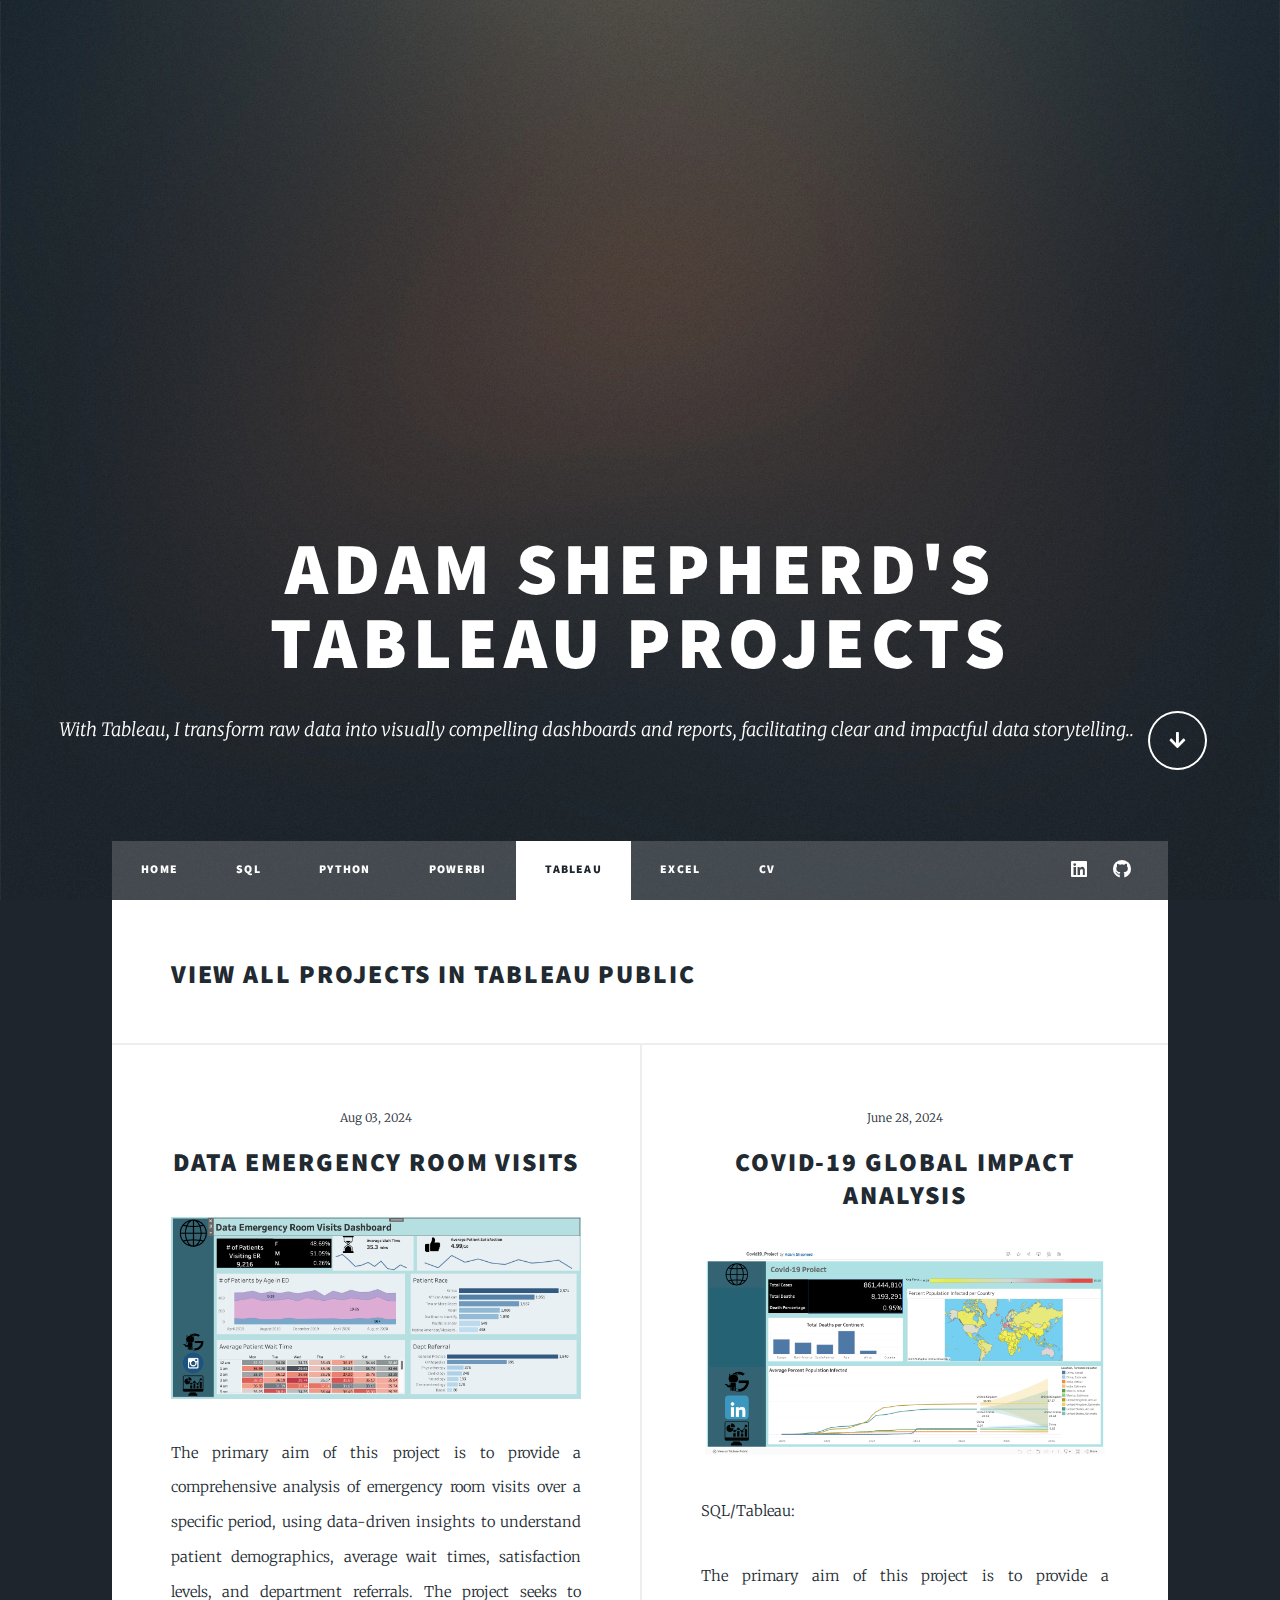
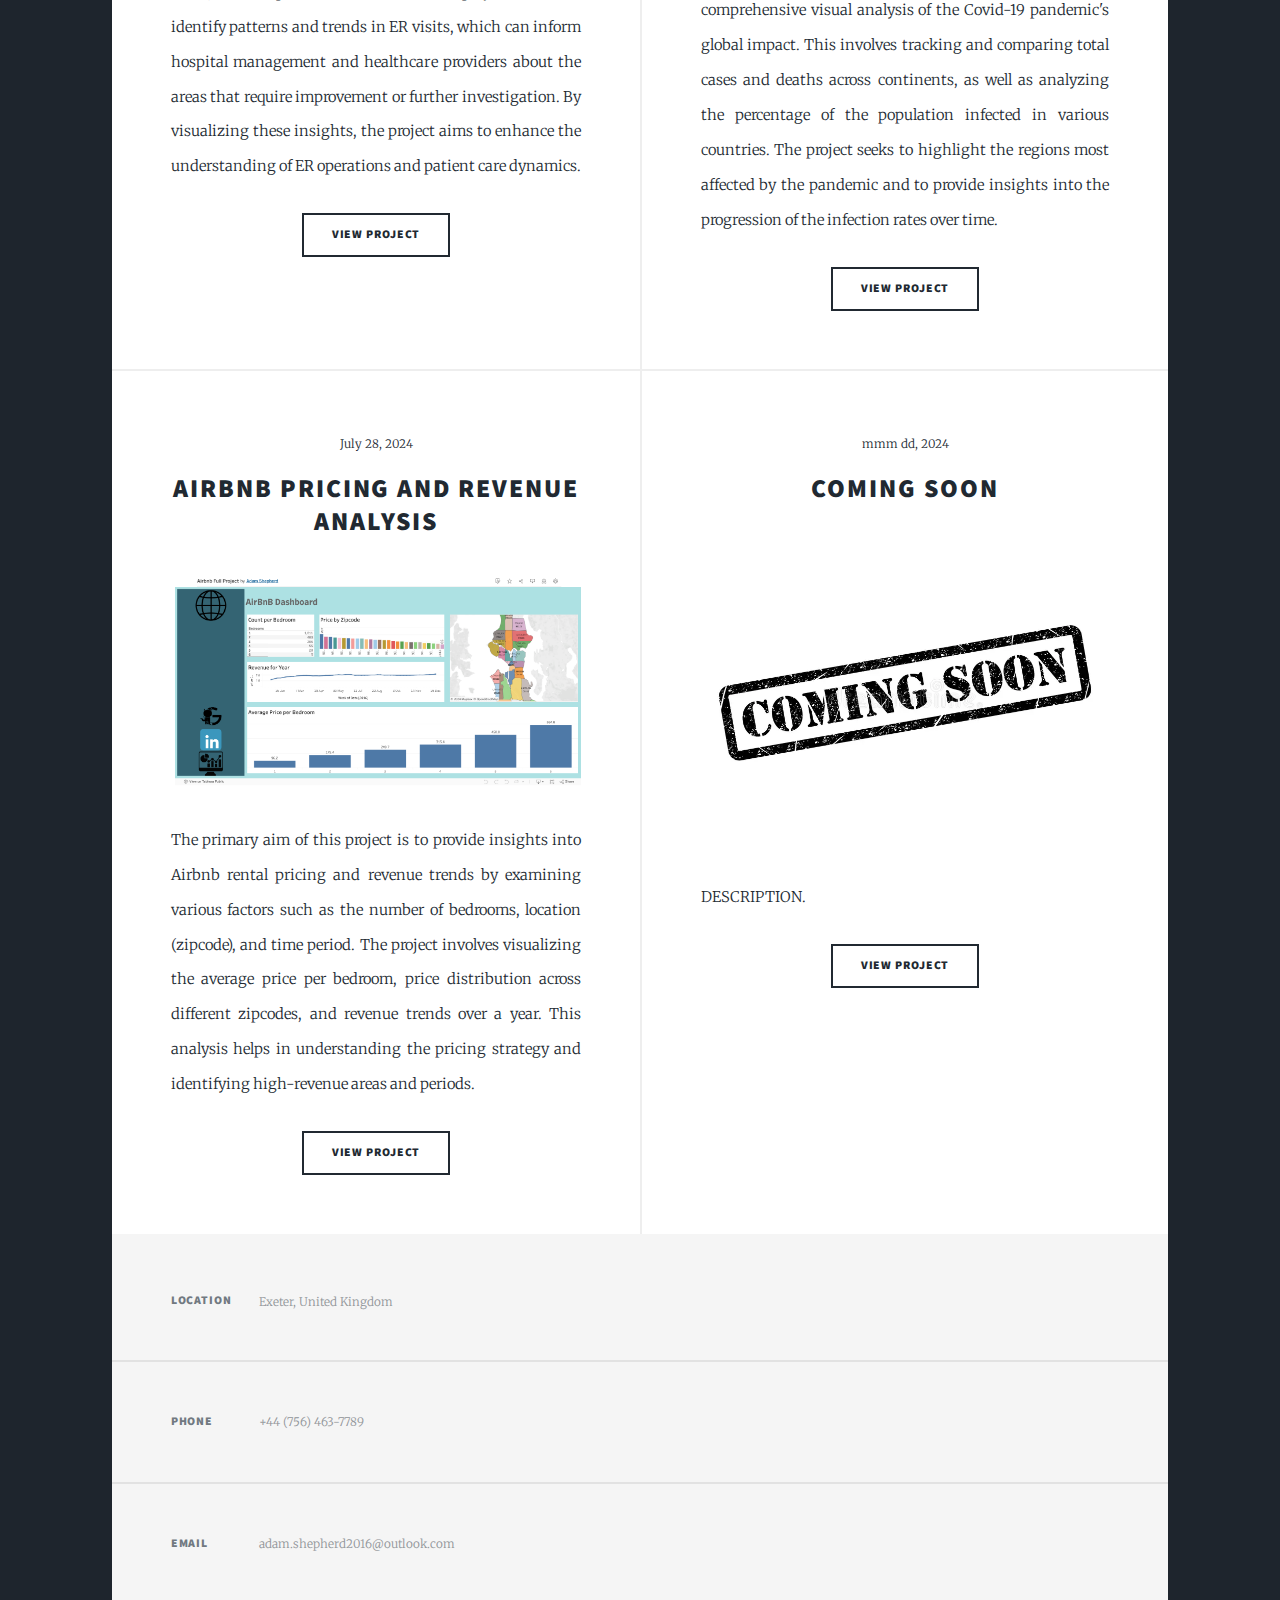
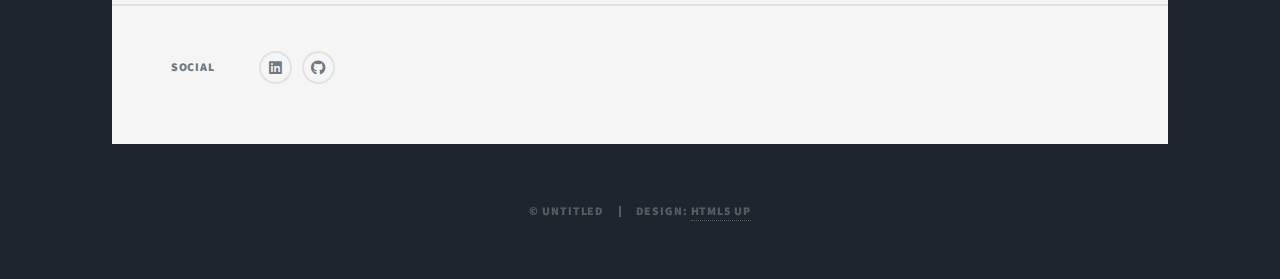
<file: Tableau.html>
<!DOCTYPE HTML>
<!--
	Massively by HTML5 UP
	html5up.net | @ajlkn
	Free for personal and commercial use under the CCA 3.0 license (html5up.net/license)
-->
<html>
	<head>
		<title>Tableau Portfolio</title>
		<meta charset="utf-8" />
		<meta name="viewport" content="width=device-width, initial-scale=1, user-scalable=no" />
		<link rel="stylesheet" href="assets/css/main.css" />
		<noscript><link rel="stylesheet" href="assets/css/noscript.css" /></noscript>
	</head>
	<body class="is-preload">

		<!-- Wrapper -->
			<div id="wrapper" class="fade-in">

				<!-- Intro -->
					<div id="intro">
						<h1>Adam Shepherd's<br />
						<span class="blue-text">Tableau</span> Projects</h1>
						<ul class="actions">
						<p>With Tableau, I transform raw data into visually compelling dashboards and reports, facilitating clear and impactful data storytelling.</a>.</p>
							<li><a href="#header" class="button icon solid solo fa-arrow-down scrolly">Continue</a></li>
						</ul>
					</div>

				<!-- Header -->
					<header id="header">
						<a href="index.html" class="logo">Adam Shepherd</a>
					</header>

				<!-- Nav -->
				<nav id="nav">
					<ul class="links">
						<li><a href="index.html">Home</a></li>
						<li><a href="SQL.html">SQL</a></li>
						<li><a href="Python.html">Python</a></li>
						<li><a href="PowerBI.html">PowerBI</a></li>
						<li class="active"><a href="Tableau.html">Tableau</a></li>
						<li><a href="Excel.html">Excel</a></li>
						<li><a href="cv.html">CV</a></li>
					</ul>
					<ul class="icons">
						<li><a href="https://www.linkedin.com/in/adam-shepherd-710700203/" class="icon brands alt fa-linkedin"><span class="label">LinkedIn</span></a></li>
						<li><a href="https://github.com/Adamshepherd36" class="icon brands alt fa-github"><span class="label">GitHub</span></a></li>
					</ul>
				</nav>

				<!-- Main -->
					<div id="main">
    <!-- Public Website Link -->
    <section>
        <header>
            <h2><a href="https://public.tableau.com/app/profile/adam.shepherd3708/vizzes">View All Projects in Tableau Public</a></h2>
        </header>
    </section>

						<!-- Posts -->
						<section class="posts">
							<article>
								<header>
									<span class="date">Aug 03, 2024</span>
									<h2><a href="https://github.com/Adamshepherd36/Projects/tree/main/Emergency%20Room%20Visits">Data Emergency Room Visits<br />
									
								</header>
								<a href="https://github.com/Adamshepherd36/Projects/tree/main/Emergency%20Room%20Visits" class="image fit"><img src="images/EmergencyRoomDashboard.png" alt="" /></a>
								<p>The primary aim of this project is to provide a comprehensive analysis of emergency room visits over a specific period, using data-driven insights to understand patient demographics, average wait times, satisfaction levels, and department referrals. The project seeks to identify patterns and trends in ER visits, which can inform hospital management and healthcare providers about the areas that require improvement or further investigation. By visualizing these insights, the project aims to enhance the understanding of ER operations and patient care dynamics.</p>
								<ul class="actions special">
									<li><a href="https://github.com/Adamshepherd36/Projects/tree/main/Emergency%20Room%20Visits" class="button">View project</a></li>
								</ul>
							</article>
							<article>
								<header>
									<span class="date">June 28, 2024</span>
									<h2><a href="https://github.com/Adamshepherd36/Projects/tree/main/Covid%20Projects">Covid-19 Global Impact Analysis<br />
									</header>
								<a href="https://github.com/Adamshepherd36/Projects/tree/main/Covid%20Projects" class="image fit"><img src="images/Covid19 Tableau Screenshot.png" alt="" /></a>
								<p>SQL/Tableau:</p>
									<p>The primary aim of this project is to provide a comprehensive visual analysis of the Covid-19 pandemic's global impact. This involves tracking and comparing total cases and deaths across continents, as well as analyzing the percentage of the population infected in various countries. The project seeks to highlight the regions most affected by the pandemic and to provide insights into the progression of the infection rates over time.</p>
								<ul class="actions special">
									<li><a href="https://github.com/Adamshepherd36/Projects/tree/main/Covid%20Projects" class="button">View project</a></li>
								</ul>
							</article>
							<article>
								<header>
									<span class="date">July 28, 2024</span>
									<h2><a href="https://github.com/Adamshepherd36/Projects/tree/main/AirBnB%20Project">Airbnb Pricing and Revenue Analysis<br />
									
								</header>
								<a href="https://github.com/Adamshepherd36/Projects/tree/main/AirBnB%20Project" class="image fit"><img src="images/AirBnB Tableau Screenshot.png" alt="" /></a>
								<p>The primary aim of this project is to provide insights into Airbnb rental pricing and revenue trends by examining various factors such as the number of bedrooms, location (zipcode), and time period. The project involves visualizing the average price per bedroom, price distribution across different zipcodes, and revenue trends over a year. This analysis helps in understanding the pricing strategy and identifying high-revenue areas and periods.</p>
								<ul class="actions special">
									<li><a href="https://github.com/Adamshepherd36/Projects/tree/main/AirBnB%20Project" class="button">View project</a></li>
								</ul>
							</article>
							<article>
								<header>
									<span class="date">mmm dd, 2024</span>
									<h2><a href="https://github.com/Adamshepherd36/">Coming Soon<br />
									
								</header>
								<a href="https://github.com/Adamshepherd36/" class="image fit"><img src="images/Coming soon.jpeg" alt="" /></a>
								<p>DESCRIPTION.</p>
								<ul class="actions special">
									<li><a href="https://github.com/Adamshepherd36/" class="button">View project</a></li>
								</ul>
							</article>
						</section>

				</div>

			<!-- Footer -->
			<footer id="footer">
					
				<section class="split contact">
					<section class="alt">
						<h3>Location</h3>
						<p>Exeter, United Kingdom</p>
					</section>
					<section>
						<h3>Phone</h3>
						<p>+44 (756) 463-7789</p>
					</section>
					<section>
						<h3>Email</h3>
						<p>adam.shepherd2016@outlook.com</p>
					</section>
					<section>
						<h3>Social</h3>
						<ul class="icons alt">
							<li><a href="https://www.linkedin.com/in/adam-shepherd-710700203/" class="icon brands alt fa-linkedin"><span class="label">linkedin</span></a></li>
							<li><a href="https://github.com/Adamshepherd36" class="icon brands alt fa-github"><span class="label">GitHub</span></a></li>
						</ul>
					</section>
				</section>
			</footer>

			<!-- Copyright -->
				<div id="copyright">
					<ul><li>&copy; Untitled</li><li>Design: <a href="https://html5up.net">HTML5 UP</a></li></ul>
				</div>

		</div>

	<!-- Scripts -->
		<script src="assets/js/jquery.min.js"></script>
		<script src="assets/js/jquery.scrollex.min.js"></script>
		<script src="assets/js/jquery.scrolly.min.js"></script>
		<script src="assets/js/browser.min.js"></script>
		<script src="assets/js/breakpoints.min.js"></script>
		<script src="assets/js/util.js"></script>
		<script src="assets/js/main.js"></script>

</body>
</html>
</file>
<file: assets/css/main.css>
@import url(fontawesome-all.min.css);
@import url("https://fonts.googleapis.com/css?family=Merriweather:300,700,300italic,700italic|Source+Sans+Pro:900");

/*
	Massively by HTML5 UP
	html5up.net | @ajlkn
	Free for personal and commercial use under the CCA 3.0 license (html5up.net/license)
*/

html, body, div, span, applet, object,
iframe, h1, h2, h3, h4, h5, h6, p, blockquote,
pre, a, abbr, acronym, address, big, cite,
code, del, dfn, em, img, ins, kbd, q, s, samp,
small, strike, strong, sub, sup, tt, var, b,
u, i, center, dl, dt, dd, ol, ul, li, fieldset,
form, label, legend, table, caption, tbody,
tfoot, thead, tr, th, td, article, aside,
canvas, details, embed, figure, figcaption,
footer, header, hgroup, menu, nav, output, ruby,
section, summary, time, mark, audio, video {
	margin: 0;
	padding: 0;
	border: 0;
	font-size: 100%;
	font: inherit;
	vertical-align: baseline;}

article, aside, details, figcaption, figure,
footer, header, hgroup, menu, nav, section {
	display: block;}

body {
	line-height: 1;
}

ol, ul {
	list-style: none;
}

blockquote, q {
	quotes: none;
}

	blockquote:before, blockquote:after, q:before, q:after {
		content: '';
		content: none;
	}

table {
	border-collapse: collapse;
	border-spacing: 0;
}

body {
	-webkit-text-size-adjust: none;
}

mark {
	background-color: transparent;
	color: inherit;
}

input::-moz-focus-inner {
	border: 0;
	padding: 0;
}

input, select, textarea {
	-moz-appearance: none;
	-webkit-appearance: none;
	-ms-appearance: none;
	appearance: none;
}

/* Basic */

	@-ms-viewport {
		width: device-width;
	}

	body {
		-ms-overflow-style: scrollbar;
	}

	@media screen and (max-width: 480px) {

		html, body {
			min-width: 320px;
		}

	}

	html {
		box-sizing: border-box;
	}

	*, *:before, *:after {
		box-sizing: inherit;
	}

	body {
		background-color: #1e252d;
	}

		body.is-preload *, body.is-preload *:before, body.is-preload *:after {
			-moz-animation: none !important;
			-webkit-animation: none !important;
			-ms-animation: none !important;
			animation: none !important;
			-moz-transition: none !important;
			-webkit-transition: none !important;
			-ms-transition: none !important;
			transition: none !important;
		}

/* Type */

	html {
		font-size: 16pt;
	}

		@media screen and (max-width: 1680px) {

			html {
				font-size: 12pt;
			}

		}

		@media screen and (max-width: 1280px) {

			html {
				font-size: 11pt;
			}

		}

		@media screen and (max-width: 360px) {

			html {
				font-size: 10pt;
			}

		}

	body {
		color: #212931;
	}

	body, input, select, textarea {
		font-family: "Merriweather", Georgia, serif;
		font-weight: 300;
		font-size: 1rem;
		line-height: 2.375;
	}

	a {
		-moz-transition: color 0.2s ease-in-out, background-color 0.2s ease-in-out, border-color 0.2s ease-in-out, box-shadow 0.2s ease-in-out;
		-webkit-transition: color 0.2s ease-in-out, background-color 0.2s ease-in-out, border-color 0.2s ease-in-out, box-shadow 0.2s ease-in-out;
		-ms-transition: color 0.2s ease-in-out, background-color 0.2s ease-in-out, border-color 0.2s ease-in-out, box-shadow 0.2s ease-in-out;
		transition: color 0.2s ease-in-out, background-color 0.2s ease-in-out, border-color 0.2s ease-in-out, box-shadow 0.2s ease-in-out;
		border-bottom: dotted 1px;
		text-decoration: none;
	}

		a:hover {
			border-bottom-color: transparent;
		}

	strong, b {
		font-weight: 600;
	}

	em, i {
		font-style: italic;
	}

	p {
		text-align: justify;
		margin: 0 0 2rem 0;
	}

	h1, h2, h3, h4, h5, h6 {
		font-family: "Source Sans Pro", Helvetica, sans-serif;
		font-weight: 900;
		line-height: 1.5;
		letter-spacing: 0.075em;
		text-transform: uppercase;
		margin: 0 0 1rem 0;
	}

		h1 a, h2 a, h3 a, h4 a, h5 a, h6 a {
			border-bottom: 0;
			color: inherit;
			text-decoration: none;
		}

	h1 {
		font-size: 4rem;
		line-height: 1.1;
		margin: 0 0 2rem 0;
	}

	h2 {
		font-size: 1.75rem;
		line-height: 1.3;
		margin: 0 0 1.5rem 0;
	}

	h3 {
		font-size: 1.25rem;
		margin: 0 0 1.5rem 0;
	}

	h4 {
		font-size: 1rem;
	}

	h5 {
		font-size: 0.9rem;
	}

	h6 {
		font-size: 0.8rem;
	}

	sub {
		font-size: 0.8rem;
		position: relative;
		top: 0.5rem;
	}

	sup {
		font-size: 0.8rem;
		position: relative;
		top: -0.5rem;
	}

	blockquote {
		border-left: solid 4px;
		font-style: italic;
		margin: 0 0 2rem 0;
		padding: 0.5rem 0 0.5rem 2rem;
	}

	code {
		border: solid 2px;
		font-family: "Courier New", monospace;
		font-size: 0.9rem;
		margin: 0 0.25rem;
		padding: 0.25rem 0.65rem;
	}

	pre {
		-webkit-overflow-scrolling: touch;
		font-family: "Courier New", monospace;
		font-size: 0.9rem;
		margin: 0 0 2rem 0;
	}

		pre code {
			display: block;
			line-height: 1.75;
			padding: 1rem 1.5rem;
			overflow-x: auto;
		}

	hr {
		border: 0;
		border-bottom: solid 2px;
		margin: 3rem 0;
	}

		hr.major {
			margin: 5rem 0;
		}

	.align-left {
		text-align: left;
	}

	.align-center {
		text-align: center;
	}

	.align-right {
		text-align: right;
	}

	input, select, textarea {
		color: #212931;
	}

	a {
		color: #212931;
		border-bottom-color: rgba(33, 41, 49, 0.5);
	}

		a:hover {
			border-bottom-color: transparent;
			color: #18bfef !important;
		}

	strong, b {
		color: #212931;
	}

	h1, h2, h3, h4, h5, h6 {
		color: #212931;
	}

	blockquote {
		border-left-color: #eeeeee;
	}

	code {
		background: rgba(220, 220, 220, 0.25);
		border-color: #eeeeee;
	}

	hr {
		border-bottom-color: #eeeeee;
	}

/* Row */

	.row {
		display: flex;
		flex-wrap: wrap;
		box-sizing: border-box;
		align-items: stretch;
	}

		.row > * {
			box-sizing: border-box;
		}

		.row.gtr-uniform > * > :last-child {
			margin-bottom: 0;
		}

		.row.aln-left {
			justify-content: flex-start;
		}

		.row.aln-center {
			justify-content: center;
		}

		.row.aln-right {
			justify-content: flex-end;
		}

		.row.aln-top {
			align-items: flex-start;
		}

		.row.aln-middle {
			align-items: center;
		}

		.row.aln-bottom {
			align-items: flex-end;
		}

		.row > .imp {
			order: -1;
		}

		.row > .col-1 {
			width: 8.33333%;
		}

		.row > .off-1 {
			margin-left: 8.33333%;
		}

		.row > .col-2 {
			width: 16.66667%;
		}

		.row > .off-2 {
			margin-left: 16.66667%;
		}

		.row > .col-3 {
			width: 25%;
		}

		.row > .off-3 {
			margin-left: 25%;
		}

		.row > .col-4 {
			width: 33.33333%;
		}

		.row > .off-4 {
			margin-left: 33.33333%;
		}

		.row > .col-5 {
			width: 41.66667%;
		}

		.row > .off-5 {
			margin-left: 41.66667%;
		}

		.row > .col-6 {
			width: 50%;
		}

		.row > .off-6 {
			margin-left: 50%;
		}

		.row > .col-7 {
			width: 58.33333%;
		}

		.row > .off-7 {
			margin-left: 58.33333%;
		}

		.row > .col-8 {
			width: 66.66667%;
		}

		.row > .off-8 {
			margin-left: 66.66667%;
		}

		.row > .col-9 {
			width: 75%;
		}

		.row > .off-9 {
			margin-left: 75%;
		}

		.row > .col-10 {
			width: 83.33333%;
		}

		.row > .off-10 {
			margin-left: 83.33333%;
		}

		.row > .col-11 {
			width: 91.66667%;
		}

		.row > .off-11 {
			margin-left: 91.66667%;
		}

		.row > .col-12 {
			width: 100%;
		}

		.row > .off-12 {
			margin-left: 100%;
		}

		.row.gtr-0 {
			margin-top: 0;
			margin-left: 0rem;
		}

			.row.gtr-0 > * {
				padding: 0 0 0 0rem;
			}

			.row.gtr-0.gtr-uniform {
				margin-top: 0rem;
			}

				.row.gtr-0.gtr-uniform > * {
					padding-top: 0rem;
				}

		.row.gtr-25 {
			margin-top: 0;
			margin-left: -0.375rem;
		}

			.row.gtr-25 > * {
				padding: 0 0 0 0.375rem;
			}

			.row.gtr-25.gtr-uniform {
				margin-top: -0.375rem;
			}

				.row.gtr-25.gtr-uniform > * {
					padding-top: 0.375rem;
				}

		.row.gtr-50 {
			margin-top: 0;
			margin-left: -0.75rem;
		}

			.row.gtr-50 > * {
				padding: 0 0 0 0.75rem;
			}

			.row.gtr-50.gtr-uniform {
				margin-top: -0.75rem;
			}

				.row.gtr-50.gtr-uniform > * {
					padding-top: 0.75rem;
				}

		.row {
			margin-top: 0;
			margin-left: -1.5rem;
		}

			.row > * {
				padding: 0 0 0 1.5rem;
			}

			.row.gtr-uniform {
				margin-top: -1.5rem;
			}

				.row.gtr-uniform > * {
					padding-top: 1.5rem;
				}

		.row.gtr-150 {
			margin-top: 0;
			margin-left: -2.25rem;
		}

			.row.gtr-150 > * {
				padding: 0 0 0 2.25rem;
			}

			.row.gtr-150.gtr-uniform {
				margin-top: -2.25rem;
			}

				.row.gtr-150.gtr-uniform > * {
					padding-top: 2.25rem;
				}

		.row.gtr-200 {
			margin-top: 0;
			margin-left: -3rem;
		}

			.row.gtr-200 > * {
				padding: 0 0 0 3rem;
			}

			.row.gtr-200.gtr-uniform {
				margin-top: -3rem;
			}

				.row.gtr-200.gtr-uniform > * {
					padding-top: 3rem;
				}

		@media screen and (max-width: 1680px) {

			.row {
				display: flex;
				flex-wrap: wrap;
				box-sizing: border-box;
				align-items: stretch;
			}

				.row > * {
					box-sizing: border-box;
				}

				.row.gtr-uniform > * > :last-child {
					margin-bottom: 0;
				}

				.row.aln-left {
					justify-content: flex-start;
				}

				.row.aln-center {
					justify-content: center;
				}

				.row.aln-right {
					justify-content: flex-end;
				}

				.row.aln-top {
					align-items: flex-start;
				}

				.row.aln-middle {
					align-items: center;
				}

				.row.aln-bottom {
					align-items: flex-end;
				}

				.row > .imp-xlarge {
					order: -1;
				}

				.row > .col-1-xlarge {
					width: 8.33333%;
				}

				.row > .off-1-xlarge {
					margin-left: 8.33333%;
				}

				.row > .col-2-xlarge {
					width: 16.66667%;
				}

				.row > .off-2-xlarge {
					margin-left: 16.66667%;
				}

				.row > .col-3-xlarge {
					width: 25%;
				}

				.row > .off-3-xlarge {
					margin-left: 25%;
				}

				.row > .col-4-xlarge {
					width: 33.33333%;
				}

				.row > .off-4-xlarge {
					margin-left: 33.33333%;
				}

				.row > .col-5-xlarge {
					width: 41.66667%;
				}

				.row > .off-5-xlarge {
					margin-left: 41.66667%;
				}

				.row > .col-6-xlarge {
					width: 50%;
				}

				.row > .off-6-xlarge {
					margin-left: 50%;
				}

				.row > .col-7-xlarge {
					width: 58.33333%;
				}

				.row > .off-7-xlarge {
					margin-left: 58.33333%;
				}

				.row > .col-8-xlarge {
					width: 66.66667%;
				}

				.row > .off-8-xlarge {
					margin-left: 66.66667%;
				}

				.row > .col-9-xlarge {
					width: 75%;
				}

				.row > .off-9-xlarge {
					margin-left: 75%;
				}

				.row > .col-10-xlarge {
					width: 83.33333%;
				}

				.row > .off-10-xlarge {
					margin-left: 83.33333%;
				}

				.row > .col-11-xlarge {
					width: 91.66667%;
				}

				.row > .off-11-xlarge {
					margin-left: 91.66667%;
				}

				.row > .col-12-xlarge {
					width: 100%;
				}

				.row > .off-12-xlarge {
					margin-left: 100%;
				}

				.row.gtr-0 {
					margin-top: 0;
					margin-left: 0rem;
				}

					.row.gtr-0 > * {
						padding: 0 0 0 0rem;
					}

					.row.gtr-0.gtr-uniform {
						margin-top: 0rem;
					}

						.row.gtr-0.gtr-uniform > * {
							padding-top: 0rem;
						}

				.row.gtr-25 {
					margin-top: 0;
					margin-left: -0.375rem;
				}

					.row.gtr-25 > * {
						padding: 0 0 0 0.375rem;
					}

					.row.gtr-25.gtr-uniform {
						margin-top: -0.375rem;
					}

						.row.gtr-25.gtr-uniform > * {
							padding-top: 0.375rem;
						}

				.row.gtr-50 {
					margin-top: 0;
					margin-left: -0.75rem;
				}

					.row.gtr-50 > * {
						padding: 0 0 0 0.75rem;
					}

					.row.gtr-50.gtr-uniform {
						margin-top: -0.75rem;
					}

						.row.gtr-50.gtr-uniform > * {
							padding-top: 0.75rem;
						}

				.row {
					margin-top: 0;
					margin-left: -1.5rem;
				}

					.row > * {
						padding: 0 0 0 1.5rem;
					}

					.row.gtr-uniform {
						margin-top: -1.5rem;
					}

						.row.gtr-uniform > * {
							padding-top: 1.5rem;
						}

				.row.gtr-150 {
					margin-top: 0;
					margin-left: -2.25rem;
				}

					.row.gtr-150 > * {
						padding: 0 0 0 2.25rem;
					}

					.row.gtr-150.gtr-uniform {
						margin-top: -2.25rem;
					}

						.row.gtr-150.gtr-uniform > * {
							padding-top: 2.25rem;
						}

				.row.gtr-200 {
					margin-top: 0;
					margin-left: -3rem;
				}

					.row.gtr-200 > * {
						padding: 0 0 0 3rem;
					}

					.row.gtr-200.gtr-uniform {
						margin-top: -3rem;
					}

						.row.gtr-200.gtr-uniform > * {
							padding-top: 3rem;
						}

		}

		@media screen and (max-width: 1280px) {

			.row {
				display: flex;
				flex-wrap: wrap;
				box-sizing: border-box;
				align-items: stretch;
			}

				.row > * {
					box-sizing: border-box;
				}

				.row.gtr-uniform > * > :last-child {
					margin-bottom: 0;
				}

				.row.aln-left {
					justify-content: flex-start;
				}

				.row.aln-center {
					justify-content: center;
				}

				.row.aln-right {
					justify-content: flex-end;
				}

				.row.aln-top {
					align-items: flex-start;
				}

				.row.aln-middle {
					align-items: center;
				}

				.row.aln-bottom {
					align-items: flex-end;
				}

				.row > .imp-large {
					order: -1;
				}

				.row > .col-1-large {
					width: 8.33333%;
				}

				.row > .off-1-large {
					margin-left: 8.33333%;
				}

				.row > .col-2-large {
					width: 16.66667%;
				}

				.row > .off-2-large {
					margin-left: 16.66667%;
				}

				.row > .col-3-large {
					width: 25%;
				}

				.row > .off-3-large {
					margin-left: 25%;
				}

				.row > .col-4-large {
					width: 33.33333%;
				}

				.row > .off-4-large {
					margin-left: 33.33333%;
				}

				.row > .col-5-large {
					width: 41.66667%;
				}

				.row > .off-5-large {
					margin-left: 41.66667%;
				}

				.row > .col-6-large {
					width: 50%;
				}

				.row > .off-6-large {
					margin-left: 50%;
				}

				.row > .col-7-large {
					width: 58.33333%;
				}

				.row > .off-7-large {
					margin-left: 58.33333%;
				}

				.row > .col-8-large {
					width: 66.66667%;
				}

				.row > .off-8-large {
					margin-left: 66.66667%;
				}

				.row > .col-9-large {
					width: 75%;
				}

				.row > .off-9-large {
					margin-left: 75%;
				}

				.row > .col-10-large {
					width: 83.33333%;
				}

				.row > .off-10-large {
					margin-left: 83.33333%;
				}

				.row > .col-11-large {
					width: 91.66667%;
				}

				.row > .off-11-large {
					margin-left: 91.66667%;
				}

				.row > .col-12-large {
					width: 100%;
				}

				.row > .off-12-large {
					margin-left: 100%;
				}

				.row.gtr-0 {
					margin-top: 0;
					margin-left: 0rem;
				}

					.row.gtr-0 > * {
						padding: 0 0 0 0rem;
					}

					.row.gtr-0.gtr-uniform {
						margin-top: 0rem;
					}

						.row.gtr-0.gtr-uniform > * {
							padding-top: 0rem;
						}

				.row.gtr-25 {
					margin-top: 0;
					margin-left: -0.375rem;
				}

					.row.gtr-25 > * {
						padding: 0 0 0 0.375rem;
					}

					.row.gtr-25.gtr-uniform {
						margin-top: -0.375rem;
					}

						.row.gtr-25.gtr-uniform > * {
							padding-top: 0.375rem;
						}

				.row.gtr-50 {
					margin-top: 0;
					margin-left: -0.75rem;
				}

					.row.gtr-50 > * {
						padding: 0 0 0 0.75rem;
					}

					.row.gtr-50.gtr-uniform {
						margin-top: -0.75rem;
					}

						.row.gtr-50.gtr-uniform > * {
							padding-top: 0.75rem;
						}

				.row {
					margin-top: 0;
					margin-left: -1.5rem;
				}

					.row > * {
						padding: 0 0 0 1.5rem;
					}

					.row.gtr-uniform {
						margin-top: -1.5rem;
					}

						.row.gtr-uniform > * {
							padding-top: 1.5rem;
						}

				.row.gtr-150 {
					margin-top: 0;
					margin-left: -2.25rem;
				}

					.row.gtr-150 > * {
						padding: 0 0 0 2.25rem;
					}

					.row.gtr-150.gtr-uniform {
						margin-top: -2.25rem;
					}

						.row.gtr-150.gtr-uniform > * {
							padding-top: 2.25rem;
						}

				.row.gtr-200 {
					margin-top: 0;
					margin-left: -3rem;
				}

					.row.gtr-200 > * {
						padding: 0 0 0 3rem;
					}

					.row.gtr-200.gtr-uniform {
						margin-top: -3rem;
					}

						.row.gtr-200.gtr-uniform > * {
							padding-top: 3rem;
						}

		}

		@media screen and (max-width: 980px) {

			.row {
				display: flex;
				flex-wrap: wrap;
				box-sizing: border-box;
				align-items: stretch;
			}

				.row > * {
					box-sizing: border-box;
				}

				.row.gtr-uniform > * > :last-child {
					margin-bottom: 0;
				}

				.row.aln-left {
					justify-content: flex-start;
				}

				.row.aln-center {
					justify-content: center;
				}

				.row.aln-right {
					justify-content: flex-end;
				}

				.row.aln-top {
					align-items: flex-start;
				}

				.row.aln-middle {
					align-items: center;
				}

				.row.aln-bottom {
					align-items: flex-end;
				}

				.row > .imp-medium {
					order: -1;
				}

				.row > .col-1-medium {
					width: 8.33333%;
				}

				.row > .off-1-medium {
					margin-left: 8.33333%;
				}

				.row > .col-2-medium {
					width: 16.66667%;
				}

				.row > .off-2-medium {
					margin-left: 16.66667%;
				}

				.row > .col-3-medium {
					width: 25%;
				}

				.row > .off-3-medium {
					margin-left: 25%;
				}

				.row > .col-4-medium {
					width: 33.33333%;
				}

				.row > .off-4-medium {
					margin-left: 33.33333%;
				}

				.row > .col-5-medium {
					width: 41.66667%;
				}

				.row > .off-5-medium {
					margin-left: 41.66667%;
				}

				.row > .col-6-medium {
					width: 50%;
				}

				.row > .off-6-medium {
					margin-left: 50%;
				}

				.row > .col-7-medium {
					width: 58.33333%;
				}

				.row > .off-7-medium {
					margin-left: 58.33333%;
				}

				.row > .col-8-medium {
					width: 66.66667%;
				}

				.row > .off-8-medium {
					margin-left: 66.66667%;
				}

				.row > .col-9-medium {
					width: 75%;
				}

				.row > .off-9-medium {
					margin-left: 75%;
				}

				.row > .col-10-medium {
					width: 83.33333%;
				}

				.row > .off-10-medium {
					margin-left: 83.33333%;
				}

				.row > .col-11-medium {
					width: 91.66667%;
				}

				.row > .off-11-medium {
					margin-left: 91.66667%;
				}

				.row > .col-12-medium {
					width: 100%;
				}

				.row > .off-12-medium {
					margin-left: 100%;
				}

				.row.gtr-0 {
					margin-top: 0;
					margin-left: 0rem;
				}

					.row.gtr-0 > * {
						padding: 0 0 0 0rem;
					}

					.row.gtr-0.gtr-uniform {
						margin-top: 0rem;
					}

						.row.gtr-0.gtr-uniform > * {
							padding-top: 0rem;
						}

				.row.gtr-25 {
					margin-top: 0;
					margin-left: -0.375rem;
				}

					.row.gtr-25 > * {
						padding: 0 0 0 0.375rem;
					}

					.row.gtr-25.gtr-uniform {
						margin-top: -0.375rem;
					}

						.row.gtr-25.gtr-uniform > * {
							padding-top: 0.375rem;
						}

				.row.gtr-50 {
					margin-top: 0;
					margin-left: -0.75rem;
				}

					.row.gtr-50 > * {
						padding: 0 0 0 0.75rem;
					}

					.row.gtr-50.gtr-uniform {
						margin-top: -0.75rem;
					}

						.row.gtr-50.gtr-uniform > * {
							padding-top: 0.75rem;
						}

				.row {
					margin-top: 0;
					margin-left: -1.5rem;
				}

					.row > * {
						padding: 0 0 0 1.5rem;
					}

					.row.gtr-uniform {
						margin-top: -1.5rem;
					}

						.row.gtr-uniform > * {
							padding-top: 1.5rem;
						}

				.row.gtr-150 {
					margin-top: 0;
					margin-left: -2.25rem;
				}

					.row.gtr-150 > * {
						padding: 0 0 0 2.25rem;
					}

					.row.gtr-150.gtr-uniform {
						margin-top: -2.25rem;
					}

						.row.gtr-150.gtr-uniform > * {
							padding-top: 2.25rem;
						}

				.row.gtr-200 {
					margin-top: 0;
					margin-left: -3rem;
				}

					.row.gtr-200 > * {
						padding: 0 0 0 3rem;
					}

					.row.gtr-200.gtr-uniform {
						margin-top: -3rem;
					}

						.row.gtr-200.gtr-uniform > * {
							padding-top: 3rem;
						}

		}

		@media screen and (max-width: 736px) {

			.row {
				display: flex;
				flex-wrap: wrap;
				box-sizing: border-box;
				align-items: stretch;
			}

				.row > * {
					box-sizing: border-box;
				}

				.row.gtr-uniform > * > :last-child {
					margin-bottom: 0;
				}

				.row.aln-left {
					justify-content: flex-start;
				}

				.row.aln-center {
					justify-content: center;
				}

				.row.aln-right {
					justify-content: flex-end;
				}

				.row.aln-top {
					align-items: flex-start;
				}

				.row.aln-middle {
					align-items: center;
				}

				.row.aln-bottom {
					align-items: flex-end;
				}

				.row > .imp-small {
					order: -1;
				}

				.row > .col-1-small {
					width: 8.33333%;
				}

				.row > .off-1-small {
					margin-left: 8.33333%;
				}

				.row > .col-2-small {
					width: 16.66667%;
				}

				.row > .off-2-small {
					margin-left: 16.66667%;
				}

				.row > .col-3-small {
					width: 25%;
				}

				.row > .off-3-small {
					margin-left: 25%;
				}

				.row > .col-4-small {
					width: 33.33333%;
				}

				.row > .off-4-small {
					margin-left: 33.33333%;
				}

				.row > .col-5-small {
					width: 41.66667%;
				}

				.row > .off-5-small {
					margin-left: 41.66667%;
				}

				.row > .col-6-small {
					width: 50%;
				}

				.row > .off-6-small {
					margin-left: 50%;
				}

				.row > .col-7-small {
					width: 58.33333%;
				}

				.row > .off-7-small {
					margin-left: 58.33333%;
				}

				.row > .col-8-small {
					width: 66.66667%;
				}

				.row > .off-8-small {
					margin-left: 66.66667%;
				}

				.row > .col-9-small {
					width: 75%;
				}

				.row > .off-9-small {
					margin-left: 75%;
				}

				.row > .col-10-small {
					width: 83.33333%;
				}

				.row > .off-10-small {
					margin-left: 83.33333%;
				}

				.row > .col-11-small {
					width: 91.66667%;
				}

				.row > .off-11-small {
					margin-left: 91.66667%;
				}

				.row > .col-12-small {
					width: 100%;
				}

				.row > .off-12-small {
					margin-left: 100%;
				}

				.row.gtr-0 {
					margin-top: 0;
					margin-left: 0rem;
				}

					.row.gtr-0 > * {
						padding: 0 0 0 0rem;
					}

					.row.gtr-0.gtr-uniform {
						margin-top: 0rem;
					}

						.row.gtr-0.gtr-uniform > * {
							padding-top: 0rem;
						}

				.row.gtr-25 {
					margin-top: 0;
					margin-left: -0.375rem;
				}

					.row.gtr-25 > * {
						padding: 0 0 0 0.375rem;
					}

					.row.gtr-25.gtr-uniform {
						margin-top: -0.375rem;
					}

						.row.gtr-25.gtr-uniform > * {
							padding-top: 0.375rem;
						}

				.row.gtr-50 {
					margin-top: 0;
					margin-left: -0.75rem;
				}

					.row.gtr-50 > * {
						padding: 0 0 0 0.75rem;
					}

					.row.gtr-50.gtr-uniform {
						margin-top: -0.75rem;
					}

						.row.gtr-50.gtr-uniform > * {
							padding-top: 0.75rem;
						}

				.row {
					margin-top: 0;
					margin-left: -1.5rem;
				}

					.row > * {
						padding: 0 0 0 1.5rem;
					}

					.row.gtr-uniform {
						margin-top: -1.5rem;
					}

						.row.gtr-uniform > * {
							padding-top: 1.5rem;
						}

				.row.gtr-150 {
					margin-top: 0;
					margin-left: -2.25rem;
				}

					.row.gtr-150 > * {
						padding: 0 0 0 2.25rem;
					}

					.row.gtr-150.gtr-uniform {
						margin-top: -2.25rem;
					}

						.row.gtr-150.gtr-uniform > * {
							padding-top: 2.25rem;
						}

				.row.gtr-200 {
					margin-top: 0;
					margin-left: -3rem;
				}

					.row.gtr-200 > * {
						padding: 0 0 0 3rem;
					}

					.row.gtr-200.gtr-uniform {
						margin-top: -3rem;
					}

						.row.gtr-200.gtr-uniform > * {
							padding-top: 3rem;
						}

		}

		@media screen and (max-width: 480px) {

			.row {
				display: flex;
				flex-wrap: wrap;
				box-sizing: border-box;
				align-items: stretch;
			}

				.row > * {
					box-sizing: border-box;
				}

				.row.gtr-uniform > * > :last-child {
					margin-bottom: 0;
				}

				.row.aln-left {
					justify-content: flex-start;
				}

				.row.aln-center {
					justify-content: center;
				}

				.row.aln-right {
					justify-content: flex-end;
				}

				.row.aln-top {
					align-items: flex-start;
				}

				.row.aln-middle {
					align-items: center;
				}

				.row.aln-bottom {
					align-items: flex-end;
				}

				.row > .imp-xsmall {
					order: -1;
				}

				.row > .col-1-xsmall {
					width: 8.33333%;
				}

				.row > .off-1-xsmall {
					margin-left: 8.33333%;
				}

				.row > .col-2-xsmall {
					width: 16.66667%;
				}

				.row > .off-2-xsmall {
					margin-left: 16.66667%;
				}

				.row > .col-3-xsmall {
					width: 25%;
				}

				.row > .off-3-xsmall {
					margin-left: 25%;
				}

				.row > .col-4-xsmall {
					width: 33.33333%;
				}

				.row > .off-4-xsmall {
					margin-left: 33.33333%;
				}

				.row > .col-5-xsmall {
					width: 41.66667%;
				}

				.row > .off-5-xsmall {
					margin-left: 41.66667%;
				}

				.row > .col-6-xsmall {
					width: 50%;
				}

				.row > .off-6-xsmall {
					margin-left: 50%;
				}

				.row > .col-7-xsmall {
					width: 58.33333%;
				}

				.row > .off-7-xsmall {
					margin-left: 58.33333%;
				}

				.row > .col-8-xsmall {
					width: 66.66667%;
				}

				.row > .off-8-xsmall {
					margin-left: 66.66667%;
				}

				.row > .col-9-xsmall {
					width: 75%;
				}

				.row > .off-9-xsmall {
					margin-left: 75%;
				}

				.row > .col-10-xsmall {
					width: 83.33333%;
				}

				.row > .off-10-xsmall {
					margin-left: 83.33333%;
				}

				.row > .col-11-xsmall {
					width: 91.66667%;
				}

				.row > .off-11-xsmall {
					margin-left: 91.66667%;
				}

				.row > .col-12-xsmall {
					width: 100%;
				}

				.row > .off-12-xsmall {
					margin-left: 100%;
				}

				.row.gtr-0 {
					margin-top: 0;
					margin-left: 0rem;
				}

					.row.gtr-0 > * {
						padding: 0 0 0 0rem;
					}

					.row.gtr-0.gtr-uniform {
						margin-top: 0rem;
					}

						.row.gtr-0.gtr-uniform > * {
							padding-top: 0rem;
						}

				.row.gtr-25 {
					margin-top: 0;
					margin-left: -0.375rem;
				}

					.row.gtr-25 > * {
						padding: 0 0 0 0.375rem;
					}

					.row.gtr-25.gtr-uniform {
						margin-top: -0.375rem;
					}

						.row.gtr-25.gtr-uniform > * {
							padding-top: 0.375rem;
						}

				.row.gtr-50 {
					margin-top: 0;
					margin-left: -0.75rem;
				}

					.row.gtr-50 > * {
						padding: 0 0 0 0.75rem;
					}

					.row.gtr-50.gtr-uniform {
						margin-top: -0.75rem;
					}

						.row.gtr-50.gtr-uniform > * {
							padding-top: 0.75rem;
						}

				.row {
					margin-top: 0;
					margin-left: -1.5rem;
				}

					.row > * {
						padding: 0 0 0 1.5rem;
					}

					.row.gtr-uniform {
						margin-top: -1.5rem;
					}

						.row.gtr-uniform > * {
							padding-top: 1.5rem;
						}

				.row.gtr-150 {
					margin-top: 0;
					margin-left: -2.25rem;
				}

					.row.gtr-150 > * {
						padding: 0 0 0 2.25rem;
					}

					.row.gtr-150.gtr-uniform {
						margin-top: -2.25rem;
					}

						.row.gtr-150.gtr-uniform > * {
							padding-top: 2.25rem;
						}

				.row.gtr-200 {
					margin-top: 0;
					margin-left: -3rem;
				}

					.row.gtr-200 > * {
						padding: 0 0 0 3rem;
					}

					.row.gtr-200.gtr-uniform {
						margin-top: -3rem;
					}

						.row.gtr-200.gtr-uniform > * {
							padding-top: 3rem;
						}

		}

		@media screen and (max-width: 360px) {

			.row {
				display: flex;
				flex-wrap: wrap;
				box-sizing: border-box;
				align-items: stretch;
			}

				.row > * {
					box-sizing: border-box;
				}

				.row.gtr-uniform > * > :last-child {
					margin-bottom: 0;
				}

				.row.aln-left {
					justify-content: flex-start;
				}

				.row.aln-center {
					justify-content: center;
				}

				.row.aln-right {
					justify-content: flex-end;
				}

				.row.aln-top {
					align-items: flex-start;
				}

				.row.aln-middle {
					align-items: center;
				}

				.row.aln-bottom {
					align-items: flex-end;
				}

				.row > .imp-xxsmall {
					order: -1;
				}

				.row > .col-1-xxsmall {
					width: 8.33333%;
				}

				.row > .off-1-xxsmall {
					margin-left: 8.33333%;
				}

				.row > .col-2-xxsmall {
					width: 16.66667%;
				}

				.row > .off-2-xxsmall {
					margin-left: 16.66667%;
				}

				.row > .col-3-xxsmall {
					width: 25%;
				}

				.row > .off-3-xxsmall {
					margin-left: 25%;
				}

				.row > .col-4-xxsmall {
					width: 33.33333%;
				}

				.row > .off-4-xxsmall {
					margin-left: 33.33333%;
				}

				.row > .col-5-xxsmall {
					width: 41.66667%;
				}

				.row > .off-5-xxsmall {
					margin-left: 41.66667%;
				}

				.row > .col-6-xxsmall {
					width: 50%;
				}

				.row > .off-6-xxsmall {
					margin-left: 50%;
				}

				.row > .col-7-xxsmall {
					width: 58.33333%;
				}

				.row > .off-7-xxsmall {
					margin-left: 58.33333%;
				}

				.row > .col-8-xxsmall {
					width: 66.66667%;
				}

				.row > .off-8-xxsmall {
					margin-left: 66.66667%;
				}

				.row > .col-9-xxsmall {
					width: 75%;
				}

				.row > .off-9-xxsmall {
					margin-left: 75%;
				}

				.row > .col-10-xxsmall {
					width: 83.33333%;
				}

				.row > .off-10-xxsmall {
					margin-left: 83.33333%;
				}

				.row > .col-11-xxsmall {
					width: 91.66667%;
				}

				.row > .off-11-xxsmall {
					margin-left: 91.66667%;
				}

				.row > .col-12-xxsmall {
					width: 100%;
				}

				.row > .off-12-xxsmall {
					margin-left: 100%;
				}

				.row.gtr-0 {
					margin-top: 0;
					margin-left: 0rem;
				}

					.row.gtr-0 > * {
						padding: 0 0 0 0rem;
					}

					.row.gtr-0.gtr-uniform {
						margin-top: 0rem;
					}

						.row.gtr-0.gtr-uniform > * {
							padding-top: 0rem;
						}

				.row.gtr-25 {
					margin-top: 0;
					margin-left: -0.375rem;
				}

					.row.gtr-25 > * {
						padding: 0 0 0 0.375rem;
					}

					.row.gtr-25.gtr-uniform {
						margin-top: -0.375rem;
					}

						.row.gtr-25.gtr-uniform > * {
							padding-top: 0.375rem;
						}

				.row.gtr-50 {
					margin-top: 0;
					margin-left: -0.75rem;
				}

					.row.gtr-50 > * {
						padding: 0 0 0 0.75rem;
					}

					.row.gtr-50.gtr-uniform {
						margin-top: -0.75rem;
					}

						.row.gtr-50.gtr-uniform > * {
							padding-top: 0.75rem;
						}

				.row {
					margin-top: 0;
					margin-left: -1.5rem;
				}

					.row > * {
						padding: 0 0 0 1.5rem;
					}

					.row.gtr-uniform {
						margin-top: -1.5rem;
					}

						.row.gtr-uniform > * {
							padding-top: 1.5rem;
						}

				.row.gtr-150 {
					margin-top: 0;
					margin-left: -2.25rem;
				}

					.row.gtr-150 > * {
						padding: 0 0 0 2.25rem;
					}

					.row.gtr-150.gtr-uniform {
						margin-top: -2.25rem;
					}

						.row.gtr-150.gtr-uniform > * {
							padding-top: 2.25rem;
						}

				.row.gtr-200 {
					margin-top: 0;
					margin-left: -3rem;
				}

					.row.gtr-200 > * {
						padding: 0 0 0 3rem;
					}

					.row.gtr-200.gtr-uniform {
						margin-top: -3rem;
					}

						.row.gtr-200.gtr-uniform > * {
							padding-top: 3rem;
						}

		}

/* Box */

	.box {
		border: solid 2px;
		margin-bottom: 2rem;
		padding: 1.5rem;
	}

		.box > :last-child,
		.box > :last-child > :last-child,
		.box > :last-child > :last-child > :last-child {
			margin-bottom: 0;
		}

		.box.alt {
			border: 0;
			border-radius: 0;
			padding: 0;
		}

	.box {
		border-color: #eeeeee;
	}

/* Button */

	input[type="submit"],
	input[type="reset"],
	input[type="button"],
	button,
	.button {
		-moz-appearance: none;
		-webkit-appearance: none;
		-ms-appearance: none;
		appearance: none;
		-moz-transition: background-color 0.2s ease-in-out, box-shadow 0.2s ease-in-out, color 0.2s ease-in-out;
		-webkit-transition: background-color 0.2s ease-in-out, box-shadow 0.2s ease-in-out, color 0.2s ease-in-out;
		-ms-transition: background-color 0.2s ease-in-out, box-shadow 0.2s ease-in-out, color 0.2s ease-in-out;
		transition: background-color 0.2s ease-in-out, box-shadow 0.2s ease-in-out, color 0.2s ease-in-out;
		border: 0;
		border-radius: 0;
		cursor: pointer;
		display: inline-block;
		font-family: "Source Sans Pro", Helvetica, sans-serif;
		font-size: 0.8rem;
		font-weight: 900;
		letter-spacing: 0.075em;
		height: 3rem;
		line-height: 3rem;
		padding: 0 2rem;
		text-align: center;
		text-decoration: none;
		text-transform: uppercase;
		white-space: nowrap;
	}

		input[type="submit"].icon:before,
		input[type="reset"].icon:before,
		input[type="button"].icon:before,
		button.icon:before,
		.button.icon:before {
			margin-right: 0.5rem;
		}

		input[type="submit"].icon.solo,
		input[type="reset"].icon.solo,
		input[type="button"].icon.solo,
		button.icon.solo,
		.button.icon.solo {
			position: relative;
			width: 4rem;
			height: 4rem;
			line-height: 4rem;
			border-radius: 4rem;
			text-indent: 4rem;
			overflow: hidden;
			padding: 0;
			white-space: nowrap;
		}

			input[type="submit"].icon.solo:before,
			input[type="reset"].icon.solo:before,
			input[type="button"].icon.solo:before,
			button.icon.solo:before,
			.button.icon.solo:before {
				position: absolute;
				display: block;
				top: 0;
				left: 0;
				width: inherit;
				height: inherit;
				line-height: inherit;
				font-size: 1.25rem;
				margin-right: 0;
				text-align: center;
				text-indent: 0;
			}

		input[type="submit"].fit,
		input[type="reset"].fit,
		input[type="button"].fit,
		button.fit,
		.button.fit {
			width: 100%;
		}

		input[type="submit"].small,
		input[type="reset"].small,
		input[type="button"].small,
		button.small,
		.button.small {
			font-size: 0.7rem;
			height: 2.5rem;
			line-height: 2.5rem;
			padding: 0 1.5rem;
		}

		input[type="submit"].large,
		input[type="reset"].large,
		input[type="button"].large,
		button.large,
		.button.large {
			font-size: 0.9rem;
			height: 3.5rem;
			line-height: 3.5rem;
			padding: 0 2.75rem;
		}

		@media screen and (max-width: 980px) {

			input[type="submit"],
			input[type="reset"],
			input[type="button"],
			button,
			.button {
				font-size: 0.9rem;
				height: 3.25rem;
				line-height: 3.25rem;
			}

				input[type="submit"].large,
				input[type="reset"].large,
				input[type="button"].large,
				button.large,
				.button.large {
					font-size: 1rem;
					height: 3.75rem;
					line-height: 3.75rem;
				}

		}

		input[type="submit"].disabled, input[type="submit"]:disabled,
		input[type="reset"].disabled,
		input[type="reset"]:disabled,
		input[type="button"].disabled,
		input[type="button"]:disabled,
		button.disabled,
		button:disabled,
		.button.disabled,
		.button:disabled {
			pointer-events: none;
			opacity: 0.25;
		}

	input[type="submit"],
	input[type="reset"],
	input[type="button"],
	button,
	.button {
		background-color: transparent;
		box-shadow: inset 0 0 0 2px #212931;
		color: #212931 !important;
	}

		input[type="submit"]:hover,
		input[type="reset"]:hover,
		input[type="button"]:hover,
		button:hover,
		.button:hover {
			box-shadow: inset 0 0 0 2px #18bfef;
			color: #18bfef !important;
		}

		input[type="submit"].primary,
		input[type="reset"].primary,
		input[type="button"].primary,
		button.primary,
		.button.primary {
			background-color: #212931;
			box-shadow: none;
			color: #ffffff !important;
		}

			input[type="submit"].primary:hover,
			input[type="reset"].primary:hover,
			input[type="button"].primary:hover,
			button.primary:hover,
			.button.primary:hover {
				background-color: #18bfef;
			}

/* Form */

	form {
		margin: 0 0 2rem 0;
	}

		form > :last-child {
			margin-bottom: 0;
		}

		form > .fields {
			display: -moz-flex;
			display: -webkit-flex;
			display: -ms-flex;
			display: flex;
			-moz-flex-wrap: wrap;
			-webkit-flex-wrap: wrap;
			-ms-flex-wrap: wrap;
			flex-wrap: wrap;
			width: calc(100% + 3rem);
			margin: -1.5rem 0 2rem -1.5rem;
		}

			form > .fields > .field {
				-moz-flex-grow: 0;
				-webkit-flex-grow: 0;
				-ms-flex-grow: 0;
				flex-grow: 0;
				-moz-flex-shrink: 0;
				-webkit-flex-shrink: 0;
				-ms-flex-shrink: 0;
				flex-shrink: 0;
				padding: 1.5rem 0 0 1.5rem;
				width: calc(100% - 1.5rem);
			}

				form > .fields > .field.half {
					width: calc(50% - 0.75rem);
				}

				form > .fields > .field.third {
					width: calc(100%/3 - 0.5rem);
				}

				form > .fields > .field.quarter {
					width: calc(25% - 0.375rem);
				}

		@media screen and (max-width: 480px) {

			form > .fields {
				width: calc(100% + 3rem);
				margin: -1.5rem 0 2rem -1.5rem;
			}

				form > .fields > .field {
					padding: 1.5rem 0 0 1.5rem;
					width: calc(100% - 1.5rem);
				}

					form > .fields > .field.half {
						width: calc(100% - 1.5rem);
					}

					form > .fields > .field.third {
						width: calc(100% - 1.5rem);
					}

					form > .fields > .field.quarter {
						width: calc(100% - 1.5rem);
					}

		}

	label {
		display: block;
		font-family: "Source Sans Pro", Helvetica, sans-serif;
		font-weight: 900;
		line-height: 1.5;
		letter-spacing: 0.075em;
		font-size: 0.8rem;
		text-transform: uppercase;
		margin: 0 0 0.75rem 0;
	}

		@media screen and (max-width: 980px) {

			label {
				font-size: 0.9rem;
			}

		}

	input[type="text"],
	input[type="password"],
	input[type="email"],
	select,
	textarea {
		-moz-appearance: none;
		-webkit-appearance: none;
		-ms-appearance: none;
		appearance: none;
		background: transparent;
		border-radius: 0;
		border: solid 2px;
		color: inherit;
		display: block;
		outline: 0;
		padding: 0 1rem;
		text-decoration: none;
		width: 100%;
	}

		input[type="text"]:invalid,
		input[type="password"]:invalid,
		input[type="email"]:invalid,
		select:invalid,
		textarea:invalid {
			box-shadow: none;
		}

	select {
		background-size: 1.25rem;
		background-repeat: no-repeat;
		background-position: calc(100% - 1rem) center;
		height: 3rem;
		padding-right: 3rem;
		text-overflow: ellipsis;
	}

		select:focus::-ms-value {
			background-color: transparent;
		}

		select::-ms-expand {
			display: none;
		}

	input[type="text"],
	input[type="password"],
	input[type="email"],
	select {
		height: 3rem;
	}

	textarea {
		padding: 0.75rem 1rem;
	}

	input[type="checkbox"],
	input[type="radio"] {
		-moz-appearance: none;
		-webkit-appearance: none;
		-ms-appearance: none;
		appearance: none;
		display: block;
		float: left;
		margin-right: -2rem;
		opacity: 0;
		width: 1rem;
		z-index: -1;
	}

		input[type="checkbox"] + label,
		input[type="radio"] + label {
			text-decoration: none;
			cursor: pointer;
			display: inline-block;
			font-size: 1rem;
			letter-spacing: 0;
			font-family: "Merriweather", Georgia, serif;
			text-transform: none;
			font-weight: 300;
			padding-left: 2.8rem;
			padding-right: 1rem;
			position: relative;
		}

			input[type="checkbox"] + label:before,
			input[type="radio"] + label:before {
				-moz-osx-font-smoothing: grayscale;
				-webkit-font-smoothing: antialiased;
				display: inline-block;
				font-style: normal;
				font-variant: normal;
				text-rendering: auto;
				line-height: 1;
				text-transform: none !important;
				font-family: 'Font Awesome 5 Free';
				font-weight: 900;
			}

			input[type="checkbox"] + label:before,
			input[type="radio"] + label:before {
				border-radius: 0;
				border: solid 2px;
				content: '';
				display: inline-block;
				font-size: 0.8rem;
				height: 1.8rem;
				left: 0;
				line-height: 1.65rem;
				position: absolute;
				text-align: center;
				top: -0.125rem;
				width: 1.8rem;
			}

		input[type="checkbox"]:checked + label:before,
		input[type="radio"]:checked + label:before {
			content: '\f00c';
		}

	input[type="checkbox"] + label:before {
		border-radius: 0;
	}

	input[type="radio"] + label:before {
		border-radius: 100%;
	}

	::-webkit-input-placeholder {
		opacity: 1.0;
	}

	:-moz-placeholder {
		opacity: 1.0;
	}

	::-moz-placeholder {
		opacity: 1.0;
	}

	:-ms-input-placeholder {
		opacity: 1.0;
	}

	label {
		color: #212931;
	}

	input[type="text"],
	input[type="password"],
	input[type="email"],
	select,
	textarea {
		border-color: #eeeeee;
	}

		input[type="text"]:focus,
		input[type="password"]:focus,
		input[type="email"]:focus,
		select:focus,
		textarea:focus {
			border-color: #18bfef;
		}

	select {
		background-image: url("data:image/svg+xml;charset=utf8,%3Csvg xmlns='http://www.w3.org/2000/svg' width='40' height='40' preserveAspectRatio='none' viewBox='0 0 40 40'%3E%3Cpath d='M9.4,12.3l10.4,10.4l10.4-10.4c0.2-0.2,0.5-0.4,0.9-0.4c0.3,0,0.6,0.1,0.9,0.4l3.3,3.3c0.2,0.2,0.4,0.5,0.4,0.9 c0,0.4-0.1,0.6-0.4,0.9L20.7,31.9c-0.2,0.2-0.5,0.4-0.9,0.4c-0.3,0-0.6-0.1-0.9-0.4L4.3,17.3c-0.2-0.2-0.4-0.5-0.4-0.9 c0-0.4,0.1-0.6,0.4-0.9l3.3-3.3c0.2-0.2,0.5-0.4,0.9-0.4S9.1,12.1,9.4,12.3z' fill='%23eeeeee' /%3E%3C/svg%3E");
	}

		select option {
			background-color: #ffffff;
			color: #212931;
		}

	.select-wrapper:before {
		color: #eeeeee;
	}

	input[type="checkbox"] + label,
	input[type="radio"] + label {
		color: #212931;
	}

		input[type="checkbox"] + label:before,
		input[type="radio"] + label:before {
			border-color: #eeeeee;
		}

	input[type="checkbox"]:checked + label:before,
	input[type="radio"]:checked + label:before {
		background-color: #212931;
		border-color: #212931;
		color: #ffffff;
	}

	input[type="checkbox"]:focus + label:before,
	input[type="radio"]:focus + label:before {
		border-color: #18bfef;
	}

	::-webkit-input-placeholder {
		color: #909498 !important;
	}

	:-moz-placeholder {
		color: #909498 !important;
	}

	::-moz-placeholder {
		color: #909498 !important;
	}

	:-ms-input-placeholder {
		color: #909498 !important;
	}

	.formerize-placeholder {
		color: #909498 !important;
	}

/* Icon */

	.icon {
		text-decoration: none;
		border-bottom: none;
		position: relative;
	}

		.icon:before {
			-moz-osx-font-smoothing: grayscale;
			-webkit-font-smoothing: antialiased;
			display: inline-block;
			font-style: normal;
			font-variant: normal;
			text-rendering: auto;
			line-height: 1;
			text-transform: none !important;
			font-family: 'Font Awesome 5 Free';
			font-weight: 400;
		}

		.icon > .label {
			display: none;
		}

		.icon:before {
			line-height: inherit;
		}

		.icon.solid:before {
			font-weight: 900;
		}

		.icon.brands:before {
			font-family: 'Font Awesome 5 Brands';
		}

/* Image */

	.image {
		border: 0;
		display: inline-block;
		position: relative;
	}

		.image img {
			display: block;
		}

		.image.left, .image.right {
			max-width: 40%;
		}

			.image.left img, .image.right img {
				width: 100%;
			}

		.image.left {
			float: left;
			margin: 0 2rem 2rem 0;
			top: 0.75rem;
		}

		.image.right {
			float: right;
			margin: 0 0 2rem 2rem;
			top: 0.75rem;
		}

		.image.fit {
			display: block;
			margin: 2.5rem 0;
			width: 100%;
		}

			.image.fit:first-child {
				margin-top: 0;
			}

			.image.fit img {
				width: 100%;
			}

		.image.main {
			display: block;
			margin: 4rem 0;
			width: 100%;
		}

			.image.main:first-child {
				margin-top: 0;
			}

			.image.main img {
				width: 100%;
			}

		@media screen and (max-width: 736px) {

			.image.fit {
				margin: 2rem 0;
			}

			.image.main {
				margin: 2rem 0;
			}

		}

	a.image {
		overflow: hidden;
	}

		a.image img {
			-moz-transition: -moz-transform 0.2s ease-out;
			-webkit-transition: -webkit-transform 0.2s ease-out;
			-ms-transition: -ms-transform 0.2s ease-out;
			transition: transform 0.2s ease-out;
		}

		a.image:hover img {
			-moz-transform: scale(1.05);
			-webkit-transform: scale(1.05);
			-ms-transform: scale(1.05);
			transform: scale(1.05);
		}

/* Actions */

	ul.actions {
		display: -moz-flex;
		display: -webkit-flex;
		display: -ms-flex;
		display: flex;
		cursor: default;
		list-style: none;
		margin-left: -1rem;
		padding-left: 0;
	}

		ul.actions li {
			padding: 0 0 0 1rem;
			vertical-align: middle;
		}

		ul.actions.special {
			-moz-justify-content: center;
			-webkit-justify-content: center;
			-ms-justify-content: center;
			justify-content: center;
			width: 100%;
			margin-left: 0;
		}

			ul.actions.special li:first-child {
				padding-left: 0;
			}

		ul.actions.stacked {
			-moz-flex-direction: column;
			-webkit-flex-direction: column;
			-ms-flex-direction: column;
			flex-direction: column;
			margin-left: 0;
		}

			ul.actions.stacked li {
				padding: 1.3rem 0 0 0;
			}

				ul.actions.stacked li:first-child {
					padding-top: 0;
				}

		ul.actions.fit {
			width: calc(100% + 1rem);
		}

			ul.actions.fit li {
				-moz-flex-grow: 1;
				-webkit-flex-grow: 1;
				-ms-flex-grow: 1;
				flex-grow: 1;
				-moz-flex-shrink: 1;
				-webkit-flex-shrink: 1;
				-ms-flex-shrink: 1;
				flex-shrink: 1;
				width: 100%;
			}

				ul.actions.fit li > * {
					width: 100%;
				}

			ul.actions.fit.stacked {
				width: 100%;
			}

		@media screen and (max-width: 480px) {

			ul.actions:not(.fixed) {
				-moz-flex-direction: column;
				-webkit-flex-direction: column;
				-ms-flex-direction: column;
				flex-direction: column;
				margin-left: 0;
				width: 100% !important;
			}

				ul.actions:not(.fixed) li {
					-moz-flex-grow: 1;
					-webkit-flex-grow: 1;
					-ms-flex-grow: 1;
					flex-grow: 1;
					-moz-flex-shrink: 1;
					-webkit-flex-shrink: 1;
					-ms-flex-shrink: 1;
					flex-shrink: 1;
					padding: 1rem 0 0 0;
					text-align: center;
					width: 100%;
				}

					ul.actions:not(.fixed) li > * {
						width: 100%;
					}

					ul.actions:not(.fixed) li:first-child {
						padding-top: 0;
					}

					ul.actions:not(.fixed) li input[type="submit"],
					ul.actions:not(.fixed) li input[type="reset"],
					ul.actions:not(.fixed) li input[type="button"],
					ul.actions:not(.fixed) li button,
					ul.actions:not(.fixed) li .button {
						width: 100%;
					}

						ul.actions:not(.fixed) li input[type="submit"].icon:before,
						ul.actions:not(.fixed) li input[type="reset"].icon:before,
						ul.actions:not(.fixed) li input[type="button"].icon:before,
						ul.actions:not(.fixed) li button.icon:before,
						ul.actions:not(.fixed) li .button.icon:before {
							margin-left: -0.5rem;
						}

		}

/* Icons */

	ul.icons {
		cursor: default;
		list-style: none;
		padding-left: 0;
	}

		ul.icons li {
			display: inline-block;
			padding: 0 0.5rem 0 0;
			vertical-align: middle;
		}

			ul.icons li:last-child {
				padding-right: 0;
			}

			ul.icons li .icon:before {
				width: 2.25rem;
				height: 2.25rem;
				line-height: 2.25rem;
				display: inline-block;
				text-align: center;
				border-radius: 100%;
				font-size: 1.25rem;
			}

		ul.icons.alt li .icon:before {
			-moz-transition: color 0.2s ease-in-out, background-color 0.2s ease-in-out, border-color 0.2s ease-in-out, box-shadow 0.2s ease-in-out;
			-webkit-transition: color 0.2s ease-in-out, background-color 0.2s ease-in-out, border-color 0.2s ease-in-out, box-shadow 0.2s ease-in-out;
			-ms-transition: color 0.2s ease-in-out, background-color 0.2s ease-in-out, border-color 0.2s ease-in-out, box-shadow 0.2s ease-in-out;
			transition: color 0.2s ease-in-out, background-color 0.2s ease-in-out, border-color 0.2s ease-in-out, box-shadow 0.2s ease-in-out;
			font-size: 1rem;
		}

/* List */

	ol {
		list-style: decimal;
		margin: 0 0 2rem 0;
		padding-left: 1.25rem;
	}

		ol li {
			padding-left: 0.25rem;
		}

	ul {
		list-style: disc;
		margin: 0 0 2rem 0;
		padding-left: 1rem;
	}

		ul li {
			padding-left: 0.5rem;
		}

		ul.divided {
			list-style: none;
			padding-left: 0;
		}

			ul.divided li {
				border-top: solid 1px;
				padding: 0.5rem 0;
			}

				ul.divided li:first-child {
					border-top: 0;
					padding-top: 0;
				}

	dl {
		margin: 0 0 2rem 0;
	}

		dl dt {
			display: block;
			font-weight: 600;
			margin: 0 0 1rem 0;
		}

		dl dd {
			margin-left: 2rem;
		}

	ul.divided li {
		border-top-color: #eeeeee;
	}

	ul.icons li a.icon:hover:before {
		color: #18bfef;
	}

	ul.icons.alt li .icon:before {
		box-shadow: inset 0 0 0 2px #eeeeee;
	}

	ul.icons.alt li a.icon:hover:before {
		box-shadow: inset 0 0 0 2px #18bfef;
	}

/* Section/Article */

	section.special, article.special {
		text-align: center;
	}

	header {
		cursor: default;
	}

		header > .date {
			display: block;
			font-size: 0.8rem;
			height: 1;
			margin: 0 0 1rem 0;
			position: relative;
		}

		header > p {
			font-style: italic;
		}

		header > h1 + p {
			font-size: 1.1rem;
			margin-top: -0.5rem;
			line-height: 2;
		}

		header > h2 + p {
			font-size: 1rem;
			margin-top: -0.75rem;
		}

		header > h3 + p {
			font-size: 0.9rem;
			margin-top: -0.75rem;
		}

		header > h4 + p {
			font-size: 0.8rem;
			margin-top: -0.75rem;
		}

		header.major {
			margin: 0 0 4rem 0;
			text-align: center;
		}

			header.major > :last-child {
				margin-bottom: 0;
			}

			header.major > p {
				margin-top: 0;
				text-align: center;
			}

			header.major > .date {
				font-size: 1rem;
				margin: 0 0 4rem 0;
			}

				header.major > .date:before, header.major > .date:after {
					content: '';
					display: block;
					position: absolute;
					top: 50%;
					width: calc(50% - 6rem);
					border-top: solid 2px;
				}

				header.major > .date:before {
					left: 0;
				}

				header.major > .date:after {
					right: 0;
				}

		@media screen and (max-width: 980px) {

			header br {
				display: none;
			}

		}

		@media screen and (max-width: 736px) {

			header.major {
				margin: 0 0 2rem 0;
			}

		}

	header.major .date:before, header.major .date:after {
		border-top-color: #eeeeee;
	}

/* Table */

	.table-wrapper {
		-webkit-overflow-scrolling: touch;
		overflow-x: auto;
	}

	table {
		margin: 0 0 2rem 0;
		width: 100%;
	}

		table tbody tr {
			border: solid 1px;
			border-left: 0;
			border-right: 0;
		}

		table td {
			padding: 0.75rem 0.75rem;
		}

		table th {
			font-family: "Source Sans Pro", Helvetica, sans-serif;
			font-size: 0.8rem;
			font-weight: 900;
			letter-spacing: 0.075em;
			line-height: 1.5;
			padding: 0 0.75rem 0.75rem 0.75rem;
			text-align: left;
			text-transform: uppercase;
		}

			@media screen and (max-width: 980px) {

				table th {
					font-size: 0.9rem;
				}

			}

		table thead {
			border-bottom: solid 2px;
		}

		table tfoot {
			border-top: solid 2px;
		}

		table.alt {
			border-collapse: separate;
		}

			table.alt tbody tr td {
				border: solid 1px;
				border-left-width: 0;
				border-top-width: 0;
			}

				table.alt tbody tr td:first-child {
					border-left-width: 1px;
				}

			table.alt tbody tr:first-child td {
				border-top-width: 1px;
			}

			table.alt thead {
				border-bottom: 0;
			}

			table.alt tfoot {
				border-top: 0;
			}

	table tbody tr {
		border-color: #eeeeee;
	}

		table tbody tr:nth-child(2n + 1) {
			background-color: rgba(220, 220, 220, 0.25);
		}

	table th {
		color: #212931;
	}

	table thead {
		border-bottom-color: #eeeeee;
	}

	table tfoot {
		border-top-color: #eeeeee;
	}

	table.alt tbody tr td {
		border-color: #eeeeee;
	}

/* Pagination */

	.pagination {
		display: -moz-inline-flex;
		display: -webkit-inline-flex;
		display: -ms-inline-flex;
		display: inline-flex;
		-moz-user-select: none;
		-webkit-user-select: none;
		-ms-user-select: none;
		user-select: none;
		cursor: default;
		list-style: none;
		margin: 0 0 2rem 2px;
		padding: 0;
	}

		.pagination a, .pagination span {
			-moz-transition: background-color 0.2s ease-in-out, border-color 0.2s ease-in-out, box-shadow 0.2s ease-in-out, color 0.2s ease-in-out;
			-webkit-transition: background-color 0.2s ease-in-out, border-color 0.2s ease-in-out, box-shadow 0.2s ease-in-out, color 0.2s ease-in-out;
			-ms-transition: background-color 0.2s ease-in-out, border-color 0.2s ease-in-out, box-shadow 0.2s ease-in-out, color 0.2s ease-in-out;
			transition: background-color 0.2s ease-in-out, border-color 0.2s ease-in-out, box-shadow 0.2s ease-in-out, color 0.2s ease-in-out;
			border: solid 2px;
			display: inline-block;
			font-family: "Source Sans Pro", Helvetica, sans-serif;
			font-size: 0.8rem;
			font-weight: 900;
			height: 3rem;
			letter-spacing: 0.075em;
			line-height: calc(3rem - 4px);
			margin-left: -2px;
			min-width: 3rem;
			position: relative;
			text-align: center;
			text-decoration: none;
			text-transform: uppercase;
		}

		.pagination .next, .pagination .previous {
			text-decoration: none;
			padding: 0 1.75rem;
		}

			.pagination .next:before, .pagination .previous:before {
				-moz-osx-font-smoothing: grayscale;
				-webkit-font-smoothing: antialiased;
				display: inline-block;
				font-style: normal;
				font-variant: normal;
				text-rendering: auto;
				line-height: 1;
				text-transform: none !important;
				font-family: 'Font Awesome 5 Free';
				font-weight: 900;
			}

			.pagination .next:before, .pagination .previous:before {
				display: inline-block;
				color: inherit !important;
				line-height: inherit;
			}

		.pagination .previous:before {
			content: '\f104';
			margin-right: 0.9375em;
		}

		.pagination .next:before {
			content: '\f105';
			float: right;
			margin-left: 0.9375em;
		}

		@media screen and (max-width: 980px) {

			.pagination a, .pagination span {
				font-size: 0.9rem;
			}

		}

		@media screen and (max-width: 480px) {

			.pagination .page, .pagination .extra {
				display: none;
			}

		}

	.pagination a, .pagination span {
		border-color: #eeeeee;
	}

	.pagination a {
		color: #212931 !important;
	}

		.pagination a:hover {
			color: #18bfef !important;
			border-color: #18bfef;
			z-index: 1;
		}

			.pagination a:hover + a,
			.pagination a:hover + span {
				border-left-color: #18bfef;
			}

		.pagination a.active {
			background-color: #eeeeee;
		}

	.pagination span {
		color: #eeeeee;
	}

/* Wrapper */

	#wrapper {
		-moz-transition: opacity 0.5s ease;
		-webkit-transition: opacity 0.5s ease;
		-ms-transition: opacity 0.5s ease;
		transition: opacity 0.5s ease;
		position: relative;
		z-index: 1;
		overflow: hidden;
	}

		#wrapper > .bg {
			position: absolute;
			top: 0;
			left: 0;
			width: 100%;
			height: 100%;
			background-color: #212931;
			background-image: url("../../images/overlay.png"), linear-gradient(0deg, rgba(0, 0, 0, 0.1), rgba(0, 0, 0, 0.1)), url("../../images/bg.jpg");
			background-size: auto,								auto,														100% auto;
			background-position: center,								center,														top center;
			background-repeat: repeat,								no-repeat,													no-repeat;
			background-attachment: scroll,								scroll,														scroll;
			z-index: -1;
		}

			#wrapper > .bg.fixed {
				position: fixed;
				width: 100vw;
				height: 100vh;
			}

		#wrapper.fade-in:before {
			pointer-events: none;
			-moz-transition: opacity 1s ease-in-out;
			-webkit-transition: opacity 1s ease-in-out;
			-ms-transition: opacity 1s ease-in-out;
			transition: opacity 1s ease-in-out;
			-moz-transition-delay: 0.75s;
			-webkit-transition-delay: 0.75s;
			-ms-transition-delay: 0.75s;
			transition-delay: 0.75s;
			background: #1e252d;
			content: '';
			display: block;
			height: 100%;
			left: 0;
			opacity: 0;
			position: fixed;
			top: 0;
			width: 100%;
		}

		body.is-preload #wrapper.fade-in:before {
			opacity: 1;
		}

		@media screen and (orientation: portrait) {

			#wrapper > .bg {
				background-size: auto,								auto,														auto 175%;
			}

		}

/* Intro */

	#intro {
		color: #ffffff;
		padding: 8rem 4rem 6rem 4rem ;
		-moz-align-items: center;
		-webkit-align-items: center;
		-ms-align-items: center;
		align-items: center;
		display: -moz-flex;
		display: -webkit-flex;
		display: -ms-flex;
		display: flex;
		-moz-flex-direction: column;
		-webkit-flex-direction: column;
		-ms-flex-direction: column;
		flex-direction: column;
		-moz-justify-content: -moz-flex-end;
		-webkit-justify-content: -webkit-flex-end;
		-ms-justify-content: -ms-flex-end;
		justify-content: flex-end;
		-moz-transition: opacity 1s ease, -moz-transform 1s ease;
		-webkit-transition: opacity 1s ease, -webkit-transform 1s ease;
		-ms-transition: opacity 1s ease, -ms-transform 1s ease;
		transition: opacity 1s ease, transform 1s ease;
		position: relative;
		cursor: default;
		text-align: center;
		z-index: 1;
		min-height: 100vh;
	}

		#intro input, #intro select, #intro textarea {
			color: #ffffff;
		}

		#intro a {
			color: #ffffff;
			border-bottom-color: rgba(255, 255, 255, 0.5);
		}

			#intro a:hover {
				border-bottom-color: transparent;
				color: #18bfef !important;
			}

		#intro strong, #intro b {
			color: #ffffff;
		}

		#intro h1, #intro h2, #intro h3, #intro h4, #intro h5, #intro h6 {
			color: #ffffff;
		}

		#intro blockquote {
			border-left-color: #ffffff;
		}

		#intro code {
			background: rgba(255, 255, 255, 0.075);
			border-color: #ffffff;
		}

		#intro hr {
			border-bottom-color: #ffffff;
		}

		#intro input[type="submit"],
		#intro input[type="reset"],
		#intro input[type="button"],
		#intro button,
		#intro .button {
			background-color: transparent;
			box-shadow: inset 0 0 0 2px #ffffff;
			color: #ffffff !important;
		}

			#intro input[type="submit"]:hover,
			#intro input[type="reset"]:hover,
			#intro input[type="button"]:hover,
			#intro button:hover,
			#intro .button:hover {
				box-shadow: inset 0 0 0 2px #18bfef;
				color: #18bfef !important;
			}

			#intro input[type="submit"].primary,
			#intro input[type="reset"].primary,
			#intro input[type="button"].primary,
			#intro button.primary,
			#intro .button.primary {
				background-color: #ffffff;
				box-shadow: none;
				color: #1e252d !important;
			}

				#intro input[type="submit"].primary:hover,
				#intro input[type="reset"].primary:hover,
				#intro input[type="button"].primary:hover,
				#intro button.primary:hover,
				#intro .button.primary:hover {
					background-color: #18bfef;
				}

		#intro h1 {
			font-size: 5rem;
			line-height: 1;
		}

		#intro p {
			font-size: 1.25rem;
			font-style: italic;
			margin-top: -0.25rem;
			text-align: center;
		}

		#intro + #header {
			margin-top: -20rem;
		}

			#intro + #header .logo {
				-moz-transform: translateY(2rem);
				-webkit-transform: translateY(2rem);
				-ms-transform: translateY(2rem);
				transform: translateY(2rem);
				opacity: 0;
				visibility: hidden;
			}

		#intro.hidden {
			pointer-events: none;
			-moz-transform: translateY(2rem);
			-webkit-transform: translateY(2rem);
			-ms-transform: translateY(2rem);
			transform: translateY(2rem);
			-moz-transition: opacity 0.5s ease, -moz-transform 0.5s ease, visibility 0.5s;
			-webkit-transition: opacity 0.5s ease, -webkit-transform 0.5s ease, visibility 0.5s;
			-ms-transition: opacity 0.5s ease, -ms-transform 0.5s ease, visibility 0.5s;
			transition: opacity 0.5s ease, transform 0.5s ease, visibility 0.5s;
			opacity: 0;
			visibility: hidden;
		}

			#intro.hidden + #header .logo {
				-moz-transform: translateY(0);
				-webkit-transform: translateY(0);
				-ms-transform: translateY(0);
				transform: translateY(0);
				opacity: 1;
				visibility: visible;
			}

		body.is-preload #intro {
			-moz-transform: translateY(2rem);
			-webkit-transform: translateY(2rem);
			-ms-transform: translateY(2rem);
			transform: translateY(2rem);
			opacity: 0;
		}

			body.is-preload #intro:not(.hidden) + #header + #nav {
				-moz-transform: translateY(4rem);
				-webkit-transform: translateY(4rem);
				-ms-transform: translateY(4rem);
				transform: translateY(4rem);
				opacity: 0;
			}

		@media screen and (max-width: 980px) {

			#intro {
				padding: 4rem 4rem 2rem 4rem ;
				min-height: 90vh;
			}

				#intro p br {
					display: none;
				}

				#intro + #header {
					margin-top: -14rem;
				}

		}

		@media screen and (max-width: 736px) {

			#intro {
				padding: 3rem 2rem 1rem 2rem ;
				min-height: 80vh;
			}

				#intro h1 {
					font-size: 3.25rem;
					line-height: 1.1;
					margin-bottom: 1rem;
				}

				#intro p {
					font-size: 1rem;
					margin-top: 0rem;
				}

				#intro .actions {
					display: none;
				}

		}

/* Header */

	#header {
		color: #ffffff;
		-moz-align-items: center;
		-webkit-align-items: center;
		-ms-align-items: center;
		align-items: center;
		display: -moz-flex;
		display: -webkit-flex;
		display: -ms-flex;
		display: flex;
		-moz-flex-direction: column;
		-webkit-flex-direction: column;
		-ms-flex-direction: column;
		flex-direction: column;
		-moz-justify-content: -moz-flex-end;
		-webkit-justify-content: -webkit-flex-end;
		-ms-justify-content: -ms-flex-end;
		justify-content: flex-end;
		pointer-events: none;
		-moz-user-select: none;
		-webkit-user-select: none;
		-ms-user-select: none;
		user-select: none;
		height: 20rem;
		padding-bottom: 8rem;
		position: relative;
		text-align: center;
		z-index: 2;
	}

		#header input, #header select, #header textarea {
			color: #ffffff;
		}

		#header a {
			color: #ffffff;
			border-bottom-color: rgba(255, 255, 255, 0.5);
		}

			#header a:hover {
				border-bottom-color: transparent;
				color: #18bfef !important;
			}

		#header strong, #header b {
			color: #ffffff;
		}

		#header h1, #header h2, #header h3, #header h4, #header h5, #header h6 {
			color: #ffffff;
		}

		#header blockquote {
			border-left-color: #ffffff;
		}

		#header code {
			background: rgba(255, 255, 255, 0.075);
			border-color: #ffffff;
		}

		#header hr {
			border-bottom-color: #ffffff;
		}

		#header .logo {
			-moz-transition: border-color 0.2s ease-in-out, color 0.2s ease-in-out, opacity 0.5s ease, -moz-transform 0.5s ease, visibility 0.5s;
			-webkit-transition: border-color 0.2s ease-in-out, color 0.2s ease-in-out, opacity 0.5s ease, -webkit-transform 0.5s ease, visibility 0.5s;
			-ms-transition: border-color 0.2s ease-in-out, color 0.2s ease-in-out, opacity 0.5s ease, -ms-transform 0.5s ease, visibility 0.5s;
			transition: border-color 0.2s ease-in-out, color 0.2s ease-in-out, opacity 0.5s ease, transform 0.5s ease, visibility 0.5s;
			pointer-events: auto;
			border-style: solid;
			border-color: #ffffff;
			border-width: 5px !important;
			font-family: "Source Sans Pro", Helvetica, sans-serif;
			font-size: 2.25rem;
			font-weight: 900;
			letter-spacing: 0.075em;
			line-height: 1;
			padding: 1rem 1.75rem;
			text-transform: uppercase;
			visibility: visible;
		}

			#header .logo:hover {
				border-color: #18bfef !important;
				color: #18bfef !important;
			}

		@media screen and (max-width: 980px) {

			#header {
				height: 14rem;
				padding-bottom: 4rem;
			}

		}

		@media screen and (max-width: 736px) {

			#header {
				padding-bottom: 3rem;
			}

				#header .logo {
					font-size: 1.75rem;
					border-width: 3px !important;
				}

		}

/* Nav */

	#nav {
		color: #ffffff;
		display: -moz-flex;
		display: -webkit-flex;
		display: -ms-flex;
		display: flex;
		-moz-transition: -moz-transform 1s ease, opacity 1s ease;
		-webkit-transition: -webkit-transform 1s ease, opacity 1s ease;
		-ms-transition: -ms-transform 1s ease, opacity 1s ease;
		transition: transform 1s ease, opacity 1s ease;
		background: rgba(255, 255, 255, 0.175);
		height: 4rem;
		line-height: 4rem;
		margin: -4rem auto 0 auto;
		overflow: hidden;
		padding: 0 2rem 0 0;
		position: relative;
		width: calc(100% - 4rem);
		max-width: 72rem;
		z-index: 2;
	}

		#nav ul.divided li {
			border-top-color: #ffffff;
		}

		#nav ul.icons li a.icon:hover:before {
			color: #18bfef;
		}

		#nav ul.icons.alt li .icon:before {
			box-shadow: inset 0 0 0 2px #ffffff;
		}

		#nav ul.icons.alt li a.icon:hover:before {
			box-shadow: inset 0 0 0 2px #18bfef;
		}

		#nav input, #nav select, #nav textarea {
			color: #ffffff;
		}

		#nav a {
			color: #ffffff;
			border-bottom-color: rgba(255, 255, 255, 0.5);
		}

			#nav a:hover {
				border-bottom-color: transparent;
				color: #18bfef !important;
			}

		#nav strong, #nav b {
			color: #ffffff;
		}

		#nav h1, #nav h2, #nav h3, #nav h4, #nav h5, #nav h6 {
			color: #ffffff;
		}

		#nav blockquote {
			border-left-color: #ffffff;
		}

		#nav code {
			background: rgba(255, 255, 255, 0.075);
			border-color: #ffffff;
		}

		#nav hr {
			border-bottom-color: #ffffff;
		}

		#nav ul.links {
			display: -moz-flex;
			display: -webkit-flex;
			display: -ms-flex;
			display: flex;
			-moz-flex-grow: 1;
			-webkit-flex-grow: 1;
			-ms-flex-grow: 1;
			flex-grow: 1;
			-moz-flex-shrink: 1;
			-webkit-flex-shrink: 1;
			-ms-flex-shrink: 1;
			flex-shrink: 1;
			font-family: "Source Sans Pro", Helvetica, sans-serif;
			font-weight: 900;
			letter-spacing: 0.075em;
			list-style: none;
			margin-bottom: 0;
			padding-left: 0;
			text-transform: uppercase;
		}

			#nav ul.links li {
				display: block;
				padding-left: 0;
			}

				#nav ul.links li a {
					-moz-transition: background-color 0.2s ease-in-out, color 0.2s ease-in-out;
					-webkit-transition: background-color 0.2s ease-in-out, color 0.2s ease-in-out;
					-ms-transition: background-color 0.2s ease-in-out, color 0.2s ease-in-out;
					transition: background-color 0.2s ease-in-out, color 0.2s ease-in-out;
					display: block;
					font-size: 0.8rem;
					outline: none;
					padding: 0 2rem;
				}

					#nav ul.links li a:hover {
						color: inherit !important;
						background-color: rgba(255, 255, 255, 0.1);
					}

				#nav ul.links li.active {
					background-color: #ffffff;
				}

					#nav ul.links li.active a {
						color: #1e252d;
					}

						#nav ul.links li.active a:hover {
							color: #18bfef !important;
						}

		#nav ul.icons {
			-moz-flex-grow: 0;
			-webkit-flex-grow: 0;
			-ms-flex-grow: 0;
			flex-grow: 0;
			-moz-flex-shrink: 0;
			-webkit-flex-shrink: 0;
			-ms-flex-shrink: 0;
			flex-shrink: 0;
			margin-bottom: 0;
		}

		@media screen and (max-width: 980px) {

			#nav {
				display: none;
			}

		}

/* Main */

	#main {
		background-color: #ffffff;
		position: relative;
		margin: 0 auto;
		width: calc(100% - 4rem);
		max-width: 72rem;
		z-index: 2;
	}

		#main > * {
			padding: 4rem 4rem 2rem 4rem ;
			border-top: solid 2px #eeeeee;
			margin: 0;
		}

			#main > *:first-child {
				border-top: 0;
			}

		#main > footer {
			text-align: center;
		}

		#main > .post {
			padding: 8rem 8rem 6rem 8rem ;
		}

			#main > .post header.major > .date {
				margin-top: -2rem;
			}

			#main > .post header.major > h1, #main > .post header.major h2 {
				font-size: 4rem;
				line-height: 1.1;
				margin: 0 0 2rem 0;
			}

			#main > .post.featured {
				text-align: center;
			}

			@media screen and (max-width: 1280px) {

				#main > .post {
					padding: 6rem 4rem 4rem 4rem ;
				}

			}

			@media screen and (max-width: 736px) {

				#main > .post {
					padding: 4rem 2rem 2rem 2rem ;
				}

					#main > .post header.major > .date {
						margin-top: -1rem;
						margin-bottom: 2rem;
					}

					#main > .post header.major > h1, #main > .post header.major h2 {
						font-size: 2.5rem;
						line-height: 1.2;
						margin: 0 0 1.5rem 0;
					}

			}

		#main > .posts {
			display: -moz-flex;
			display: -webkit-flex;
			display: -ms-flex;
			display: flex;
			-moz-flex-wrap: wrap;
			-webkit-flex-wrap: wrap;
			-ms-flex-wrap: wrap;
			flex-wrap: wrap;
			-moz-align-items: -moz-stretch;
			-webkit-align-items: -webkit-stretch;
			-ms-align-items: -ms-stretch;
			align-items: stretch;
			text-align: center;
			width: 100%;
			padding: 0;
		}

			#main > .posts > * {
				-moz-flex-shrink: 1;
				-webkit-flex-shrink: 1;
				-ms-flex-shrink: 1;
				flex-shrink: 1;
				-moz-flex-grow: 0;
				-webkit-flex-grow: 0;
				-ms-flex-grow: 0;
				flex-grow: 0;
			}

			#main > .posts > * {
				width: 50%;
			}

			#main > .posts > * {
				padding: 4rem;
				width: 50%;
			}

			#main > .posts > article {
				border-color: #eeeeee;
				border-left-width: 2px;
				border-style: solid;
				border-top-width: 2px;
				text-align: center;
			}

				#main > .posts > article > :last-child {
					margin-bottom: 0;
				}

				#main > .posts > article:nth-child(2n - 1) {
					border-left-width: 0;
				}

				#main > .posts > article:nth-child(-n + 2) {
					border-top-width: 0;
				}

			@media screen and (max-width: 980px) {

				#main > .posts > * {
					width: 50%;
				}

				#main > .posts > * {
					padding: 2.5rem;
					width: 50%;
				}

			}

			@media screen and (max-width: 736px) {

				#main > .posts > * {
					width: 100%;
				}

				#main > .posts > * {
					padding: 2rem;
					width: 100%;
				}

				#main > .posts > article:nth-child(2n - 1) {
					border-left-width: 2px;
				}

				#main > .posts > article:nth-child(-n + 2) {
					border-top-width: 2px;
				}

				#main > .posts > article:nth-child(n) {
					border-left-width: 0;
				}

				#main > .posts > article:nth-child(-n + 1) {
					border-top-width: 0;
				}

				#main > .posts > article .image {
					max-width: 25rem;
					margin-left: auto;
					margin-right: auto;
				}

			}

		@media screen and (max-width: 736px) {

			#main > * {
				padding: 2rem 2rem 0.1rem 2rem ;
			}

		}

		@media screen and (max-width: 480px) {

			#main {
				width: 100%;
			}

		}

/* Footer */

	#footer {
		color: #717981;
		display: -moz-flex;
		display: -webkit-flex;
		display: -ms-flex;
		display: flex;
		background-color: #f5f5f5;
		color: #909498;
		cursor: default;
		position: relative;
		margin: 0 auto;
		width: calc(100% - 4rem);
		max-width: 72rem;
		z-index: 2;
	}

		#footer input, #footer select, #footer textarea {
			color: #717981;
		}

		#footer a {
			color: #717981;
			border-bottom-color: rgba(113, 121, 129, 0.5);
		}

			#footer a:hover {
				border-bottom-color: transparent;
				color: #18bfef !important;
			}

		#footer strong, #footer b {
			color: #717981;
		}

		#footer h1, #footer h2, #footer h3, #footer h4, #footer h5, #footer h6 {
			color: #717981;
		}

		#footer blockquote {
			border-left-color: #e2e2e2;
		}

		#footer code {
			background: rgba(220, 220, 220, 0.5);
			border-color: #e2e2e2;
		}

		#footer hr {
			border-bottom-color: #e2e2e2;
		}

		#footer .box {
			border-color: #e2e2e2;
		}

		#footer input[type="submit"],
		#footer input[type="reset"],
		#footer input[type="button"],
		#footer button,
		#footer .button {
			background-color: transparent;
			box-shadow: inset 0 0 0 2px #717981;
			color: #717981 !important;
		}

			#footer input[type="submit"]:hover,
			#footer input[type="reset"]:hover,
			#footer input[type="button"]:hover,
			#footer button:hover,
			#footer .button:hover {
				box-shadow: inset 0 0 0 2px #18bfef;
				color: #18bfef !important;
			}

			#footer input[type="submit"].primary,
			#footer input[type="reset"].primary,
			#footer input[type="button"].primary,
			#footer button.primary,
			#footer .button.primary {
				background-color: #717981;
				box-shadow: none;
				color: #f5f5f5 !important;
			}

				#footer input[type="submit"].primary:hover,
				#footer input[type="reset"].primary:hover,
				#footer input[type="button"].primary:hover,
				#footer button.primary:hover,
				#footer .button.primary:hover {
					background-color: #18bfef;
				}

		#footer label {
			color: #717981;
		}

		#footer input[type="text"],
		#footer input[type="password"],
		#footer input[type="email"],
		#footer select,
		#footer textarea {
			border-color: #e2e2e2;
		}

			#footer input[type="text"]:focus,
			#footer input[type="password"]:focus,
			#footer input[type="email"]:focus,
			#footer select:focus,
			#footer textarea:focus {
				border-color: #18bfef;
			}

		#footer select {
			background-image: url("data:image/svg+xml;charset=utf8,%3Csvg xmlns='http://www.w3.org/2000/svg' width='40' height='40' preserveAspectRatio='none' viewBox='0 0 40 40'%3E%3Cpath d='M9.4,12.3l10.4,10.4l10.4-10.4c0.2-0.2,0.5-0.4,0.9-0.4c0.3,0,0.6,0.1,0.9,0.4l3.3,3.3c0.2,0.2,0.4,0.5,0.4,0.9 c0,0.4-0.1,0.6-0.4,0.9L20.7,31.9c-0.2,0.2-0.5,0.4-0.9,0.4c-0.3,0-0.6-0.1-0.9-0.4L4.3,17.3c-0.2-0.2-0.4-0.5-0.4-0.9 c0-0.4,0.1-0.6,0.4-0.9l3.3-3.3c0.2-0.2,0.5-0.4,0.9-0.4S9.1,12.1,9.4,12.3z' fill='%23e2e2e2' /%3E%3C/svg%3E");
		}

			#footer select option {
				background-color: #f5f5f5;
				color: #717981;
			}

		#footer .select-wrapper:before {
			color: #e2e2e2;
		}

		#footer input[type="checkbox"] + label,
		#footer input[type="radio"] + label {
			color: #717981;
		}

			#footer input[type="checkbox"] + label:before,
			#footer input[type="radio"] + label:before {
				border-color: #e2e2e2;
			}

		#footer input[type="checkbox"]:checked + label:before,
		#footer input[type="radio"]:checked + label:before {
			background-color: #717981;
			border-color: #717981;
			color: #f5f5f5;
		}

		#footer input[type="checkbox"]:focus + label:before,
		#footer input[type="radio"]:focus + label:before {
			border-color: #18bfef;
		}

		#footer ::-webkit-input-placeholder {
			color: #b3b7bb !important;
		}

		#footer :-moz-placeholder {
			color: #b3b7bb !important;
		}

		#footer ::-moz-placeholder {
			color: #b3b7bb !important;
		}

		#footer :-ms-input-placeholder {
			color: #b3b7bb !important;
		}

		#footer .formerize-placeholder {
			color: #b3b7bb !important;
		}

		#footer ul.divided li {
			border-top-color: #e2e2e2;
		}

		#footer ul.icons li a.icon:hover:before {
			color: #18bfef;
		}

		#footer ul.icons.alt li .icon:before {
			box-shadow: inset 0 0 0 2px #e2e2e2;
		}

		#footer ul.icons.alt li a.icon:hover:before {
			box-shadow: inset 0 0 0 2px #18bfef;
		}

		#footer header.major .date:before, #footer header.major .date:after {
			border-top-color: #e2e2e2;
		}

		#footer table tbody tr {
			border-color: #e2e2e2;
		}

			#footer table tbody tr:nth-child(2n + 1) {
				background-color: rgba(220, 220, 220, 0.5);
			}

		#footer table th {
			color: #717981;
		}

		#footer table thead {
			border-bottom-color: #e2e2e2;
		}

		#footer table tfoot {
			border-top-color: #e2e2e2;
		}

		#footer table.alt tbody tr td {
			border-color: #e2e2e2;
		}

		#footer .pagination a, #footer .pagination span {
			border-color: #e2e2e2;
		}

		#footer .pagination a {
			color: #717981 !important;
		}

			#footer .pagination a:hover {
				color: #18bfef !important;
				border-color: #18bfef;
				z-index: 1;
			}

				#footer .pagination a:hover + a,
				#footer .pagination a:hover + span {
					border-left-color: #18bfef;
				}

			#footer .pagination a.active {
				background-color: #e2e2e2;
			}

		#footer .pagination span {
			color: #e2e2e2;
		}

		#footer > section {
			-moz-flex-basis: 50%;
			-webkit-flex-basis: 50%;
			-ms-flex-basis: 50%;
			flex-basis: 50%;
			-moz-flex-grow: 1;
			-webkit-flex-grow: 1;
			-ms-flex-grow: 1;
			flex-grow: 1;
			-moz-flex-shrink: 1;
			-webkit-flex-shrink: 1;
			-ms-flex-shrink: 1;
			flex-shrink: 1;
			padding: 4rem 4rem 2rem 4rem ;
			border-left: solid 2px #e2e2e2;
		}

			#footer > section:first-child {
				border-left: 0;
			}

			#footer > section.split {
				display: -moz-flex;
				display: -webkit-flex;
				display: -ms-flex;
				display: flex;
				-moz-flex-direction: column;
				-webkit-flex-direction: column;
				-ms-flex-direction: column;
				flex-direction: column;
				padding: 0;
			}

				#footer > section.split > section {
					padding: 3rem 4rem 1rem 4rem ;
					border-top: solid 2px #e2e2e2;
				}

					#footer > section.split > section:first-child {
						padding: 5rem 4rem 1rem 4rem ;
						border-top: 0;
					}

					#footer > section.split > section:last-child {
						padding: 3rem 4rem 3rem 4rem ;
					}

				#footer > section.split.contact > section {
					display: -moz-flex;
					display: -webkit-flex;
					display: -ms-flex;
					display: flex;
					-moz-align-items: center;
					-webkit-align-items: center;
					-ms-align-items: center;
					align-items: center;
					padding: 3.15rem 4rem;
				}

					#footer > section.split.contact > section > * {
						margin-bottom: 0;
					}

					#footer > section.split.contact > section > :first-child {
						-moz-flex-shrink: 0;
						-webkit-flex-shrink: 0;
						-ms-flex-shrink: 0;
						flex-shrink: 0;
						-moz-flex-grow: 0;
						-webkit-flex-grow: 0;
						-ms-flex-grow: 0;
						flex-grow: 0;
						width: 6rem;
					}

					#footer > section.split.contact > section > :last-child {
						-moz-flex-shrink: 1;
						-webkit-flex-shrink: 1;
						-ms-flex-shrink: 1;
						flex-shrink: 1;
						-moz-flex-grow: 1;
						-webkit-flex-grow: 1;
						-ms-flex-grow: 1;
						flex-grow: 1;
					}

					#footer > section.split.contact > section:first-child {
						padding: 4rem 4rem 3rem 4rem;
					}

					#footer > section.split.contact > section:last-child {
						padding: 3rem 4rem 4rem 4rem;
					}

					#footer > section.split.contact > section.alt {
						-moz-align-items: -moz-flex-start;
						-webkit-align-items: -webkit-flex-start;
						-ms-align-items: -ms-flex-start;
						align-items: flex-start;
					}

						#footer > section.split.contact > section.alt > :last-child {
							margin-top: -0.325rem;
						}

		#footer form label,
		#footer h3,
		#footer p {
			font-size: 0.8rem;
		}

		@media screen and (max-width: 980px) {

			#footer {
				display: block;
			}

				#footer > section {
					border-top: solid 2px #e2e2e2;
				}

					#footer > section:first-child {
						border-top: 0;
					}

					#footer > section.split > section {
						padding: 4rem 4rem 2rem 4rem ;
					}

						#footer > section.split > section:first-child {
							padding: 4rem 4rem 2rem 4rem ;
						}

						#footer > section.split > section:last-child {
							padding: 4rem 4rem 2rem 4rem ;
						}

					#footer > section.split.contact > section {
						padding: 4rem;
					}

						#footer > section.split.contact > section:first-child {
							padding: 4rem;
						}

						#footer > section.split.contact > section:last-child {
							padding: 4rem;
						}

				#footer form label,
				#footer h3,
				#footer p {
					font-size: 0.9rem;
				}

		}

		@media screen and (max-width: 736px) {

			#footer > section {
				padding: 2rem 2rem 0.1rem 2rem ;
			}

				#footer > section.split > section {
					padding: 2rem 2rem 0.1rem 2rem ;
				}

					#footer > section.split > section:first-child {
						padding: 2rem 2rem 0.1rem 2rem ;
					}

					#footer > section.split > section:last-child {
						padding: 2rem 2rem 0.1rem 2rem ;
					}

				#footer > section.split.contact > section {
					padding: 2rem;
				}

					#footer > section.split.contact > section:first-child {
						padding: 2rem;
					}

					#footer > section.split.contact > section:last-child {
						padding: 2rem;
					}

		}

		@media screen and (max-width: 480px) {

			#footer {
				width: 100%;
			}

		}

	#copyright {
		color: #ffffff;
		position: relative;
		color: rgba(255, 255, 255, 0.25);
		cursor: default;
		font-family: "Source Sans Pro", Helvetica, sans-serif;
		font-size: 0.8rem;
		font-weight: 900;
		letter-spacing: 0.075em;
		line-height: 1.5;
		text-align: center;
		text-transform: uppercase;
		margin: 4rem auto 8rem auto;
		width: calc(100% - 4rem);
		max-width: 72rem;
		z-index: 2;
	}

		#copyright input, #copyright select, #copyright textarea {
			color: #ffffff;
		}

		#copyright a {
			color: #ffffff;
			border-bottom-color: rgba(255, 255, 255, 0.5);
		}

			#copyright a:hover {
				border-bottom-color: transparent;
				color: #18bfef !important;
			}

		#copyright strong, #copyright b {
			color: #ffffff;
		}

		#copyright h1, #copyright h2, #copyright h3, #copyright h4, #copyright h5, #copyright h6 {
			color: #ffffff;
		}

		#copyright blockquote {
			border-left-color: #ffffff;
		}

		#copyright code {
			background: rgba(255, 255, 255, 0.075);
			border-color: #ffffff;
		}

		#copyright hr {
			border-bottom-color: #ffffff;
		}

		#copyright a {
			color: inherit;
			border-bottom-color: inherit;
		}

		#copyright ul {
			list-style: none;
			margin: 0;
			padding-left: 0;
		}

			#copyright ul li {
				border-left: solid 2px;
				display: inline-block;
				line-height: 1;
				margin-left: 1rem;
				padding-left: 1rem;
			}

				#copyright ul li:first-child {
					border-left: 0;
					margin-left: 0;
					padding-left: 0;
				}

		@media screen and (max-width: 1280px) {

			#copyright {
				margin: 4rem auto;
			}

		}

		@media screen and (max-width: 480px) {

			#copyright ul li {
				border-left: 0;
				margin: 1rem 0 0 0;
				padding-left: 0;
				display: block;
			}

				#copyright ul li:first-child {
					margin-top: 0;
				}

		}

/* Nav Panel */

	#navPanelToggle {
		text-decoration: none;
		-moz-transition: color 0.2s ease-in-out, background-color 0.2s ease-in-out, box-shadow 0.2s ease-in-out;
		-webkit-transition: color 0.2s ease-in-out, background-color 0.2s ease-in-out, box-shadow 0.2s ease-in-out;
		-ms-transition: color 0.2s ease-in-out, background-color 0.2s ease-in-out, box-shadow 0.2s ease-in-out;
		transition: color 0.2s ease-in-out, background-color 0.2s ease-in-out, box-shadow 0.2s ease-in-out;
		display: none;
		position: fixed;
		top: 0.75rem;
		right: 0.75rem;
		border: 0;
		color: #ffffff;
		font-family: "Source Sans Pro", Helvetica, sans-serif;
		font-size: 0.9rem;
		font-weight: 900;
		letter-spacing: 0.075em;
		padding: 0.375rem 1.25rem;
		text-transform: uppercase;
		z-index: 10001;
	}

		#navPanelToggle:before {
			-moz-osx-font-smoothing: grayscale;
			-webkit-font-smoothing: antialiased;
			display: inline-block;
			font-style: normal;
			font-variant: normal;
			text-rendering: auto;
			line-height: 1;
			text-transform: none !important;
			font-family: 'Font Awesome 5 Free';
			font-weight: 900;
		}

		#navPanelToggle:before {
			content: '\f0c9';
			margin-right: 0.5rem;
		}

		#navPanelToggle.alt {
			background-color: rgba(255, 255, 255, 0.875);
			box-shadow: 0 0.125rem 0.75rem 0 rgba(30, 37, 45, 0.25);
			color: #212931;
		}

			#navPanelToggle.alt:hover {
				background-color: #ffffff;
			}

		@media screen and (max-width: 980px) {

			#navPanelToggle {
				display: block;
			}

		}

		@media screen and (max-width: 736px) {

			#navPanelToggle {
				font-size: 0.8rem;
				padding: 0.25rem 1rem;
			}

		}

	#navPanel {
		-moz-transform: translateX(20rem);
		-webkit-transform: translateX(20rem);
		-ms-transform: translateX(20rem);
		transform: translateX(20rem);
		-moz-transition: -moz-transform 0.5s ease, box-shadow 0.5s ease, visibility 0.5s;
		-webkit-transition: -webkit-transform 0.5s ease, box-shadow 0.5s ease, visibility 0.5s;
		-ms-transition: -ms-transform 0.5s ease, box-shadow 0.5s ease, visibility 0.5s;
		transition: transform 0.5s ease, box-shadow 0.5s ease, visibility 0.5s;
		display: none;
		-webkit-overflow-scrolling: touch;
		background: #ffffff;
		box-shadow: none;
		color: #212931;
		height: 100%;
		max-width: 80%;
		overflow-y: auto;
		padding: 3rem 2rem;
		position: fixed;
		right: 0;
		top: 0;
		visibility: hidden;
		width: 20rem;
		z-index: 10002;
	}

		#navPanel .links {
			list-style: none;
			padding-left: 0;
		}

			#navPanel .links li {
				border-top: solid 2px #eeeeee;
			}

				#navPanel .links li a {
					border-bottom: 0;
					display: block;
					font-family: "Source Sans Pro", Helvetica, sans-serif;
					font-size: 0.9rem;
					font-size: 0.9rem;
					font-weight: 900;
					letter-spacing: 0.075em;
					padding: 0.75rem 0;
					text-transform: uppercase;
				}

				#navPanel .links li:first-child {
					border-top: 0;
				}

		#navPanel .close {
			text-decoration: none;
			-moz-transition: color 0.2s ease-in-out;
			-webkit-transition: color 0.2s ease-in-out;
			-ms-transition: color 0.2s ease-in-out;
			transition: color 0.2s ease-in-out;
			-webkit-tap-highlight-color: rgba(0, 0, 0, 0);
			border: 0;
			color: #909498;
			cursor: pointer;
			display: block;
			height: 3.25rem;
			line-height: 3.25rem;
			padding-right: 1.25rem;
			position: absolute;
			right: 0;
			text-align: right;
			top: 0;
			vertical-align: middle;
			width: 7rem;
		}

			#navPanel .close:before {
				-moz-osx-font-smoothing: grayscale;
				-webkit-font-smoothing: antialiased;
				display: inline-block;
				font-style: normal;
				font-variant: normal;
				text-rendering: auto;
				line-height: 1;
				text-transform: none !important;
				font-family: 'Font Awesome 5 Free';
				font-weight: 900;
			}

			#navPanel .close:before {
				content: '\f00d';
				font-size: 1.25rem;
			}

			#navPanel .close:hover {
				color: #212931;
			}

			@media screen and (max-width: 736px) {

				#navPanel .close {
					height: 4rem;
					line-height: 4rem;
				}

			}

		@media screen and (max-width: 980px) {

			#navPanel {
				display: block;
			}

		}

		@media screen and (max-width: 736px) {

			#navPanel {
				padding: 2.5rem 1.75rem;
			}

		}

	@media screen and (max-width: 980px) {

		body.is-navPanel-visible #wrapper {
			opacity: 0.5;
		}

		body.is-navPanel-visible #navPanel {
			-moz-transform: translateX(0);
			-webkit-transform: translateX(0);
			-ms-transform: translateX(0);
			transform: translateX(0);
			box-shadow: 0 0 1.5rem 0 rgba(0, 0, 0, 0.2);
			visibility: visible;
		}

	}
</file>
<file: assets/css/noscript.css>
@import url(font-awesome.min.css);

/*
	Massively by HTML5 UP
	html5up.net | @ajlkn
	Free for personal and commercial use under the CCA 3.0 license (html5up.net/license)
*/

/* Wrapper */

	#wrapper {
		background-color: #212931;
		background-image: url("../../images/overlay.png"), linear-gradient(0deg, rgba(0, 0, 0, 0.1), rgba(0, 0, 0, 0.1)), url("../../images/bg.jpg");
		background-size: auto,								auto,														100% auto;
		background-position: center,								center,														top center;
		background-repeat: repeat,								no-repeat,													no-repeat;
		background-attachment: fixed,								fixed,														fixed;
	}

		#wrapper.fade-in:before {
			display: none;
		}

/* Intro */

	body.is-preload #intro {
		opacity: 1;
	}

		body.is-preload #intro:not(.hidden) + #header + #nav {
			-moz-transform: none;
			-webkit-transform: none;
			-ms-transform: none;
			transform: none;
			opacity: 1;
		}
</file>
